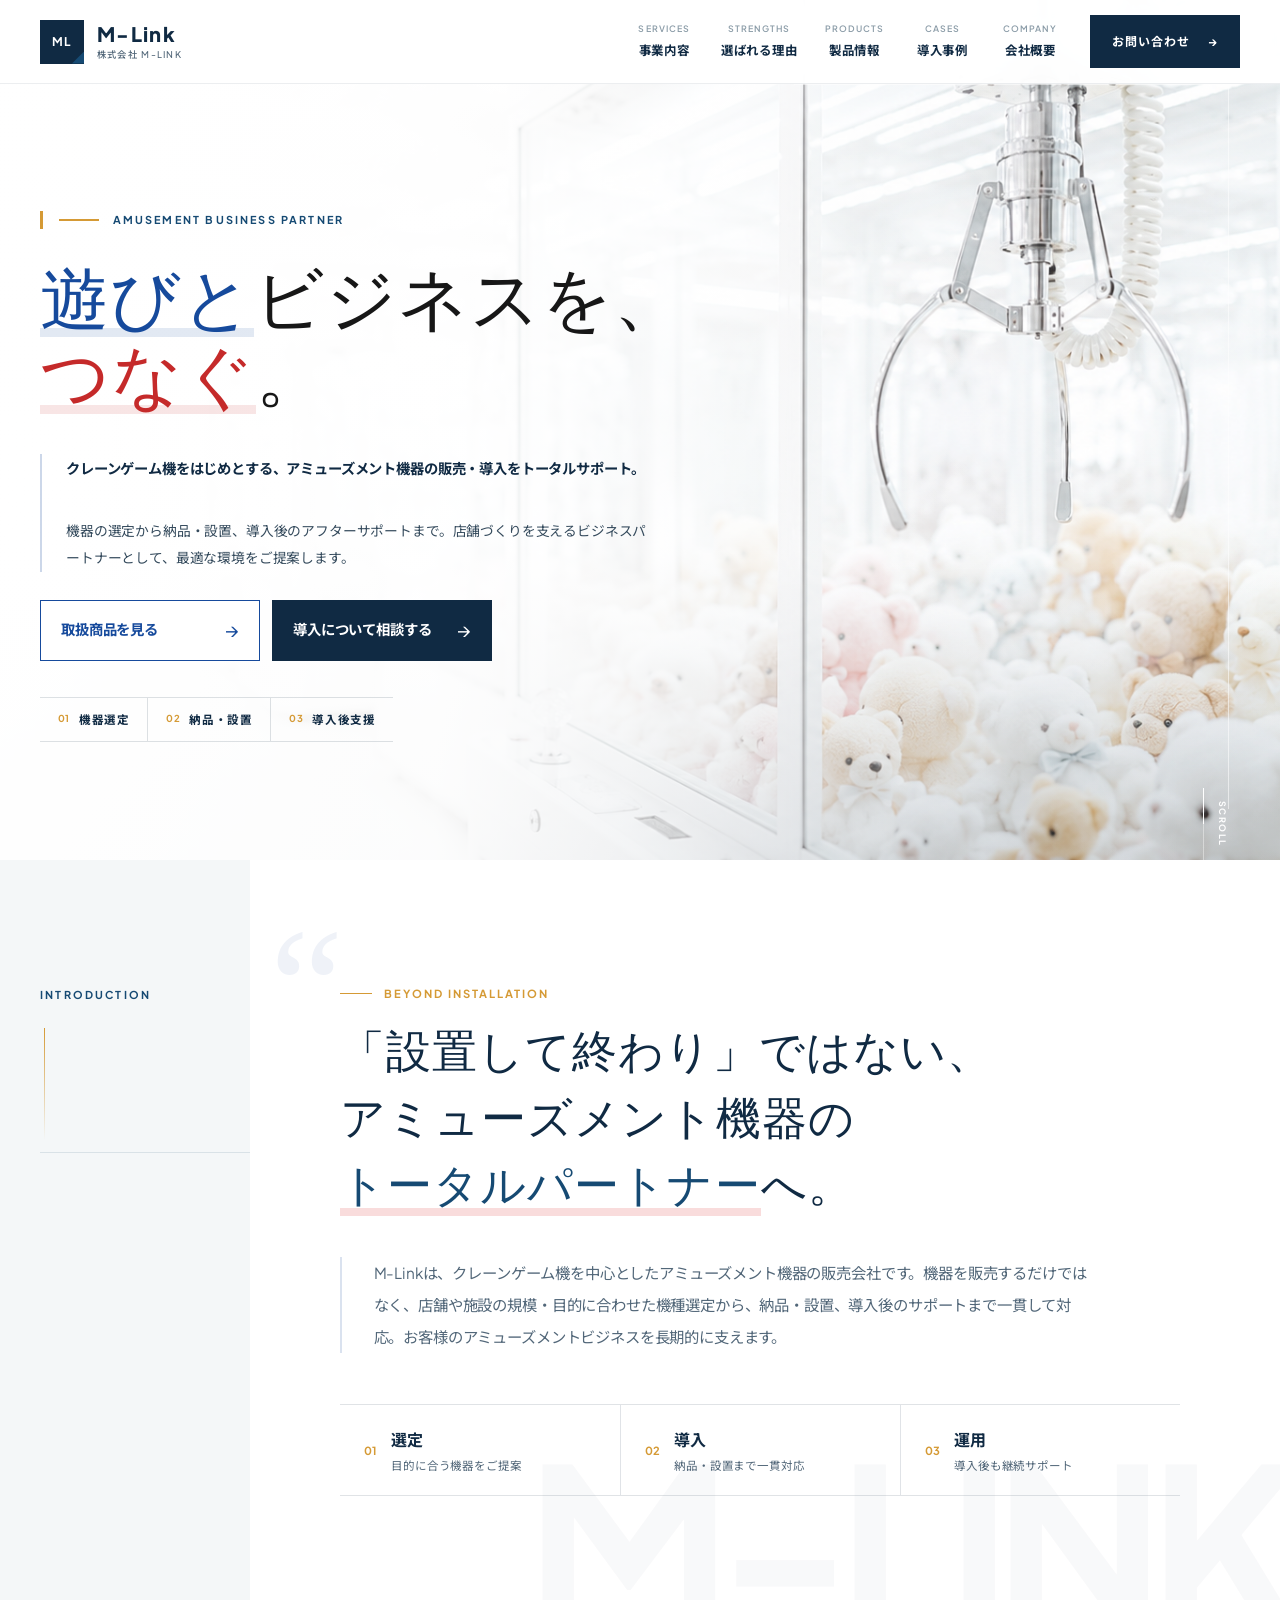
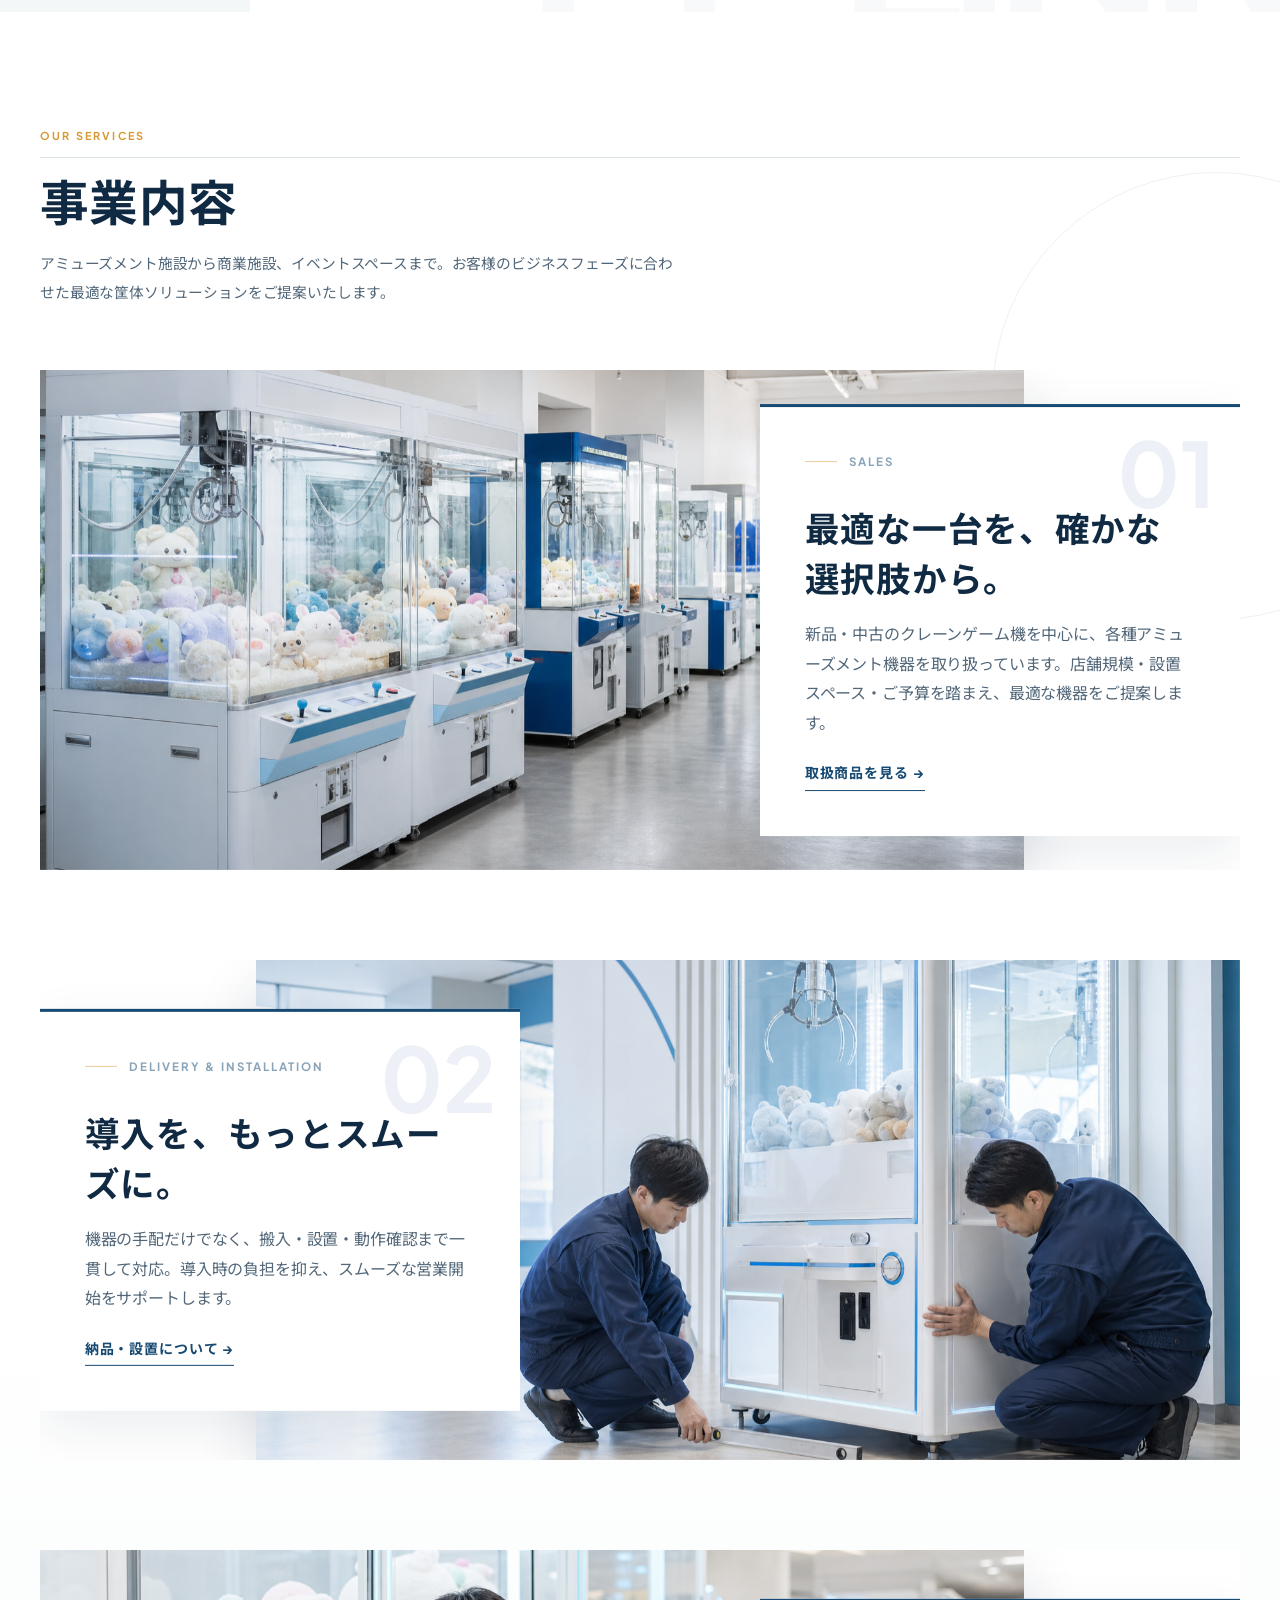
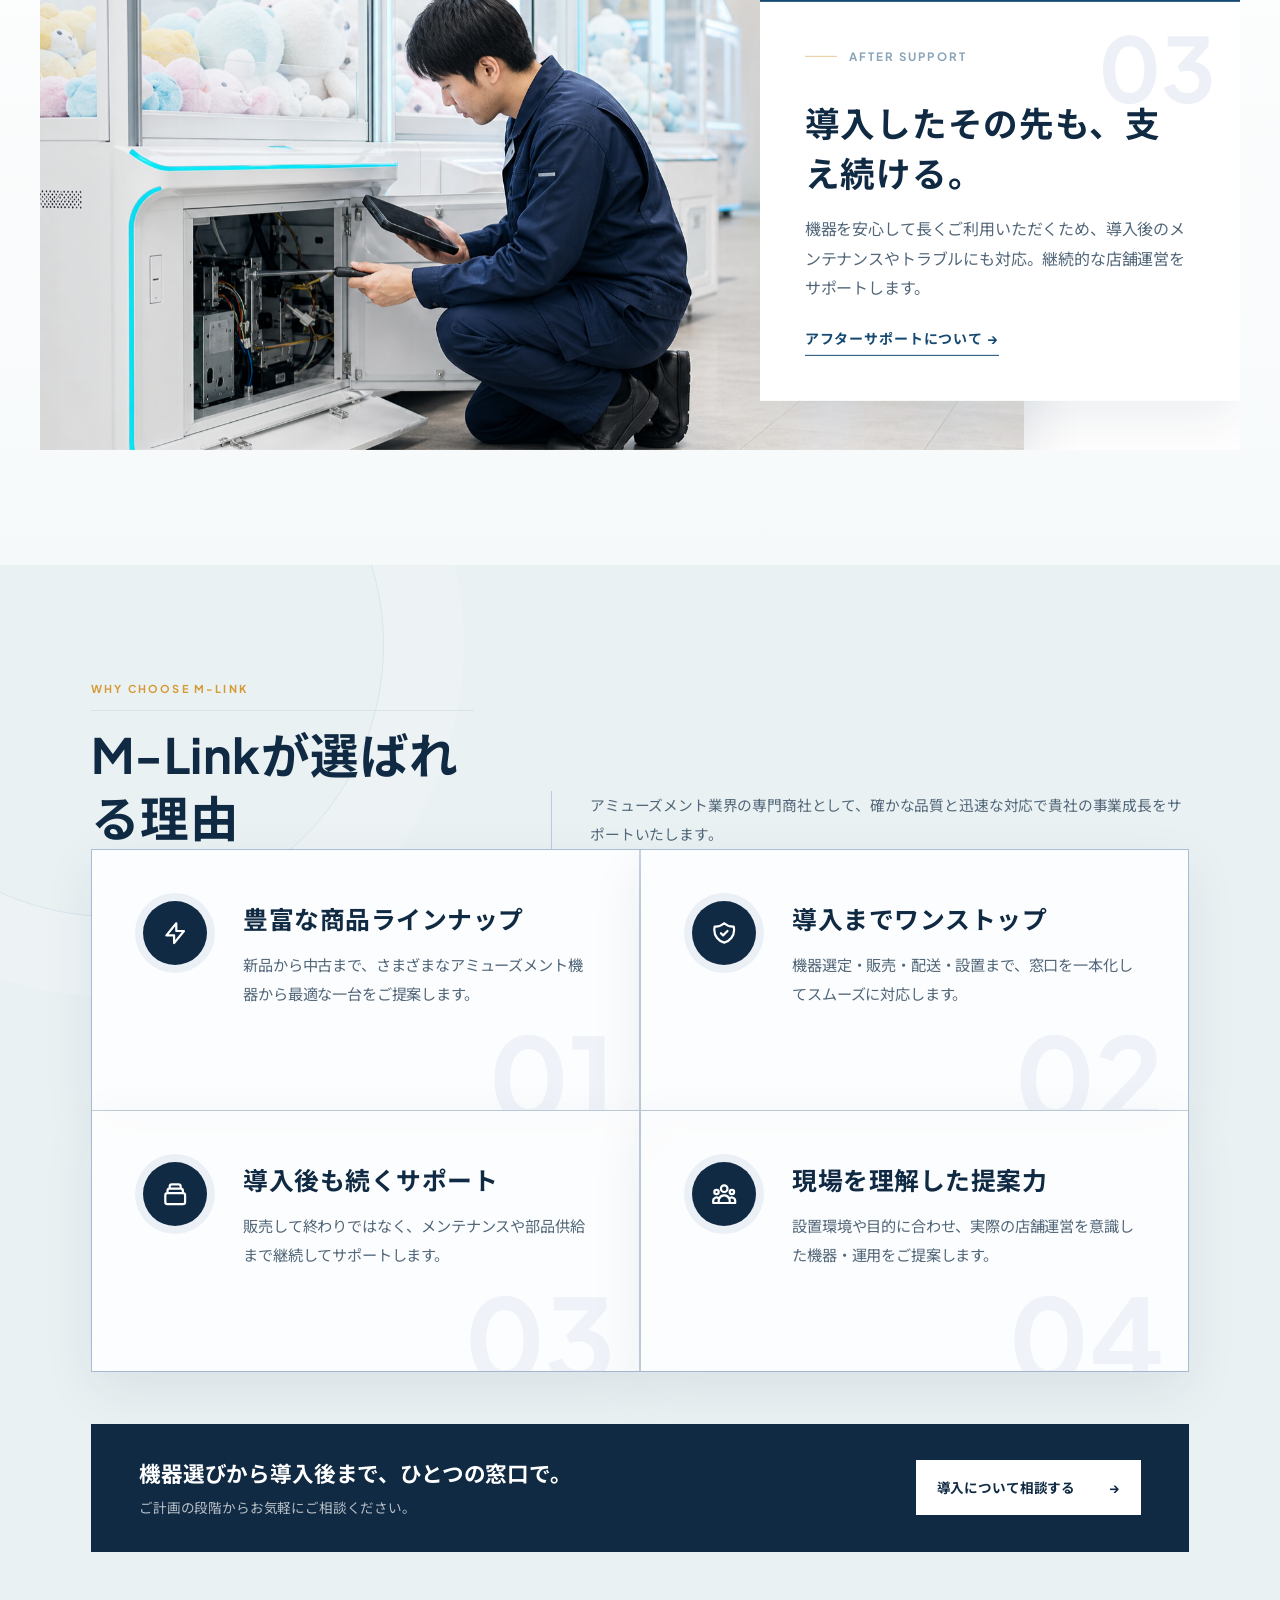
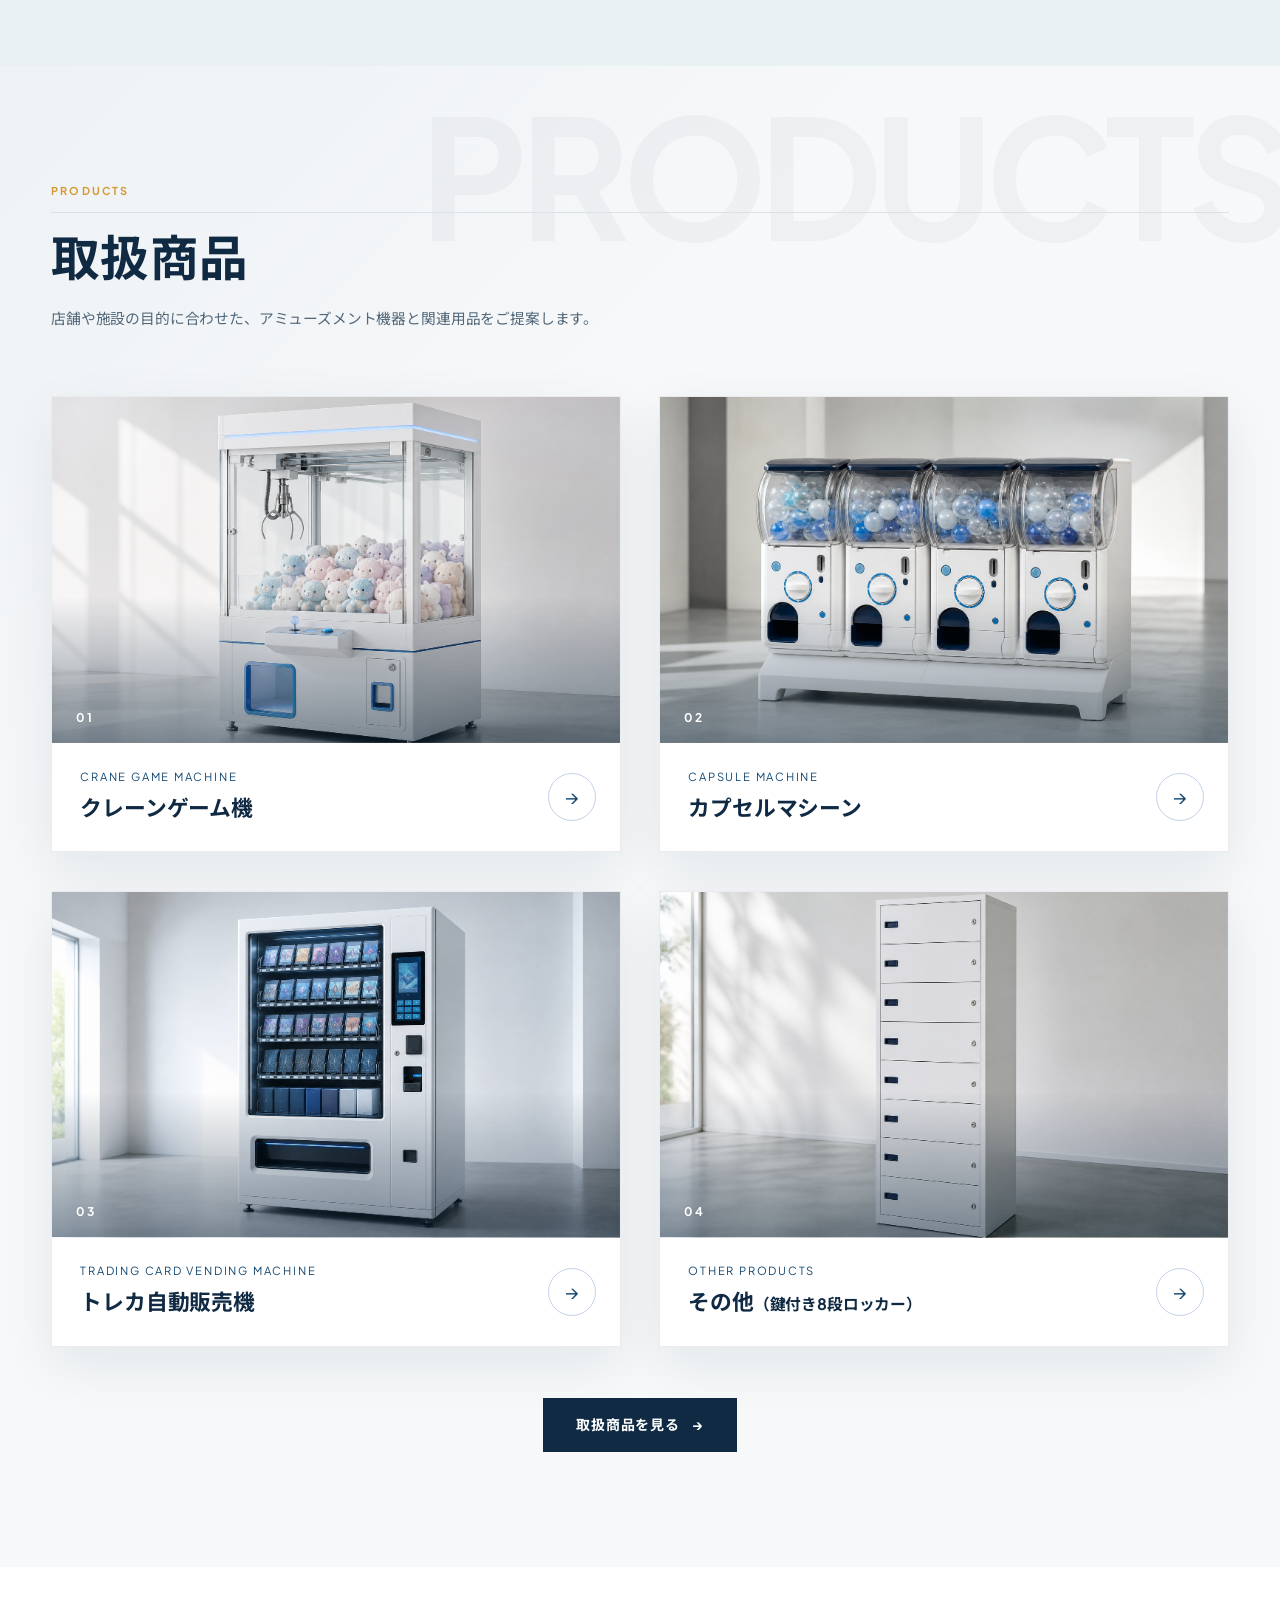
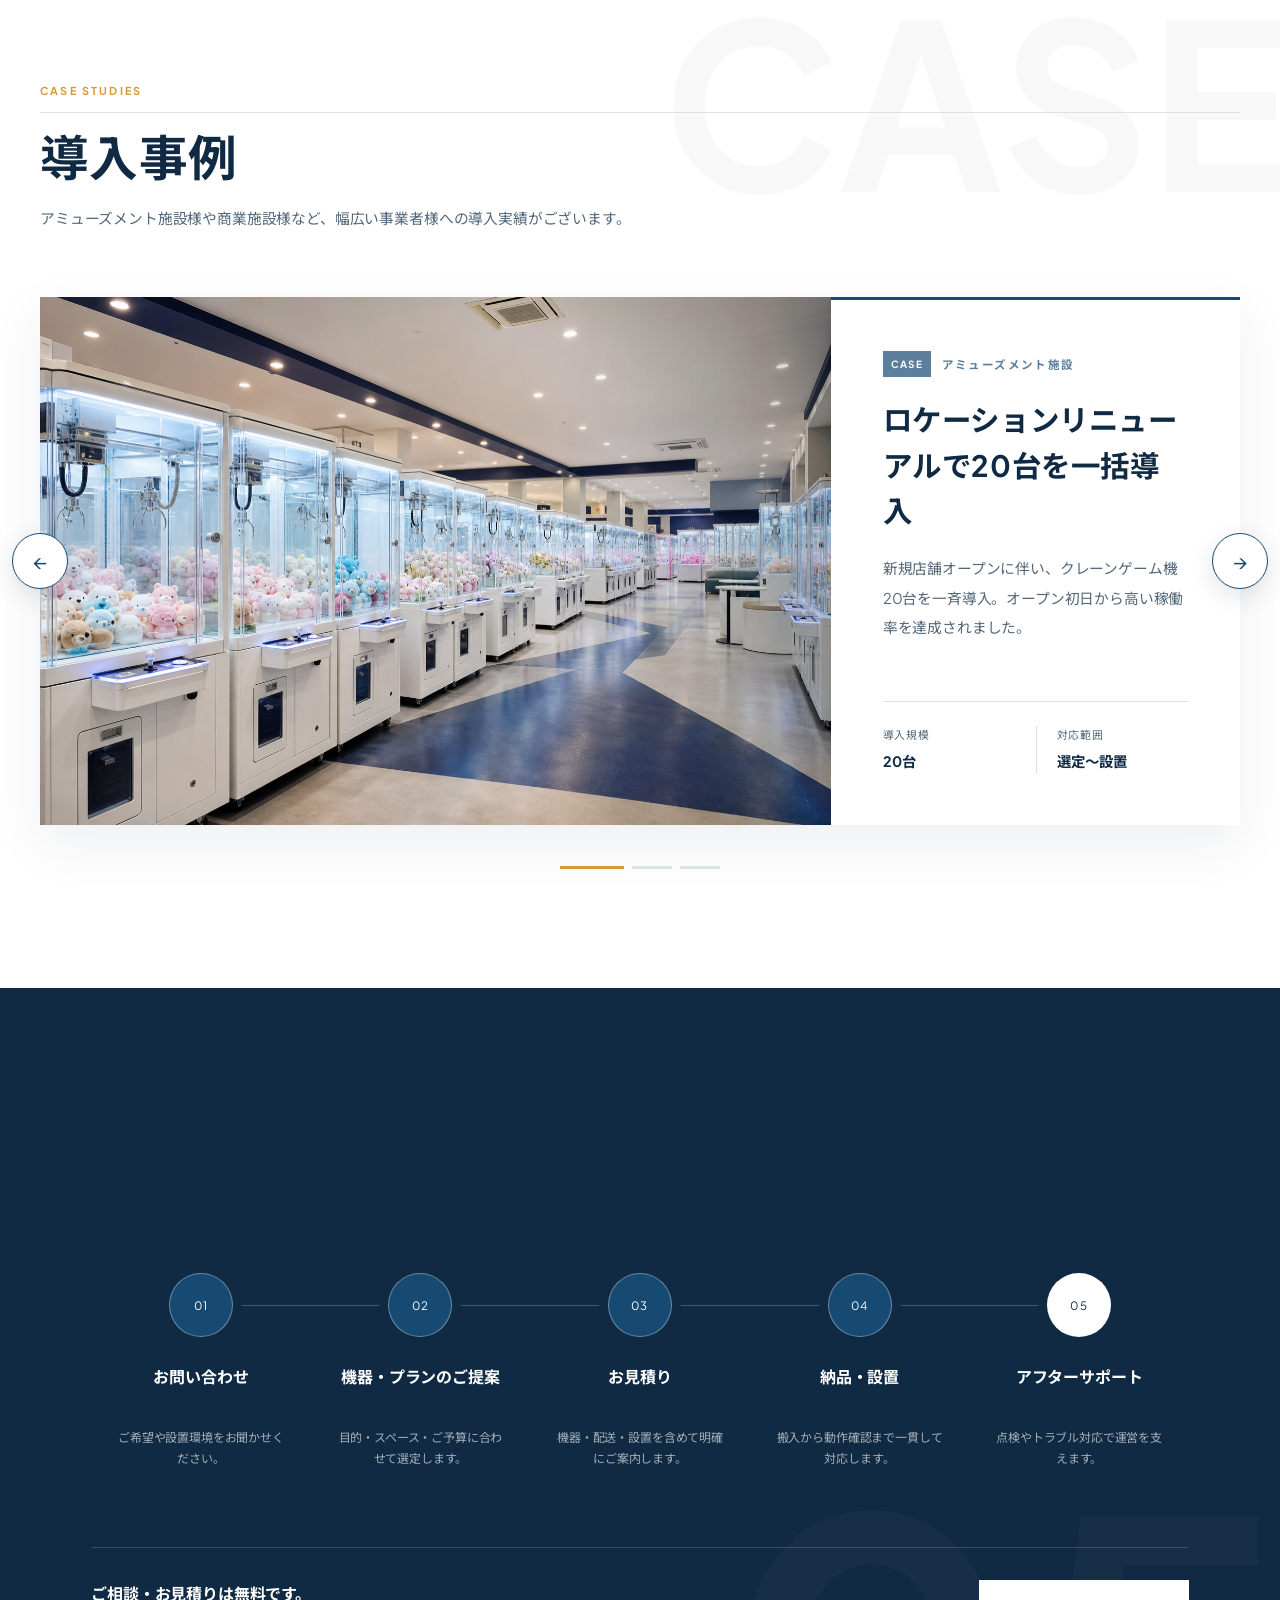
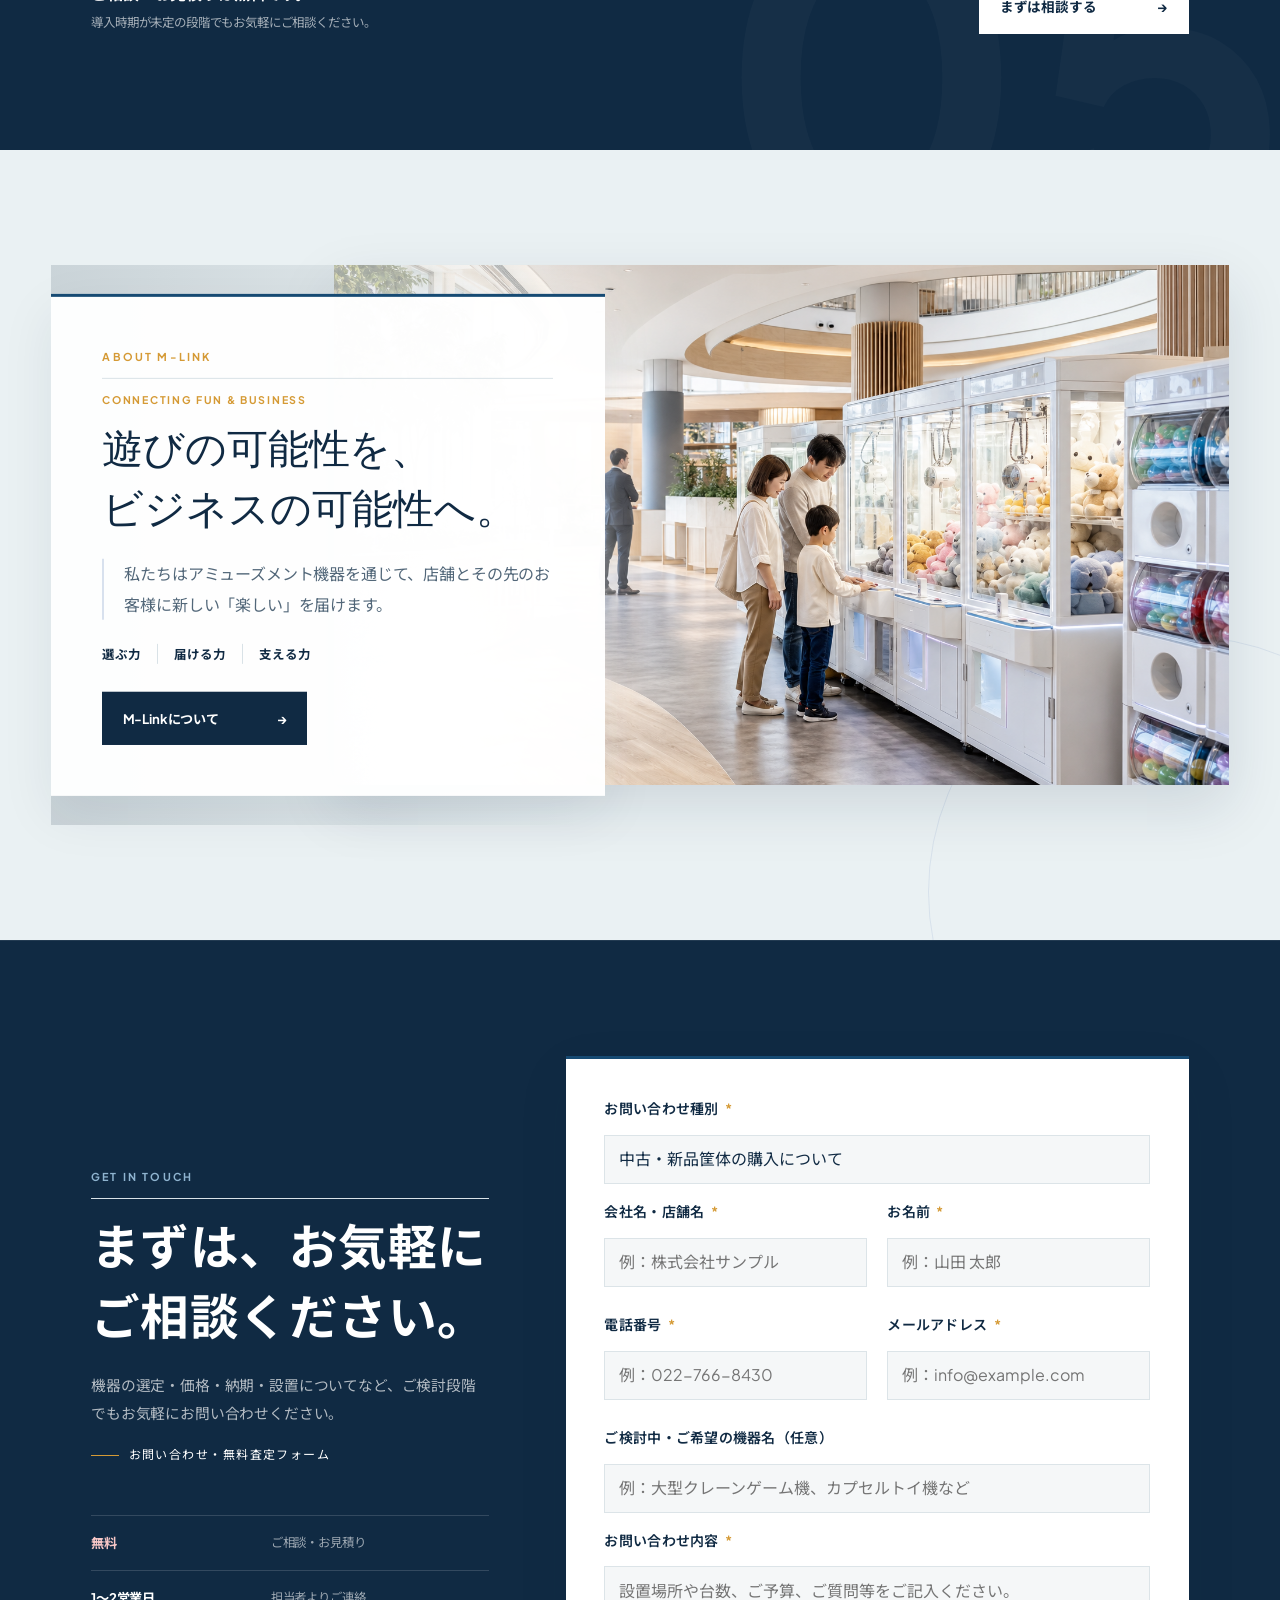
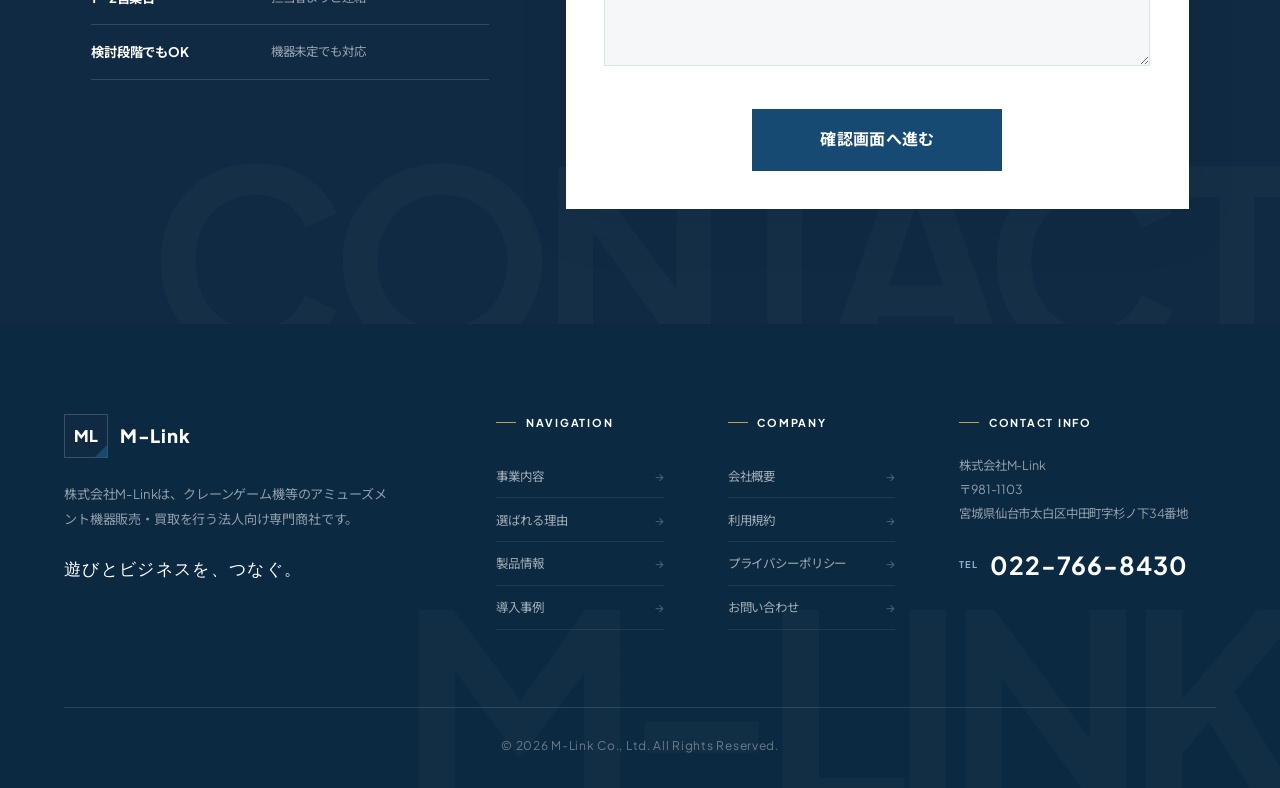
<file: index.html>
<!DOCTYPE html>
<html lang="ja">
<head>
  <meta charset="UTF-8">
  <meta name="viewport" content="width=device-width, initial-scale=1.0">
  <title>クレーンゲーム機・アミューズメント機器の販売・買取 | 株式会社M-Link</title>
  <meta name="description" content="株式会社M-Linkは宮城県仙台市を拠点に、新品・中古クレーンゲーム機等のアミューズメント機器の販売・買取を行う法人向け専門商社です。全国対応・迅速納品。">
  <meta name="keywords" content="クレーンゲーム,クレーンゲーム機,中古販売,買取販売,アミューズメント機器,仙台,法人向け">

  <!-- OGP -->
  <meta property="og:type" content="website">
  <meta property="og:title" content="株式会社M-Link | クレーンゲーム機・アミューズメント機器 販売・買取">
  <meta property="og:description" content="新品・中古クレーンゲーム機等のアミューズメント機器の販売・買取。法人・企業担当者様のご相談をお待ちしております。">
  <meta property="og:url" content="https://m-link.co.jp/">
  <meta property="og:site_name" content="株式会社M-Link">
  <meta name="twitter:card" content="summary_large_image">

  <!-- Google Fonts -->
  <link rel="preconnect" href="https://fonts.googleapis.com">
  <link rel="preconnect" href="https://fonts.gstatic.com" crossorigin>
  <link href="https://fonts.googleapis.com/css2?family=Noto+Sans+JP:wght@400;500;600;700&family=Plus+Jakarta+Sans:wght@500;600;700;800&display=swap" rel="stylesheet">

  <!-- Favicon -->
  <link rel="icon" type="image/svg+xml" href="data:image/svg+xml,<svg xmlns='http://www.w3.org/2000/svg' viewBox='0 0 32 32'><rect width='32' height='32' rx='4' fill='%231E40AF'/><text x='50%25' y='54%25' dominant-baseline='middle' text-anchor='middle' font-family='Plus Jakarta Sans,Arial' font-weight='800' font-size='14' fill='white'>ML</text></svg>">

  <!-- CSS -->
  <link rel="stylesheet" href="assets/css/reset.css">
  <link rel="stylesheet" href="assets/css/variables.css">
  <link rel="stylesheet" href="assets/css/common.css?v=20260826-3">
  <link rel="stylesheet" href="assets/css/top.css?v=20260826-3">

  <!-- JSON-LD Structured Data -->
  <script type="application/ld+json">
  {
    "@context": "https://schema.org",
    "@type": "Organization",
    "name": "株式会社M-Link",
    "alternateName": "M-Link Co., Ltd.",
    "url": "https://m-link.co.jp/",
    "address": {
      "@type": "PostalAddress",
      "addressLocality": "仙台市太白区",
      "addressRegion": "宮城県",
      "streetAddress": "中田町字杉ノ下34番地",
      "addressCountry": "JP"
    },
    "telephone": "022-766-8430",
    "foundingDate": "2016-09",
    "description": "新品・中古クレーンゲーム機等のアミューズメント機器の販売・買取"
  }
  </script>
</head>
<body>

<a class="skip-link" href="#main">本文へ移動</a>

<!-- ============================================================
     Header
     ============================================================ -->
<header class="header" id="header" role="banner">
  <div class="header__inner">
    <a href="./" class="header__logo" aria-label="株式会社M-Link トップページへ">
      <div class="header__logo-mark" aria-hidden="true"><span>ML</span></div>
      <div class="header__logo-text">
        <span class="header__logo-name">M-Link</span>
        <span class="header__logo-sub">株式会社 M-Link</span>
      </div>
    </a>
    <nav class="header__nav" aria-label="メインナビゲーション">
      <a href="#business" class="header__nav-link" data-en="Services">事業内容</a>
      <a href="#why-us" class="header__nav-link" data-en="Strengths">選ばれる理由</a>
      <a href="products/" class="header__nav-link" data-en="Products">製品情報</a>
      <a href="#case-study" class="header__nav-link" data-en="Cases">導入事例</a>
      <a href="company/" class="header__nav-link" data-en="Company">会社概要</a>
      <a href="#contact-form-section" class="btn btn--primary header__nav-cta">お問い合わせ</a>
    </nav>
    <button class="header__hamburger" id="hamburger" aria-label="メニューを開く" aria-expanded="false" aria-controls="mobile-nav">
      <span></span><span></span><span></span>
    </button>
  </div>
</header>

<nav class="header__mobile-nav" id="mobile-nav" aria-label="モバイルナビゲーション">
  <a href="#business" class="header__mobile-nav-link">事業内容</a>
  <a href="#why-us" class="header__mobile-nav-link">選ばれる理由</a>
  <a href="products/" class="header__mobile-nav-link">製品情報</a>
  <a href="#case-study" class="header__mobile-nav-link">導入事例</a>
  <a href="company/" class="header__mobile-nav-link">会社概要</a>
  <div class="header__mobile-nav-cta"><a href="#contact-form-section" class="btn btn--accent btn--lg" style="width:100%;">お問い合わせはこちら</a></div>
</nav>

<main id="main">
  <section class="hero" aria-label="ファーストビュー">
    <div class="hero__container">
      <div class="hero__content fade-up active">
        <span class="hero__eyebrow">Amusement Business Partner</span>
        <h1 class="hero__title">
          <span class="hero__title-line"><span class="hero__title-blue">遊びと</span>ビジネスを、</span>
          <span class="hero__title-line"><span class="hero__title-red">つなぐ</span>。</span>
        </h1>
        <p class="hero__desc"><strong>クレーンゲーム機をはじめとする、アミューズメント機器の販売・導入をトータルサポート。</strong><br>機器の選定から納品・設置、導入後のアフターサポートまで。店舗づくりを支えるビジネスパートナーとして、最適な環境をご提案します。</p>
        <div class="hero__links">
          <a href="products/" class="hero__about-link">取扱商品を見る <span aria-hidden="true">→</span></a>
          <a href="#contact-form-section" class="hero__about-link hero__about-link--filled">導入について相談する <span aria-hidden="true">→</span></a>
        </div>
        <ul class="hero__features" aria-label="M-Linkの対応領域"><li><span>01</span>機器選定</li><li><span>02</span>納品・設置</li><li><span>03</span>導入後支援</li></ul>
      </div>
    </div>
    <a href="#introduction" class="hero__scroll" aria-label="Introductionへスクロール"><span>Scroll</span><i aria-hidden="true"></i></a>
  </section>

  <section class="introduction section" id="introduction" aria-labelledby="introduction-title">
    <div class="introduction__inner">
      <div class="introduction__label section-en">Introduction</div>
      <div class="introduction__content">
        <span class="introduction__eyebrow">Beyond Installation</span>
        <h2 class="introduction__title" id="introduction-title">「設置して終わり」ではない、<br>アミューズメント機器の<br><em>トータルパートナー</em>へ。</h2>
        <p class="introduction__text">M-Linkは、クレーンゲーム機を中心としたアミューズメント機器の販売会社です。機器を販売するだけではなく、店舗や施設の規模・目的に合わせた機種選定から、納品・設置、導入後のサポートまで一貫して対応。お客様のアミューズメントビジネスを長期的に支えます。</p>
        <ul class="introduction__points" aria-label="M-Linkの対応領域">
          <li><span>01</span><strong>選定</strong><small>目的に合う機器をご提案</small></li>
          <li><span>02</span><strong>導入</strong><small>納品・設置まで一貫対応</small></li>
          <li><span>03</span><strong>運用</strong><small>導入後も継続サポート</small></li>
        </ul>
      </div>
    </div>
  </section>

  <!-- ── [03] Business ── -->
  <section class="business section" id="business" aria-labelledby="business-title">
    <div class="container">

      <div class="section-header section-header--center fade-up">
        <span class="section-en">Our Services</span>
        <h2 class="section-title" id="business-title">事業内容</h2>
        <p class="section-lead">アミューズメント施設から商業施設、イベントスペースまで。お客様のビジネスフェーズに合わせた最適な筐体ソリューションをご提案いたします。</p>
      </div>

      <div class="business-grid">

        <!-- 中古筐体販売 -->
        <div class="business-card fade-up delay-1" role="article">
          <div class="business-card__img-wrap">
            <img
              src="assets/images/top/business_sales_generated.png"
              alt="中古クレーンゲーム機の在庫"
              width="1536"
              height="1024"
              loading="lazy"
            >
          </div>
          <div class="business-card__body">
            <span class="business-card__number" aria-hidden="true">SALES</span>
            <h3 class="business-card__title">最適な一台を、確かな選択肢から。</h3>
            <p class="business-card__desc">新品・中古のクレーンゲーム機を中心に、各種アミューズメント機器を取り扱っています。店舗規模・設置スペース・ご予算を踏まえ、最適な機器をご提案します。</p>
            <a href="products/" class="link-arrow" id="biz-used-link">取扱商品を見る</a>
          </div>
        </div>

        <!-- 新品筐体販売 -->
        <div class="business-card fade-up delay-2" role="article">
          <div class="business-card__img-wrap">
            <img
              src="assets/images/top/business_installation_generated.png"
              alt="新品クレーンゲーム機"
              width="1536"
              height="1024"
              loading="lazy"
            >
          </div>
          <div class="business-card__body">
            <span class="business-card__number" aria-hidden="true">DELIVERY & INSTALLATION</span>
            <h3 class="business-card__title">導入を、もっとスムーズに。</h3>
            <p class="business-card__desc">機器の手配だけでなく、搬入・設置・動作確認まで一貫して対応。導入時の負担を抑え、スムーズな営業開始をサポートします。</p>
            <a href="#contact-form-section" class="link-arrow" id="biz-new-link">納品・設置について</a>
          </div>
        </div>

        <!-- 買取・保守サービス -->
        <div class="business-card fade-up delay-3" role="article">
          <div class="business-card__img-wrap">
            <img
              src="assets/images/top/business_support_generated.png"
              alt="クレーンゲーム機の買取・点検メンテナンス"
              width="1536"
              height="1024"
              loading="lazy"
            >
          </div>
          <div class="business-card__body">
            <span class="business-card__number" aria-hidden="true">AFTER SUPPORT</span>
            <h3 class="business-card__title">導入したその先も、支え続ける。</h3>
            <p class="business-card__desc">機器を安心して長くご利用いただくため、導入後のメンテナンスやトラブルにも対応。継続的な店舗運営をサポートします。</p>
            <a href="#contact-form-section" class="link-arrow" id="biz-service-link">アフターサポートについて</a>
          </div>
        </div>

      </div>
    </div>
  </section>

  <!-- ── [04] Why Choose Us (強み) ── -->
  <section class="why-us section" id="why-us" aria-labelledby="why-title">
    <div class="container">
      <div class="section-header section-header--center fade-up">
        <span class="section-en">Why Choose M-Link</span>
        <h2 class="section-title" id="why-title">M-Linkが選ばれる理由</h2>
        <p class="section-lead">アミューズメント業界の専門商社として、確かな品質と迅速な対応で貴社の事業成長をサポートいたします。</p>
      </div>

      <div class="why-grid">
        
        <div class="why-card fade-up delay-1">
          <div class="why-icon">
            <svg fill="none" viewBox="0 0 24 24" stroke="currentColor"><path stroke-linecap="round" stroke-linejoin="round" stroke-width="2" d="M13 10V3L4 14h7v7l9-11h-7z"/></svg>
          </div>
          <h3 class="why-card__title">豊富な商品ラインナップ</h3>
          <p class="why-card__desc">新品から中古まで、さまざまなアミューズメント機器から最適な一台をご提案します。</p>
        </div>

        <div class="why-card fade-up delay-2">
          <div class="why-icon">
            <svg fill="none" viewBox="0 0 24 24" stroke="currentColor"><path stroke-linecap="round" stroke-linejoin="round" stroke-width="2" d="M9 12l2 2 4-4m5.618-4.016A11.955 11.955 0 0112 2.944a11.955 11.955 0 01-8.618 3.04A12.02 12.02 0 003 9c0 5.591 3.824 10.29 9 11.622 5.176-1.332 9-6.03 9-11.622 0-1.042-.133-2.052-.382-3.016z"/></svg>
          </div>
          <h3 class="why-card__title">導入までワンストップ</h3>
          <p class="why-card__desc">機器選定・販売・配送・設置まで、窓口を一本化してスムーズに対応します。</p>
        </div>

        <div class="why-card fade-up delay-3">
          <div class="why-icon">
            <svg fill="none" viewBox="0 0 24 24" stroke="currentColor"><path stroke-linecap="round" stroke-linejoin="round" stroke-width="2" d="M19 11H5m14 0a2 2 0 012 2v6a2 2 0 01-2 2H5a2 2 0 01-2-2v-6a2 2 0 012-2m14 0V9a2 2 0 00-2-2M5 11V9a2 2 0 012-2m0 0V5a2 2 0 012-2h6a2 2 0 012 2v2M7 7h10"/></svg>
          </div>
          <h3 class="why-card__title">導入後も続くサポート</h3>
          <p class="why-card__desc">販売して終わりではなく、メンテナンスや部品供給まで継続してサポートします。</p>
        </div>

        <div class="why-card fade-up delay-4">
          <div class="why-icon">
            <svg fill="none" viewBox="0 0 24 24" stroke="currentColor"><path stroke-linecap="round" stroke-linejoin="round" stroke-width="2" d="M17 20h5v-2a3 3 0 00-5.356-1.857M17 20H7m10 0v-2c0-.656-.126-1.283-.356-1.857M7 20H2v-2a3 3 0 015.356-1.857M7 20v-2c0-.656.126-1.283.356-1.857m0 0a5.002 5.002 0 019.288 0M15 7a3 3 0 11-6 0 3 3 0 016 0zm6 3a2 2 0 11-4 0 2 2 0 014 0zM7 10a2 2 0 11-4 0 2 2 0 014 0z"/></svg>
          </div>
          <h3 class="why-card__title">現場を理解した提案力</h3>
          <p class="why-card__desc">設置環境や目的に合わせ、実際の店舗運営を意識した機器・運用をご提案します。</p>
        </div>

      </div>

      <div class="why-us__footer fade-up">
        <p><strong>機器選びから導入後まで、ひとつの窓口で。</strong><span>ご計画の段階からお気軽にご相談ください。</span></p>
        <a href="#contact-form-section" class="why-us__cta">導入について相談する <span aria-hidden="true">→</span></a>
      </div>
    </div>
  </section>

  <section class="products-intro section" id="products" aria-labelledby="products-title">
    <div class="section-header section-header--center fade-up">
      <span class="section-en">Products</span>
      <h2 class="section-title" id="products-title">取扱商品</h2>
      <p class="section-lead">店舗や施設の目的に合わせた、アミューズメント機器と関連用品をご提案します。</p>
    </div>
    <div class="products-intro__grid">
      <a class="product-tile" href="products/"><img src="assets/images/top/product_crane_generated.png" alt="クレーンゲーム機" width="1536" height="1024" loading="lazy"><span class="product-tile__en">Crane Game Machine</span><strong>クレーンゲーム機</strong><span class="product-tile__arrow" aria-hidden="true">→</span></a>
      <a class="product-tile" href="#contact-form-section"><img src="assets/images/top/product_capsule_generated.png" alt="カプセルマシーン" width="1536" height="1024" loading="lazy"><span class="product-tile__en">Capsule Machine</span><strong>カプセルマシーン</strong><span class="product-tile__arrow" aria-hidden="true">→</span></a>
      <a class="product-tile" href="#contact-form-section"><img src="assets/images/top/product_trading_card_vending_generated.png" alt="トレカ自動販売機" width="1536" height="1024" loading="lazy"><span class="product-tile__en">Trading Card Vending Machine</span><strong>トレカ自動販売機</strong><span class="product-tile__arrow" aria-hidden="true">→</span></a>
      <a class="product-tile" href="#contact-form-section"><img src="assets/images/top/product_locker_generated.png" alt="鍵付き8段ロッカー" width="1536" height="1024" loading="lazy"><span class="product-tile__en">Other Products</span><strong>その他<small>（鍵付き8段ロッカー）</small></strong><span class="product-tile__arrow" aria-hidden="true">→</span></a>
    </div>
    <div class="products-intro__cta"><a class="link-arrow" href="products/">取扱商品を見る</a></div>
  </section>

  <!-- ── [05] Case Studies (導入事例) ── -->
  <section class="section" id="case-study" aria-labelledby="case-title">
    <div class="container">
      <div class="section-header section-header--center fade-up">
        <span class="section-en">Case Studies</span>
        <h2 class="section-title" id="case-title">導入事例</h2>
        <p class="section-lead">アミューズメント施設様や商業施設様など、幅広い事業者様への導入実績がございます。</p>
      </div>

      <div class="case-slider" data-case-slider>
        <button class="case-slider__button case-slider__button--prev" type="button" aria-label="前の導入事例へ">←</button>
        <div class="case-slider__viewport">
          <div class="case-slider__track">
        <div class="case-card">
          <div class="case-card__img-wrap">
            <img src="assets/images/top/case_large_arcade_generated.png" alt="クレーンゲーム機20台を導入した大型アミューズメント施設" width="1536" height="1024" loading="lazy">
          </div>
          <div class="case-card__body">
            <span class="case-card__tag">アミューズメント施設</span>
            <h3 class="case-card__title">ロケーションリニューアルで20台を一括導入</h3>
            <p class="case-card__desc">新規店舗オープンに伴い、クレーンゲーム機20台を一斉導入。オープン初日から高い稼働率を達成されました。</p>
            <div class="case-card__result"><span>導入規模<strong>20台</strong></span><span>対応範囲<strong>選定〜設置</strong></span></div>
          </div>
        </div>

        <div class="case-card">
          <div class="case-card__img-wrap">
            <img src="assets/images/top/case_shopping_mall_generated.png" alt="ショッピングモール内のファミリー向けアミューズメントコーナー" width="1536" height="1024" loading="lazy">
          </div>
          <div class="case-card__body">
            <span class="case-card__tag">商業施設</span>
            <h3 class="case-card__title">ショッピングモール内キッズスペースの集客増設</h3>
            <p class="case-card__desc">ファミリー層の滞在時間延伸と店舗売上向上に貢献。省スペースモデルの導入で効率的な運営を実現。</p>
            <div class="case-card__result"><span>導入目的<strong>集客向上</strong></span><span>導入機器<strong>省スペース型</strong></span></div>
          </div>
        </div>

        <div class="case-card">
          <div class="case-card__img-wrap">
            <img src="assets/images/top/case_leisure_refurbished_generated.png" alt="整備済み中古筐体を導入した複合レジャー施設" width="1536" height="1024" loading="lazy">
          </div>
          <div class="case-card__body">
            <span class="case-card__tag">複合レジャー</span>
            <h3 class="case-card__title">高品質中古筐体による初期投資抑制事例</h3>
            <p class="case-card__desc">初期コストを抑えるため高品質中古筐体をご提案。定期点検・アフターサポートにより安定稼働中。</p>
            <div class="case-card__result"><span>導入目的<strong>コスト最適化</strong></span><span>サポート<strong>定期点検</strong></span></div>
          </div>
        </div>
          </div>
        </div>
        <button class="case-slider__button case-slider__button--next" type="button" aria-label="次の導入事例へ">→</button>
        <div class="case-slider__dots" aria-label="導入事例の選択"></div>
      </div>
    </div>
  </section>

  <section class="flow section" id="flow" aria-labelledby="flow-title">
    <div class="container">
      <div class="section-header section-header--center fade-up">
        <span class="section-en">Flow</span>
        <h2 class="section-title" id="flow-title">導入までの流れ</h2>
      </div>
      <ol class="flow__list">
        <li><span>01</span><strong>お問い合わせ</strong><small>ご希望や設置環境をお聞かせください。</small></li>
        <li><span>02</span><strong>機器・プランのご提案</strong><small>目的・スペース・ご予算に合わせて選定します。</small></li>
        <li><span>03</span><strong>お見積り</strong><small>機器・配送・設置を含めて明確にご案内します。</small></li>
        <li><span>04</span><strong>納品・設置</strong><small>搬入から動作確認まで一貫して対応します。</small></li>
        <li><span>05</span><strong>アフターサポート</strong><small>点検やトラブル対応で運営を支えます。</small></li>
      </ol>
      <div class="flow__footer"><p>ご相談・お見積りは無料です。<br><small>導入時期が未定の段階でもお気軽にご相談ください。</small></p><a href="#contact-form-section">まずは相談する <span aria-hidden="true">→</span></a></div>
    </div>
  </section>

  <section class="company-intro section" id="company-intro" aria-labelledby="company-intro-title">
    <div class="company-intro__inner">
      <div class="company-intro__visual"><img src="assets/images/top/about_mlink_generated.png" alt="アミューズメント機器を楽しむ家族と商業施設の空間" width="1536" height="1024" loading="lazy"></div>
      <div class="company-intro__content">
        <span class="section-en">About M-Link</span>
        <span class="company-intro__eyebrow">Connecting Fun &amp; Business</span>
        <h2 class="company-intro__title" id="company-intro-title">遊びの可能性を、<br>ビジネスの可能性へ。</h2>
        <p>私たちはアミューズメント機器を通じて、店舗とその先のお客様に新しい「楽しい」を届けます。</p>
        <ul class="company-intro__values" aria-label="M-Linkが大切にすること"><li>選ぶ力</li><li>届ける力</li><li>支える力</li></ul>
        <a href="company/" class="company-intro__link">M-Linkについて <span aria-hidden="true">→</span></a>
      </div>
    </div>
  </section>

  <!-- ── [06] Contact Form (お問い合わせ) ── -->
  <section class="contact-section section" id="contact-form-section" aria-labelledby="contact-title">
    <div class="container">
      <div class="contact-layout">
      <div class="section-header section-header--center fade-up">
        <span class="section-en">Get in Touch</span>
        <h2 class="section-title" id="contact-title">まずは、お気軽にご相談ください。</h2>
        <p class="section-lead">機器の選定・価格・納期・設置についてなど、ご検討段階でもお気軽にお問い合わせください。<br><small>お問い合わせ・無料査定フォーム</small></p>
        <ul class="contact-assurance" aria-label="お問い合わせについて"><li><strong>無料</strong><span>ご相談・お見積り</span></li><li><strong>1〜2営業日</strong><span>担当者よりご連絡</span></li><li><strong>検討段階でもOK</strong><span>機器未定でも対応</span></li></ul>
      </div>

      <div class="contact-box fade-up">
        <form id="contact-form" novalidate>
          
          <!-- Step 1: 入力 -->
          <div id="form-step-input" style="display:block;">
            <div class="form-grid">
              
              <div class="form-group form-group--full">
                <label for="f-type" class="form-label">お問い合わせ種別 <span class="req">*</span></label>
                <select id="f-type" class="form-select">
                  <option value="buy">中古・新品筐体の購入について</option>
                  <option value="sell">筐体の高価買取・査定依頼</option>
                  <option value="repair">修理・点検・パーツ調達</option>
                  <option value="other">その他全般のご相談</option>
                </select>
              </div>

              <div class="form-group">
                <label for="f-company" class="form-label">会社名・店舗名 <span class="req">*</span></label>
                <input type="text" id="f-company" class="form-input" placeholder="例：株式会社サンプル">
                <span class="error-msg" id="f-company-error" style="color:var(--color-accent); font-size:12px; margin-top:4px;"></span>
              </div>

              <div class="form-group">
                <label for="f-name" class="form-label">お名前 <span class="req">*</span></label>
                <input type="text" id="f-name" class="form-input" placeholder="例：山田 太郎">
                <span class="error-msg" id="f-name-error" style="color:var(--color-accent); font-size:12px; margin-top:4px;"></span>
              </div>

              <div class="form-group">
                <label for="f-tel" class="form-label">電話番号 <span class="req">*</span></label>
                <input type="tel" id="f-tel" class="form-input" placeholder="例：022-766-8430">
                <span class="error-msg" id="f-tel-error" style="color:var(--color-accent); font-size:12px; margin-top:4px;"></span>
              </div>

              <div class="form-group">
                <label for="f-email" class="form-label">メールアドレス <span class="req">*</span></label>
                <input type="email" id="f-email" class="form-input" placeholder="例：info@example.com">
                <span class="error-msg" id="f-email-error" style="color:var(--color-accent); font-size:12px; margin-top:4px;"></span>
              </div>

              <div class="form-group form-group--full">
                <label for="f-product" class="form-label">ご検討中・ご希望の機器名（任意）</label>
                <input type="text" id="f-product" class="form-input" placeholder="例：大型クレーンゲーム機、カプセルトイ機など">
              </div>

              <div class="form-group form-group--full">
                <label for="f-content" class="form-label">お問い合わせ内容 <span class="req">*</span></label>
                <textarea id="f-content" class="form-textarea" placeholder="設置場所や台数、ご予算、ご質問等をご記入ください。"></textarea>
                <span class="error-msg" id="f-content-error" style="color:var(--color-accent); font-size:12px; margin-top:4px;"></span>
              </div>

            </div>

            <div style="text-align: center; margin-top: 2rem;">
              <button type="button" id="btn-to-confirm" class="btn btn--primary btn--lg" style="min-width: 220px;">
                確認画面へ進む
              </button>
            </div>
          </div>

          <!-- Step 2: 確認 -->
          <div id="form-step-confirm" style="display:none;">
            <h3 style="font-size:16px; font-weight:700; color:#FFF; margin-bottom:1.25rem; text-align:center;">入力内容の確認</h3>
            <table style="width:100%; border-collapse:collapse; margin-bottom:1.5rem;">
              <tbody id="confirm-body"></tbody>
            </table>
            <div style="display:flex; justify-content:center; gap:1rem; flex-wrap:wrap;">
              <button type="button" id="btn-back" class="btn btn--outline-white">修正する</button>
              <button type="button" id="btn-submit" class="btn btn--primary btn--lg">送信する</button>
            </div>
          </div>

          <!-- Step 3: 完了 -->
          <div id="form-step-complete" style="display:none; text-align:center; padding: 2rem 0;">
            <h3 style="font-size:20px; font-weight:700; color:#FFF; margin-bottom:0.75rem;">お問い合わせを受け付けました</h3>
            <p style="color:#94A3B8; font-size:14px; line-height:1.7; max-width:480px; margin:0 auto 1.5rem;">
              ご入力いただいた内容を確認し、担当者より1〜2営業日以内にご連絡させていただきます。
            </p>
            <a href="./" class="btn btn--outline-white">トップページへ戻る</a>
          </div>

        </form>
      </div>
      </div>
    </div>
  </section>

</main>

<button class="page-top" type="button" aria-label="ページ上部へ戻る">
  <svg aria-hidden="true" viewBox="0 0 24 24" fill="none" stroke="currentColor" stroke-width="1.8">
    <path stroke-linecap="round" stroke-linejoin="round" d="M12 19V5m0 0L6 11m6-6 6 6"/>
  </svg>
</button>

<!-- ============================================================
     Footer
     ============================================================ -->
<footer class="footer" role="contentinfo">
  <div class="container">
    <div class="footer__grid">
      
      <div>
        <a href="./" class="footer__logo">
          <div class="header__logo-mark" style="width:34px; height:34px; font-size:0.85rem;">ML</div>
          <span style="font-family:var(--font-en); font-size:1.15rem; font-weight:800;">M-Link</span>
        </a>
        <p class="footer__desc">
          株式会社M-Linkは、クレーンゲーム機等のアミューズメント機器販売・買取を行う法人向け専門商社です。
        </p>
        <p class="footer__brand-tagline">遊びとビジネスを、つなぐ。</p>
      </div>

      <div>
        <h4 class="footer__title">Navigation</h4>
        <ul class="footer__links">
          <li><a href="#business">事業内容</a></li>
          <li><a href="#why-us">選ばれる理由</a></li>
          <li><a href="products/">製品情報</a></li>
          <li><a href="#case-study">導入事例</a></li>
        </ul>
      </div>

      <div>
        <h4 class="footer__title">Company</h4>
        <ul class="footer__links">
          <li><a href="company/">会社概要</a></li>
          <li><a href="terms/">利用規約</a></li>
          <li><a href="privacy/">プライバシーポリシー</a></li>
          <li><a href="#contact-form-section">お問い合わせ</a></li>
        </ul>
      </div>

      <div>
        <h4 class="footer__title">Contact Info</h4>
        <address class="footer__contact">
          株式会社M-Link<br>
          〒981-1103<br>
          宮城県仙台市太白区中田町字杉ノ下34番地<br>
          <a href="tel:0227668430">022-766-8430</a>
        </address>
      </div>

    </div>

    <div class="footer__bottom">
      <p class="footer__copyright">&copy; 2026 M-Link Co., Ltd. All Rights Reserved.</p>
    </div>
  </div>
</footer>

<!-- JS -->
<script src="assets/js/components.js" defer></script>
<script src="assets/js/main.js" defer></script>

</body>
</html>
</file>
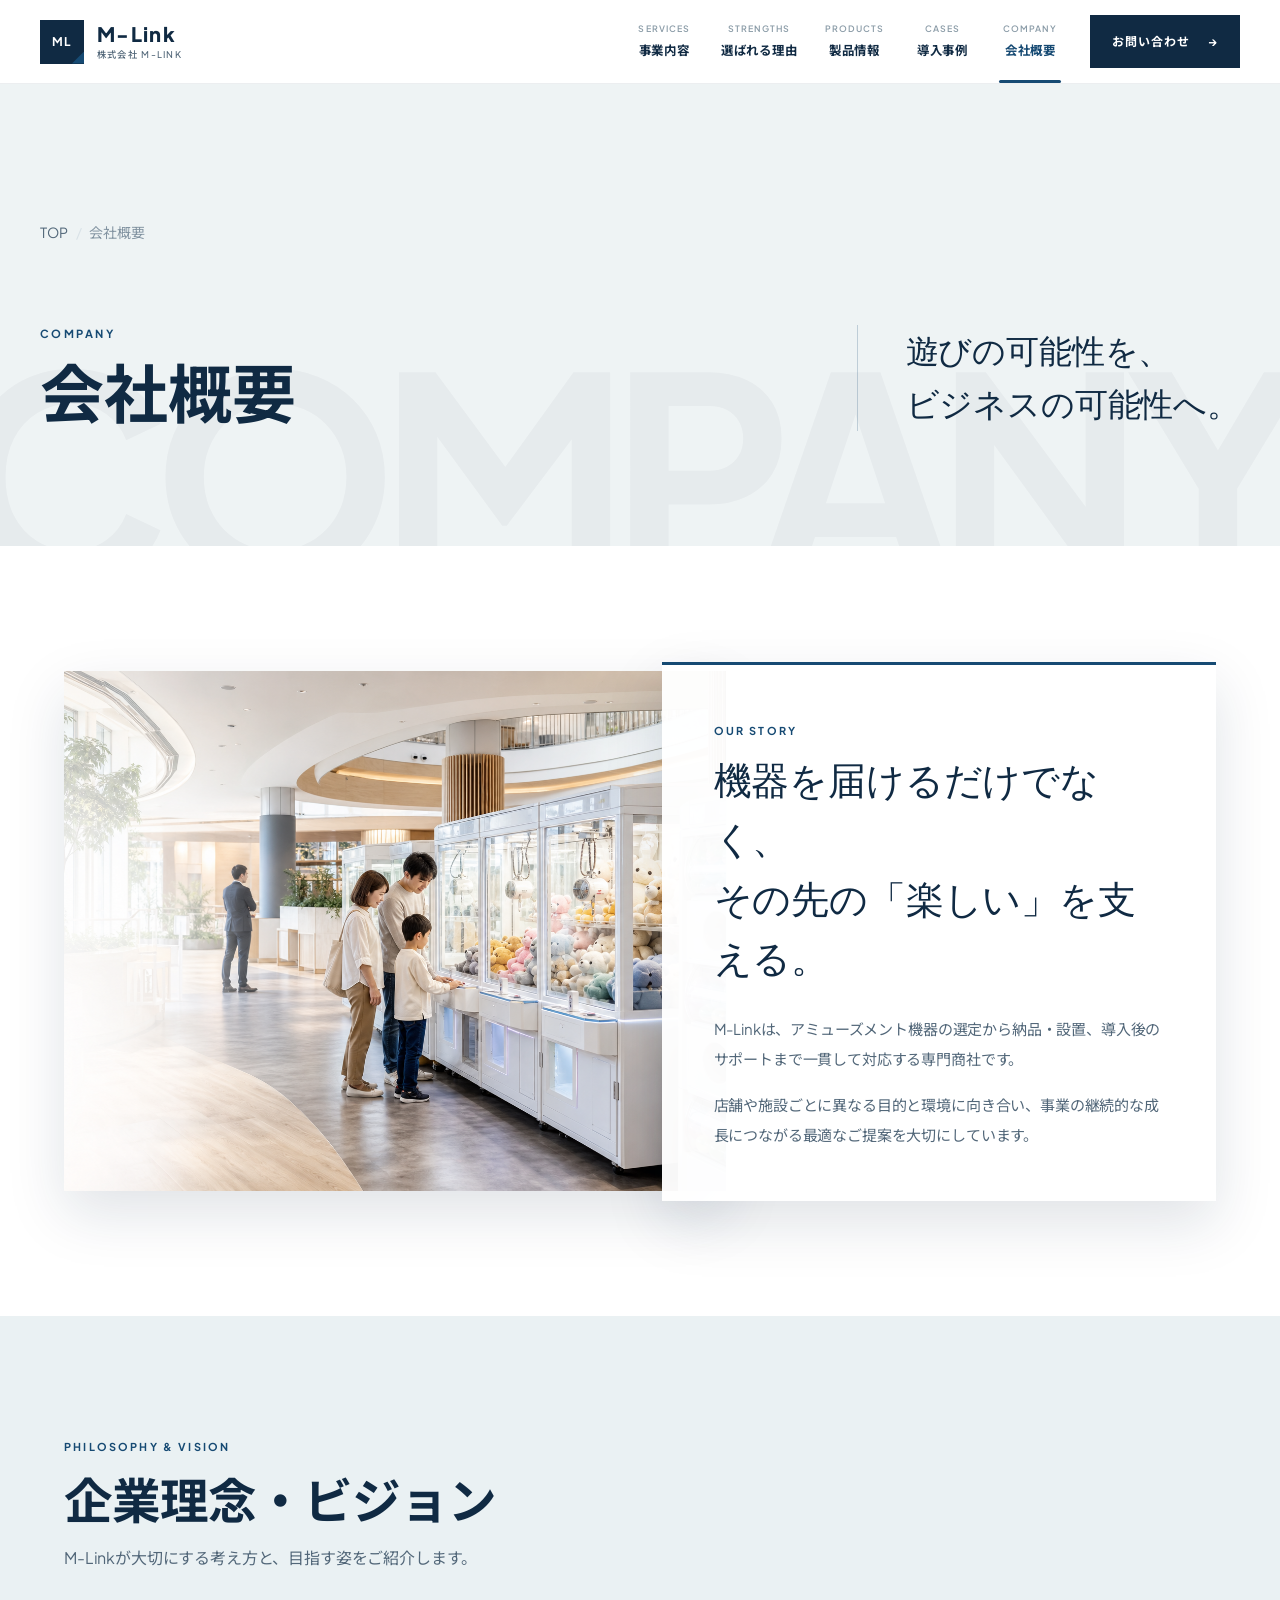
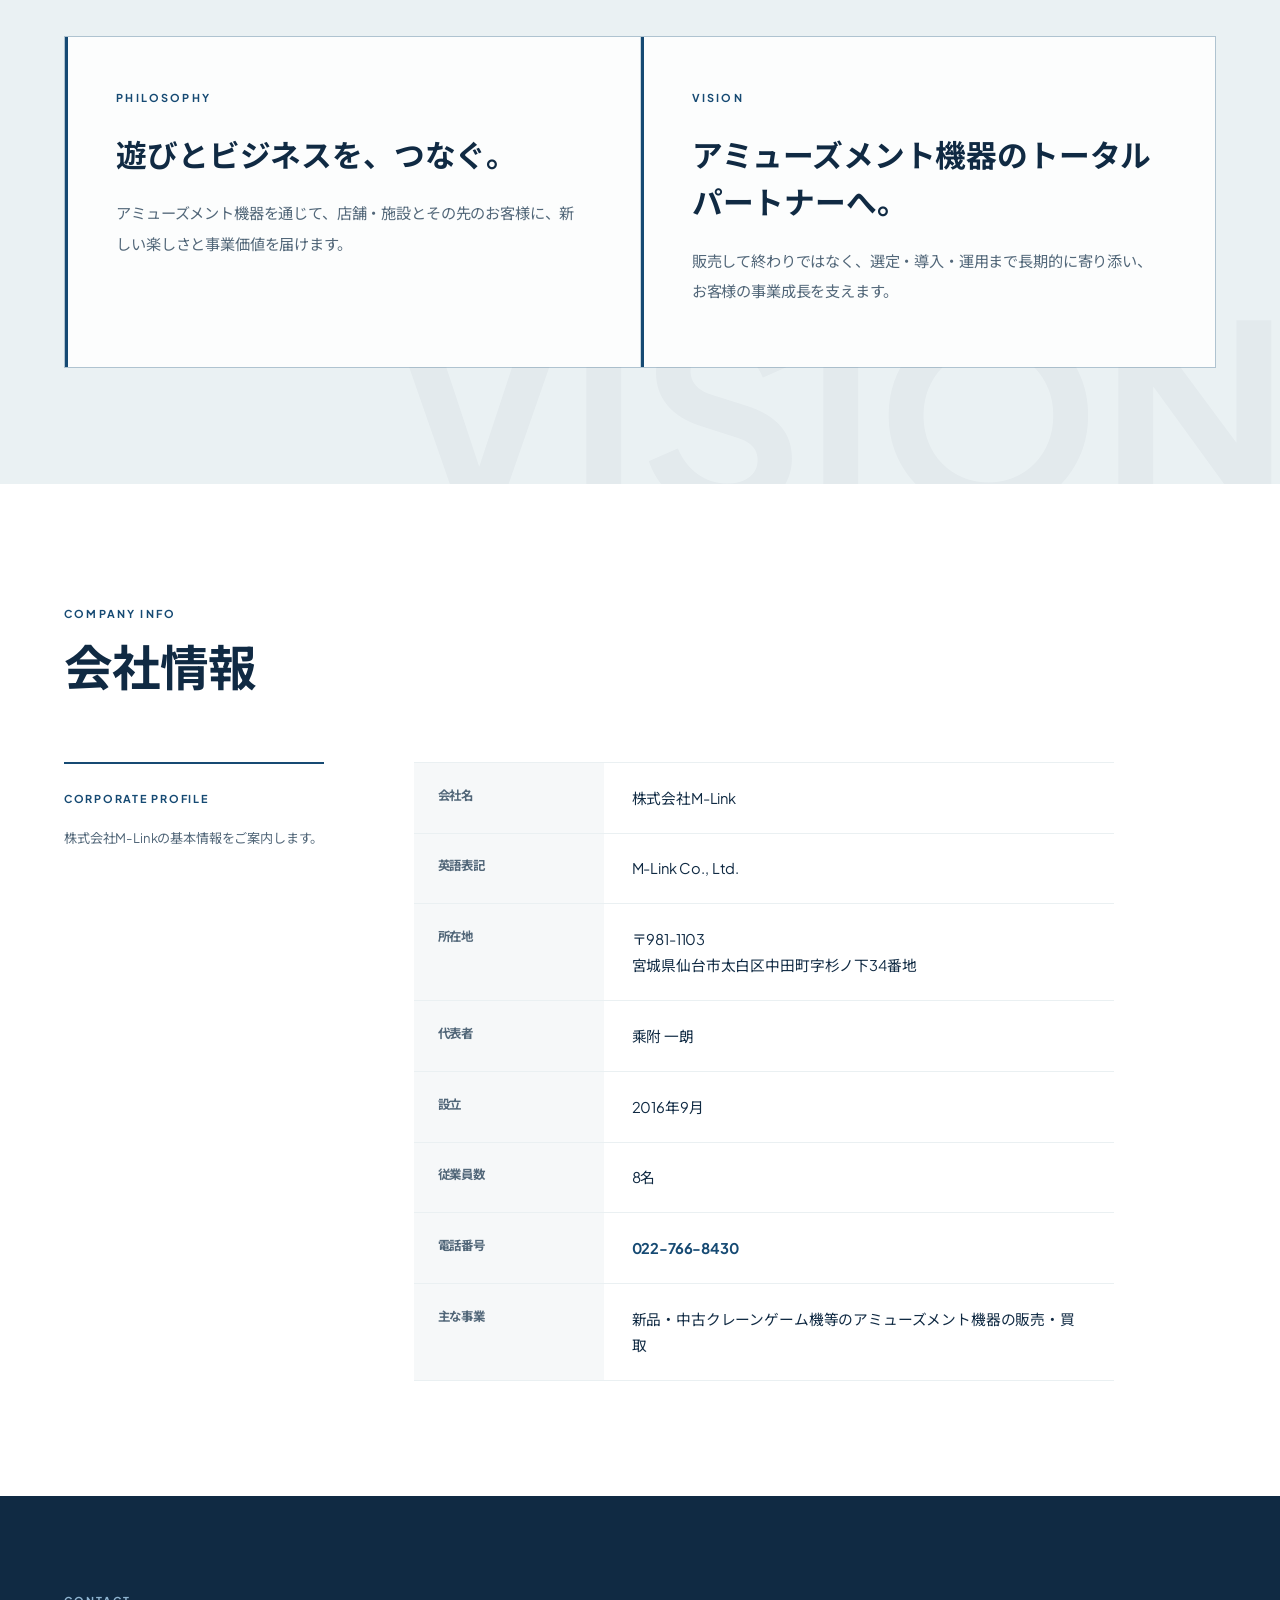
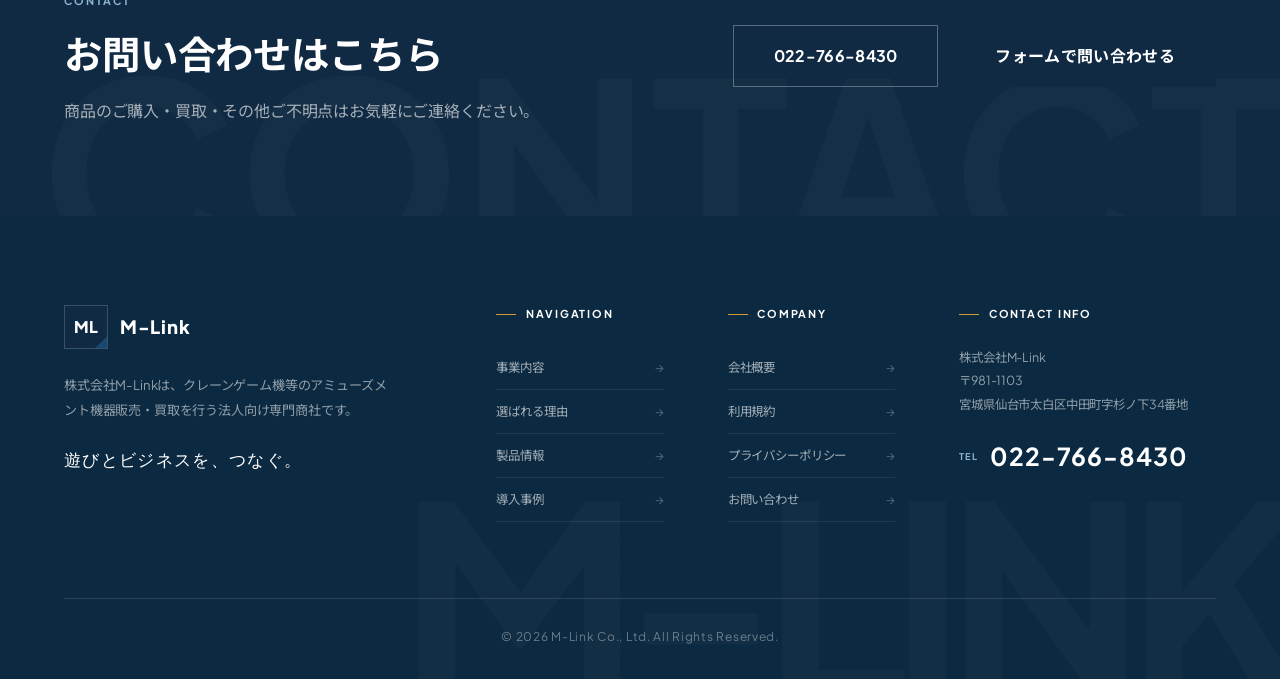
<file: company/index.html>
<!DOCTYPE html>
<html lang="ja">
<head>
  <meta charset="UTF-8">
  <meta name="viewport" content="width=device-width, initial-scale=1.0">
  <title>会社概要 | 株式会社M-Link</title>
  <meta name="description" content="株式会社M-Linkの会社概要です。宮城県仙台市を拠点に、クレーンゲーム機等のアミューズメント機器の販売・買取を行っています。">

  <!-- OGP -->
  <meta property="og:type" content="website">
  <meta property="og:title" content="会社概要 | 株式会社M-Link">
  <meta property="og:description" content="株式会社M-Linkの会社概要。宮城県仙台市を拠点に、クレーンゲーム機等のアミューズメント機器の販売・買取を行っています。">
  <meta property="og:url" content="https://m-link.co.jp/company/">
  <meta property="og:site_name" content="株式会社M-Link">
  <meta name="twitter:card" content="summary_large_image">

  <link rel="icon" type="image/svg+xml" href="data:image/svg+xml,<svg xmlns='http://www.w3.org/2000/svg' viewBox='0 0 32 32'><rect width='32' height='32' rx='4' fill='%23123C7A'/><text x='50%25' y='54%25' dominant-baseline='middle' text-anchor='middle' font-family='Inter,Arial' font-weight='700' font-size='12' fill='white'>ML</text></svg>">

  <link rel="stylesheet" href="../assets/css/reset.css">
  <link rel="stylesheet" href="../assets/css/variables.css">
  <link rel="stylesheet" href="../assets/css/common.css?v=20260826-3">
  <link rel="stylesheet" href="../assets/css/company.css?v=20260826-3">

  <script type="application/ld+json">
  {
    "@context": "https://schema.org",
    "@type": "Organization",
    "name": "株式会社M-Link",
    "alternateName": "M-Link Co., Ltd.",
    "url": "https://m-link.co.jp/",
    "address": {
      "@type": "PostalAddress",
      "addressLocality": "仙台市太白区",
      "addressRegion": "宮城県",
      "streetAddress": "中田町字杉ノ下34番地",
      "addressCountry": "JP"
    },
    "telephone": "022-766-8430",
    "foundingDate": "2016-09"
  }
  </script>
</head>
<body>

<a class="skip-link" href="#main">本文へ移動</a>

<!-- Header -->
<header class="header" id="header" role="banner">
  <div class="header__inner">
    <a href="/" class="header__logo" aria-label="株式会社M-Link トップページへ">
      <div class="header__logo-mark" aria-hidden="true"><span>ML</span></div>
      <div class="header__logo-text">
        <span class="header__logo-name">M-Link</span>
        <span class="header__logo-sub">株式会社 M-Link</span>
      </div>
    </a>
    <nav class="header__nav" aria-label="メインナビゲーション">
      <a href="/#business" class="header__nav-link" data-en="Services">事業内容</a>
      <a href="/#why-us" class="header__nav-link" data-en="Strengths">選ばれる理由</a>
      <a href="/products/" class="header__nav-link" data-en="Products">製品情報</a>
      <a href="/#case-study" class="header__nav-link" data-en="Cases">導入事例</a>
      <a href="/company/" class="header__nav-link is-current" data-en="Company" aria-current="page">会社概要</a>
      <a href="/#contact-form-section" class="btn btn--primary header__nav-cta">お問い合わせ</a>
    </nav>
    <button class="header__hamburger" id="hamburger" aria-label="メニューを開く" aria-expanded="false" aria-controls="mobile-nav">
      <span></span><span></span><span></span>
    </button>
  </div>
</header>

<nav class="header__mobile-nav" id="mobile-nav" aria-label="モバイルナビゲーション">
  <a href="/#business"   class="header__mobile-nav-link">事業内容</a>
  <a href="/products/"   class="header__mobile-nav-link">製品情報</a>
  <a href="/#case-study" class="header__mobile-nav-link">導入事例</a>
  <a href="/company/"    class="header__mobile-nav-link">会社概要</a>
  <div class="header__mobile-nav-cta">
    <a href="/#contact-form-section" class="btn btn--accent btn--lg">お問い合わせはこちら</a>
  </div>
</nav>

<main id="main">

  <!-- Page Hero -->
  <section class="company-hero" aria-labelledby="company-page-title">
    <div class="company-hero__inner">
      <nav aria-label="パンくずリスト">
        <ol class="breadcrumb" itemscope itemtype="https://schema.org/BreadcrumbList">
          <li itemprop="itemListElement" itemscope itemtype="https://schema.org/ListItem">
            <a href="/" itemprop="item"><span itemprop="name">TOP</span></a>
            <meta itemprop="position" content="1">
          </li>
          <li class="breadcrumb-sep" aria-hidden="true">/</li>
          <li itemprop="itemListElement" itemscope itemtype="https://schema.org/ListItem">
            <span itemprop="name">会社概要</span>
            <meta itemprop="position" content="2">
          </li>
        </ol>
      </nav>
      <span class="company-hero__en">Company</span>
      <h1 class="company-hero__title" id="company-page-title">会社概要</h1>
      <p class="company-hero__lead">遊びの可能性を、<br>ビジネスの可能性へ。</p>
    </div>
  </section>

  <section class="company-story section" aria-labelledby="story-title">
    <div class="container company-story__inner">
      <div class="company-story__visual fade-in"><img src="../assets/images/top/about_mlink_generated.png" alt="アミューズメント機器を楽しむ家族と商業施設の空間" width="1536" height="1024"></div>
      <div class="company-story__content fade-in fade-in--delay-1">
        <span class="section-en">Our Story</span>
        <h2 class="company-story__title" id="story-title">機器を届けるだけでなく、<br>その先の「楽しい」を支える。</h2>
        <p>M-Linkは、アミューズメント機器の選定から納品・設置、導入後のサポートまで一貫して対応する専門商社です。</p>
        <p>店舗や施設ごとに異なる目的と環境に向き合い、事業の継続的な成長につながる最適なご提案を大切にしています。</p>
      </div>
    </div>
  </section>

  <!-- Vision / Philosophy -->
  <section class="company-vision section" aria-labelledby="vision-title">
    <div class="container">

      <div class="section-header fade-in">
        <span class="section-en">Philosophy &amp; Vision</span>
        <h2 class="section-title" id="vision-title">企業理念・ビジョン</h2>
        <p class="section-lead">M-Linkが大切にする考え方と、目指す姿をご紹介します。</p>
      </div>

      <div class="vision-grid">

        <div class="vision-card fade-in fade-in--delay-1">
          <p class="vision-card__label">Philosophy</p>
          <h3 class="vision-card__title">遊びとビジネスを、つなぐ。</h3>
          <p class="vision-card__text">アミューズメント機器を通じて、店舗・施設とその先のお客様に、新しい楽しさと事業価値を届けます。</p>
        </div>

        <div class="vision-card fade-in fade-in--delay-2">
          <p class="vision-card__label">Vision</p>
          <h3 class="vision-card__title">アミューズメント機器のトータルパートナーへ。</h3>
          <p class="vision-card__text">販売して終わりではなく、選定・導入・運用まで長期的に寄り添い、お客様の事業成長を支えます。</p>
        </div>

      </div>
    </div>
  </section>

  <!-- Company Info -->
  <section class="company-info section" aria-labelledby="company-info-title">
    <div class="container">

      <div class="section-header fade-in">
        <span class="section-en">Company Info</span>
        <h2 class="section-title" id="company-info-title">会社情報</h2>
      </div>

      <div class="company-info__layout fade-in fade-in--delay-1">
        <div class="company-info__aside"><span>Corporate Profile</span><p>株式会社M-Linkの基本情報をご案内します。</p></div>
        <div class="company-info__table-wrap">
        <table class="company-table" aria-label="会社基本情報">
          <tbody>
            <tr>
              <th scope="row">会社名</th>
              <td>株式会社M-Link</td>
            </tr>
            <tr>
              <th scope="row">英語表記</th>
              <td>M-Link Co., Ltd.</td>
            </tr>
            <tr>
              <th scope="row">所在地</th>
              <td>
                <address>
                  〒981-1103<br>
                  宮城県仙台市太白区中田町字杉ノ下34番地
                </address>
              </td>
            </tr>
            <tr>
              <th scope="row">代表者</th>
              <td>乘附 一朗</td>
            </tr>
            <tr>
              <th scope="row">設立</th>
              <td>2016年9月</td>
            </tr>
            <tr>
              <th scope="row">従業員数</th>
              <td>8名</td>
            </tr>
            <tr>
              <th scope="row">電話番号</th>
              <td><a href="tel:0227668430">022-766-8430</a></td>
            </tr>
            <tr>
              <th scope="row">主な事業</th>
              <td>新品・中古クレーンゲーム機等のアミューズメント機器の販売・買取</td>
            </tr>
          </tbody>
        </table>
        </div>
      </div>

    </div>
  </section>

  <!-- Contact CTA -->
  <section class="company-cta" aria-labelledby="company-cta-title">
    <div class="container company-cta__inner">
      <div><span>Contact</span><h2 id="company-cta-title">お問い合わせはこちら</h2><p>商品のご購入・買取・その他ご不明点はお気軽にご連絡ください。</p></div>
      <div class="company-cta__actions">
        <a href="tel:0227668430" class="btn btn--outline-white btn--lg">022-766-8430</a>
        <a href="/#contact-form-section" class="btn btn--accent btn--lg">フォームで問い合わせる</a>
      </div>
    </div>
  </section>

</main>

<!-- Footer -->
<footer class="footer" role="contentinfo">
  <div class="container">
    <div class="footer__top">
      <div class="footer__company">
        <div class="footer__logo">
          <div class="footer__logo-mark" aria-hidden="true"><span>ML</span></div>
          <span class="footer__logo-name">M-Link</span>
        </div>
        <address class="footer__address">
          <p>株式会社M-Link</p>
          <p>〒981-1103</p>
          <p>宮城県仙台市太白区中田町字杉ノ下34番地</p>
          <p>代表取締役：乘附 一朗</p>
        </address>
        <a href="tel:0227668430" class="footer__tel">
          <svg aria-hidden="true" xmlns="http://www.w3.org/2000/svg" fill="none" viewBox="0 0 24 24" stroke-width="1.5" stroke="currentColor" style="width:18px;height:18px"><path stroke-linecap="round" stroke-linejoin="round" d="M2.25 6.75c0 8.284 6.716 15 15 15h2.25a2.25 2.25 0 002.25-2.25v-1.372c0-.516-.351-.966-.852-1.091l-4.423-1.106c-.44-.11-.902.055-1.173.417l-.97 1.293c-.282.376-.769.542-1.21.38a12.035 12.035 0 01-7.143-7.143c-.162-.441.004-.928.38-1.21l1.293-.97c.363-.271.527-.734.417-1.173L6.963 3.102a1.125 1.125 0 00-1.091-.852H4.5A2.25 2.25 0 002.25 6.75z"/></svg>
          022-766-8430
        </a>
      </div>
      <nav class="footer__nav" aria-label="フッターナビゲーション">
        <div>
          <p class="footer__nav-group-title">事業</p>
          <a href="/#business" class="footer__nav-link">中古筐体販売</a>
          <a href="/#business" class="footer__nav-link">新品筐体販売</a>
          <a href="/#business" class="footer__nav-link">買取サービス</a>
        </div>
        <div>
          <p class="footer__nav-group-title">コンテンツ</p>
          <a href="/products/" class="footer__nav-link">商品一覧</a>
          <a href="/#case-study" class="footer__nav-link">導入事例</a>
          <a href="/company/" class="footer__nav-link">会社概要</a>
        </div>
        <div>
          <p class="footer__nav-group-title">サポート</p>
          <a href="/#contact" class="footer__nav-link">お問い合わせ</a>
          <a href="/terms/" class="footer__nav-link">利用規約</a>
          <a href="/privacy/" class="footer__nav-link">プライバシーポリシー</a>
        </div>
      </nav>
    </div>
    <div class="footer__bottom">
      <p class="footer__copyright">&copy; 2026 M-Link Co., Ltd. All Rights Reserved.</p>
    </div>
  </div>
</footer>

<button class="page-top" id="page-top" aria-label="ページトップへ戻る">
  <svg aria-hidden="true" xmlns="http://www.w3.org/2000/svg" fill="none" viewBox="0 0 24 24" stroke-width="2.5" stroke="currentColor"><path stroke-linecap="round" stroke-linejoin="round" d="M4.5 15.75l7.5-7.5 7.5 7.5"/></svg>
</button>

<script src="../assets/js/components.js" defer></script>
<script src="../assets/js/main.js" defer></script>
</body>
</html>
</file>
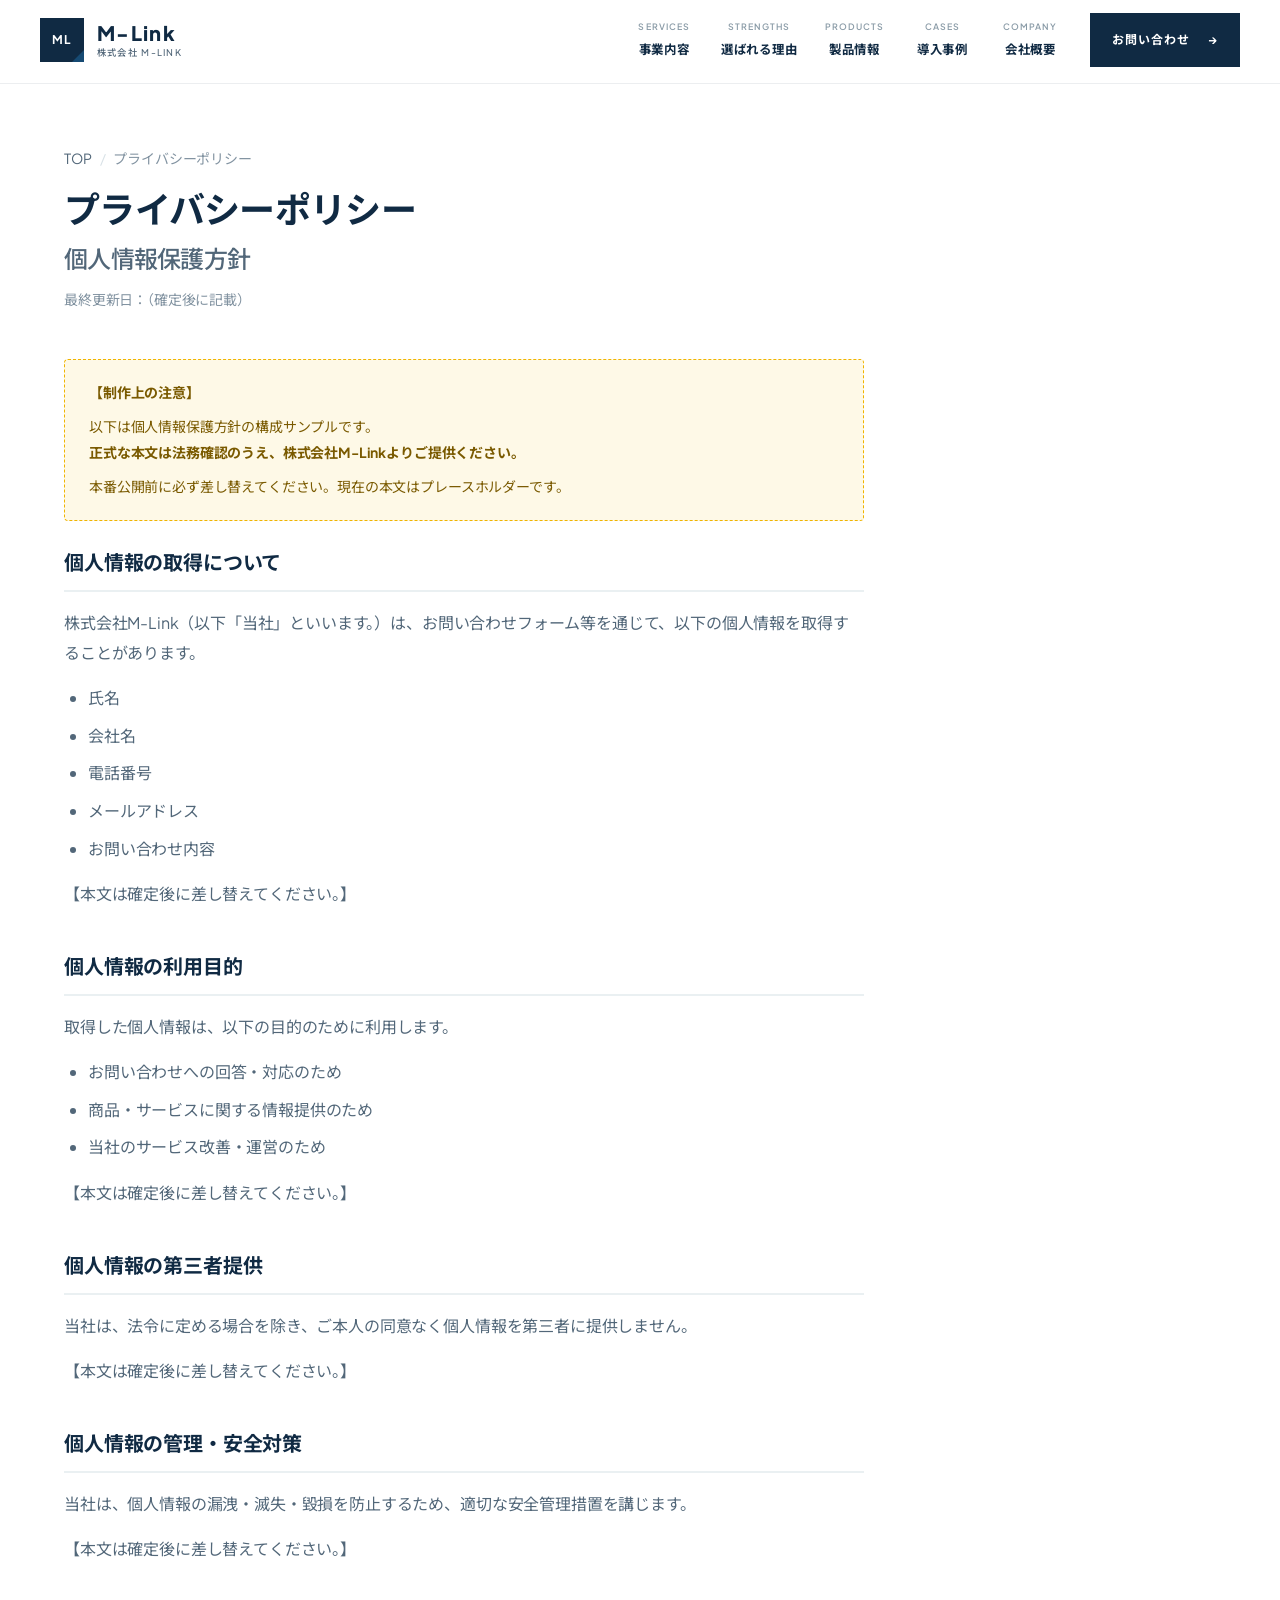
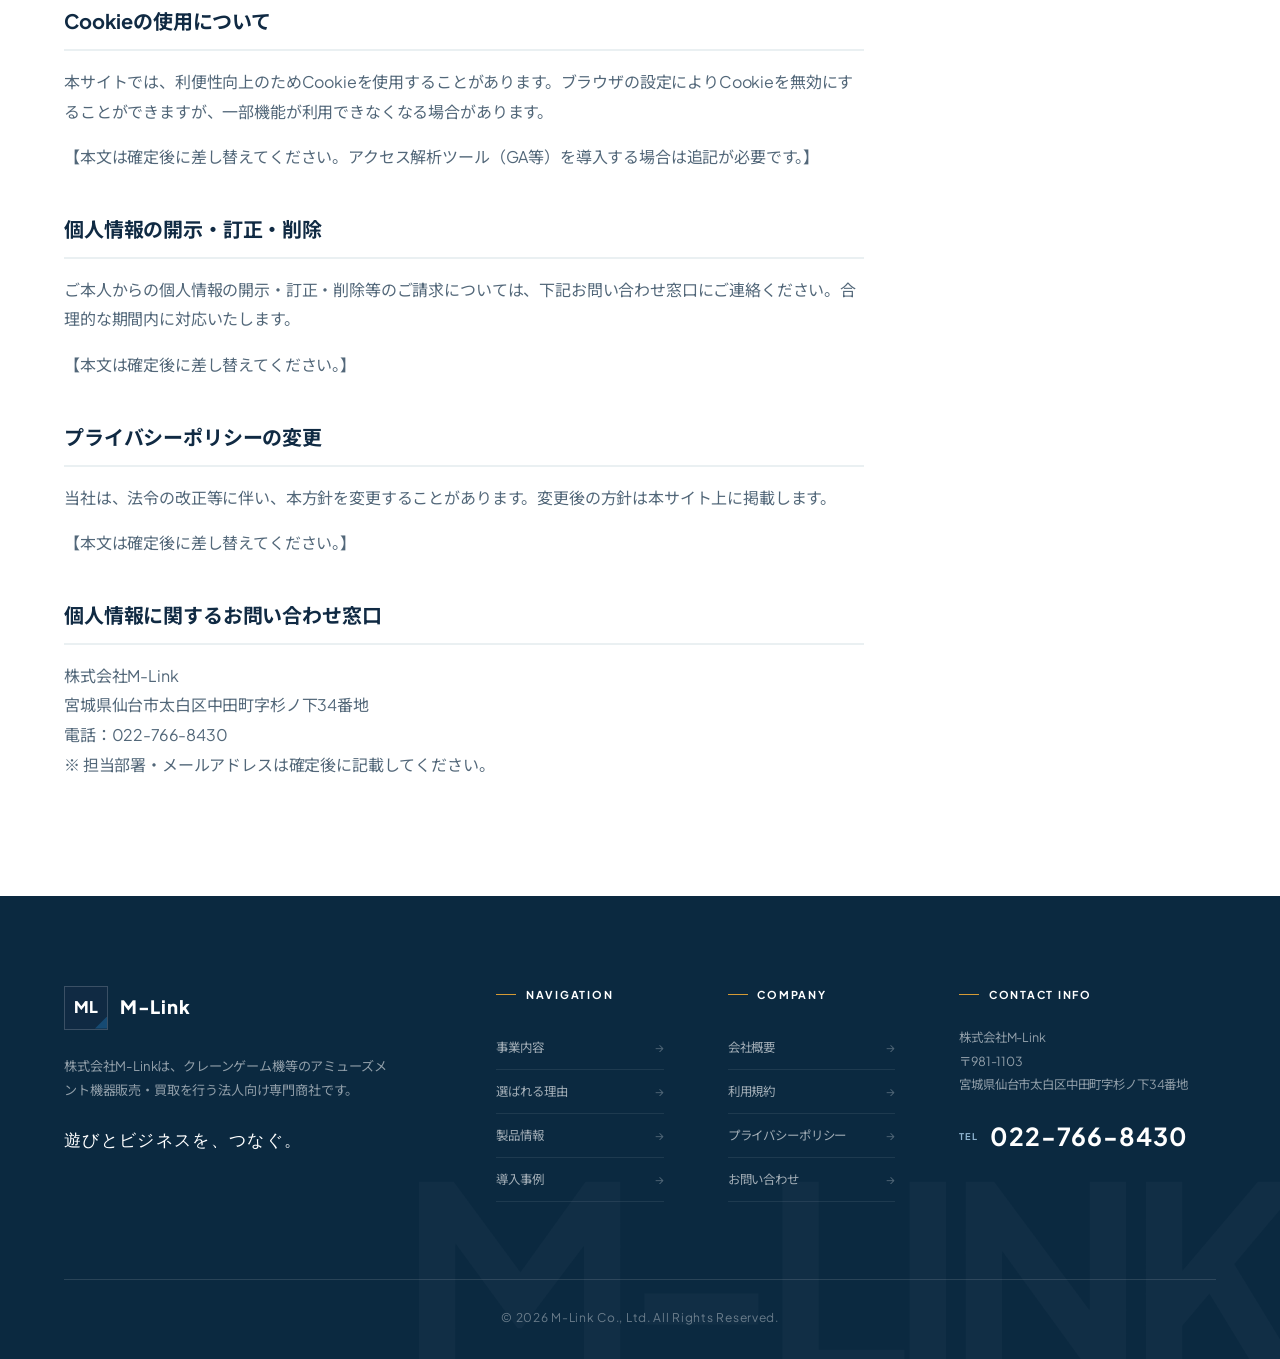
<file: privacy/index.html>
<!DOCTYPE html>
<html lang="ja">
<head>
  <meta charset="UTF-8">
  <meta name="viewport" content="width=device-width, initial-scale=1.0">
  <title>プライバシーポリシー | 株式会社M-Link</title>
  <meta name="description" content="株式会社M-Linkの個人情報保護方針（プライバシーポリシー）です。">
  <meta name="robots" content="noindex">

  <link rel="icon" type="image/svg+xml" href="data:image/svg+xml,<svg xmlns='http://www.w3.org/2000/svg' viewBox='0 0 32 32'><rect width='32' height='32' rx='4' fill='%23123C7A'/><text x='50%25' y='54%25' dominant-baseline='middle' text-anchor='middle' font-family='Inter,Arial' font-weight='700' font-size='12' fill='white'>ML</text></svg>">

  <link rel="stylesheet" href="../assets/css/reset.css">
  <link rel="stylesheet" href="../assets/css/variables.css">
  <link rel="stylesheet" href="../assets/css/common.css?v=20260826-3">

  <style>
    .legal-page {
      padding-top: calc(80px + clamp(2rem,4vw,3.5rem));
      padding-bottom: clamp(3rem,6vw,6rem);
      background-color: var(--color-bg);
    }
    .legal-content { max-width: 800px; }
    .legal-title {
      font-size: var(--text-4xl);
      font-weight: var(--fw-bold);
      color: var(--color-text);
      letter-spacing: -0.02em;
      line-height: var(--leading-tight);
      margin-bottom: var(--space-3);
    }
    .legal-date { font-size: var(--text-sm); color: var(--color-text-muted); margin-bottom: var(--space-12); }
    .legal-section { margin-bottom: var(--space-10); }
    .legal-section h2 {
      font-size: var(--text-xl);
      font-weight: var(--fw-bold);
      color: var(--color-text);
      margin-bottom: var(--space-4);
      padding-bottom: var(--space-3);
      border-bottom: 2px solid var(--color-border-light);
    }
    .legal-section p {
      font-size: var(--text-base);
      color: var(--color-text-sub);
      line-height: var(--leading-loose);
      margin-bottom: var(--space-4);
    }
    .legal-section ul {
      list-style: disc;
      padding-left: var(--space-6);
      margin-bottom: var(--space-4);
    }
    .legal-section ul li {
      font-size: var(--text-base);
      color: var(--color-text-sub);
      line-height: var(--leading-loose);
      margin-bottom: var(--space-2);
    }
    .legal-todo {
      background-color: #FEF9E7;
      border: 1px dashed #F0B400;
      border-radius: var(--radius-sm);
      padding: var(--space-5) var(--space-6);
      margin-bottom: var(--space-6);
      font-size: var(--text-sm);
      color: #7A5A00;
      line-height: var(--leading-loose);
    }
    .legal-todo strong { display: block; font-weight: var(--fw-bold); margin-bottom: var(--space-2); }
  </style>
</head>
<body>

<!-- Header -->
<header class="header" id="header" role="banner">
  <div class="header__inner">
    <a href="/" class="header__logo" aria-label="株式会社M-Link トップページへ">
      <div class="header__logo-mark" aria-hidden="true"><span>ML</span></div>
      <div class="header__logo-text">
        <span class="header__logo-name">M-Link</span>
        <span class="header__logo-sub">株式会社 M-Link</span>
      </div>
    </a>
    <nav class="header__nav" aria-label="メインナビゲーション">
      <a href="/#business"   class="header__nav-link">事業内容</a>
      <a href="/products/"   class="header__nav-link">商品一覧</a>
      <a href="/#case-study" class="header__nav-link">導入事例</a>
      <a href="/company/"    class="header__nav-link">会社概要</a>
      <a href="/#contact"    class="btn btn--primary header__nav-cta">お問い合わせ</a>
    </nav>
    <button class="header__hamburger" id="hamburger" aria-label="メニューを開く" aria-expanded="false" aria-controls="mobile-nav">
      <span></span><span></span><span></span>
    </button>
  </div>
</header>

<nav class="header__mobile-nav" id="mobile-nav" aria-label="モバイルナビゲーション">
  <a href="/#business"   class="header__mobile-nav-link">事業内容</a>
  <a href="/products/"   class="header__mobile-nav-link">商品一覧</a>
  <a href="/#case-study" class="header__mobile-nav-link">導入事例</a>
  <a href="/company/"    class="header__mobile-nav-link">会社概要</a>
  <div class="header__mobile-nav-cta">
    <a href="/#contact" class="btn btn--accent btn--lg">お問い合わせはこちら</a>
  </div>
</nav>

<main id="main">
  <div class="legal-page">
    <div class="container">
      <nav aria-label="パンくずリスト">
        <ol class="breadcrumb" itemscope itemtype="https://schema.org/BreadcrumbList">
          <li itemprop="itemListElement" itemscope itemtype="https://schema.org/ListItem">
            <a href="/" itemprop="item"><span itemprop="name">TOP</span></a>
            <meta itemprop="position" content="1">
          </li>
          <li class="breadcrumb-sep" aria-hidden="true">/</li>
          <li>プライバシーポリシー</li>
        </ol>
      </nav>

      <div class="legal-content">
        <h1 class="legal-title">プライバシーポリシー<br><span style="font-size:var(--text-2xl);font-weight:var(--fw-medium);color:var(--color-text-sub);">個人情報保護方針</span></h1>
        <p class="legal-date">最終更新日：（確定後に記載）</p>

        <div class="legal-todo">
          <strong>【制作上の注意】</strong>
          以下は個人情報保護方針の構成サンプルです。<strong>正式な本文は法務確認のうえ、株式会社M-Linkよりご提供ください。</strong>本番公開前に必ず差し替えてください。現在の本文はプレースホルダーです。
        </div>

        <div class="legal-section">
          <h2>個人情報の取得について</h2>
          <p>
            株式会社M-Link（以下「当社」といいます。）は、お問い合わせフォーム等を通じて、以下の個人情報を取得することがあります。
          </p>
          <ul>
            <li>氏名</li>
            <li>会社名</li>
            <li>電話番号</li>
            <li>メールアドレス</li>
            <li>お問い合わせ内容</li>
          </ul>
          <p>【本文は確定後に差し替えてください。】</p>
        </div>

        <div class="legal-section">
          <h2>個人情報の利用目的</h2>
          <p>取得した個人情報は、以下の目的のために利用します。</p>
          <ul>
            <li>お問い合わせへの回答・対応のため</li>
            <li>商品・サービスに関する情報提供のため</li>
            <li>当社のサービス改善・運営のため</li>
          </ul>
          <p>【本文は確定後に差し替えてください。】</p>
        </div>

        <div class="legal-section">
          <h2>個人情報の第三者提供</h2>
          <p>
            当社は、法令に定める場合を除き、ご本人の同意なく個人情報を第三者に提供しません。
          </p>
          <p>【本文は確定後に差し替えてください。】</p>
        </div>

        <div class="legal-section">
          <h2>個人情報の管理・安全対策</h2>
          <p>
            当社は、個人情報の漏洩・滅失・毀損を防止するため、適切な安全管理措置を講じます。
          </p>
          <p>【本文は確定後に差し替えてください。】</p>
        </div>

        <div class="legal-section">
          <h2>Cookieの使用について</h2>
          <p>
            本サイトでは、利便性向上のためCookieを使用することがあります。ブラウザの設定によりCookieを無効にすることができますが、一部機能が利用できなくなる場合があります。
          </p>
          <p>【本文は確定後に差し替えてください。アクセス解析ツール（GA等）を導入する場合は追記が必要です。】</p>
        </div>

        <div class="legal-section">
          <h2>個人情報の開示・訂正・削除</h2>
          <p>
            ご本人からの個人情報の開示・訂正・削除等のご請求については、下記お問い合わせ窓口にご連絡ください。合理的な期間内に対応いたします。
          </p>
          <p>【本文は確定後に差し替えてください。】</p>
        </div>

        <div class="legal-section">
          <h2>プライバシーポリシーの変更</h2>
          <p>
            当社は、法令の改正等に伴い、本方針を変更することがあります。変更後の方針は本サイト上に掲載します。
          </p>
          <p>【本文は確定後に差し替えてください。】</p>
        </div>

        <div class="legal-section">
          <h2>個人情報に関するお問い合わせ窓口</h2>
          <p>
            株式会社M-Link<br>
            宮城県仙台市太白区中田町字杉ノ下34番地<br>
            電話：022-766-8430<br>
            ※ 担当部署・メールアドレスは確定後に記載してください。
          </p>
        </div>

      </div><!-- /.legal-content -->
    </div><!-- /.container -->
  </div>
</main>

<!-- Footer -->
<footer class="footer" role="contentinfo">
  <div class="container">
    <div class="footer__top">
      <div class="footer__company">
        <div class="footer__logo">
          <div class="footer__logo-mark" aria-hidden="true"><span>ML</span></div>
          <span class="footer__logo-name">M-Link</span>
        </div>
        <address class="footer__address">
          <p>株式会社M-Link</p>
          <p>〒981-1103</p>
          <p>宮城県仙台市太白区中田町字杉ノ下34番地</p>
          <p>代表取締役：乘附 一朗</p>
        </address>
        <a href="tel:0227668430" class="footer__tel">022-766-8430</a>
      </div>
      <nav class="footer__nav" aria-label="フッターナビゲーション">
        <div>
          <p class="footer__nav-group-title">事業</p>
          <a href="/#business" class="footer__nav-link">中古筐体販売</a>
          <a href="/#business" class="footer__nav-link">新品筐体販売</a>
          <a href="/#business" class="footer__nav-link">買取サービス</a>
        </div>
        <div>
          <p class="footer__nav-group-title">コンテンツ</p>
          <a href="/products/" class="footer__nav-link">商品一覧</a>
          <a href="/company/" class="footer__nav-link">会社概要</a>
        </div>
        <div>
          <p class="footer__nav-group-title">サポート</p>
          <a href="/#contact" class="footer__nav-link">お問い合わせ</a>
          <a href="/terms/" class="footer__nav-link">利用規約</a>
          <a href="/privacy/" class="footer__nav-link">プライバシーポリシー</a>
        </div>
      </nav>
    </div>
    <div class="footer__bottom">
      <p class="footer__copyright">&copy; 2024 株式会社M-Link. All Rights Reserved.</p>
      <div class="footer__legal-links">
        <a href="/terms/" class="footer__legal-link">利用規約</a>
        <a href="/privacy/" class="footer__legal-link">プライバシーポリシー</a>
      </div>
    </div>
  </div>
</footer>

<button class="page-top" id="page-top" aria-label="ページトップへ戻る">
  <svg aria-hidden="true" xmlns="http://www.w3.org/2000/svg" fill="none" viewBox="0 0 24 24" stroke-width="2.5" stroke="currentColor"><path stroke-linecap="round" stroke-linejoin="round" d="M4.5 15.75l7.5-7.5 7.5 7.5"/></svg>
</button>

<script src="../assets/js/components.js" defer></script>
<script src="../assets/js/main.js" defer></script>
</body>
</html>
</file>
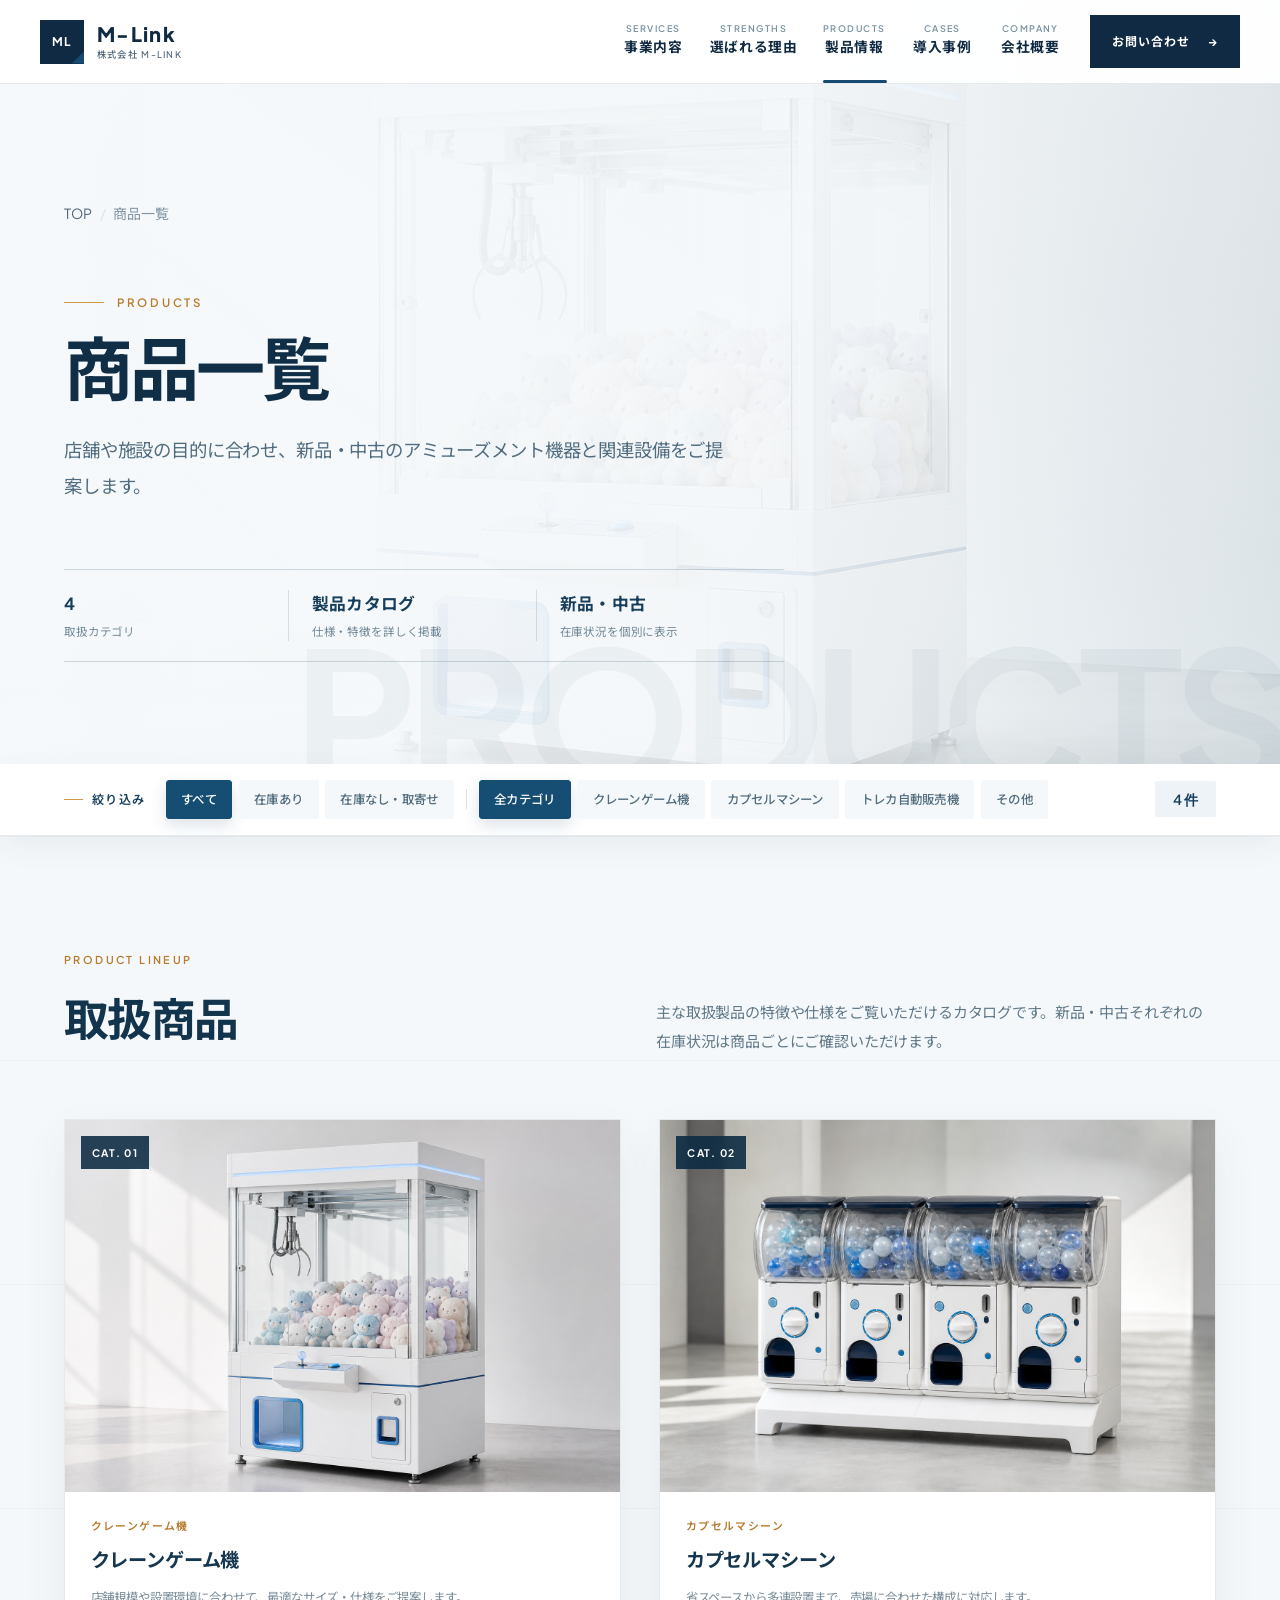
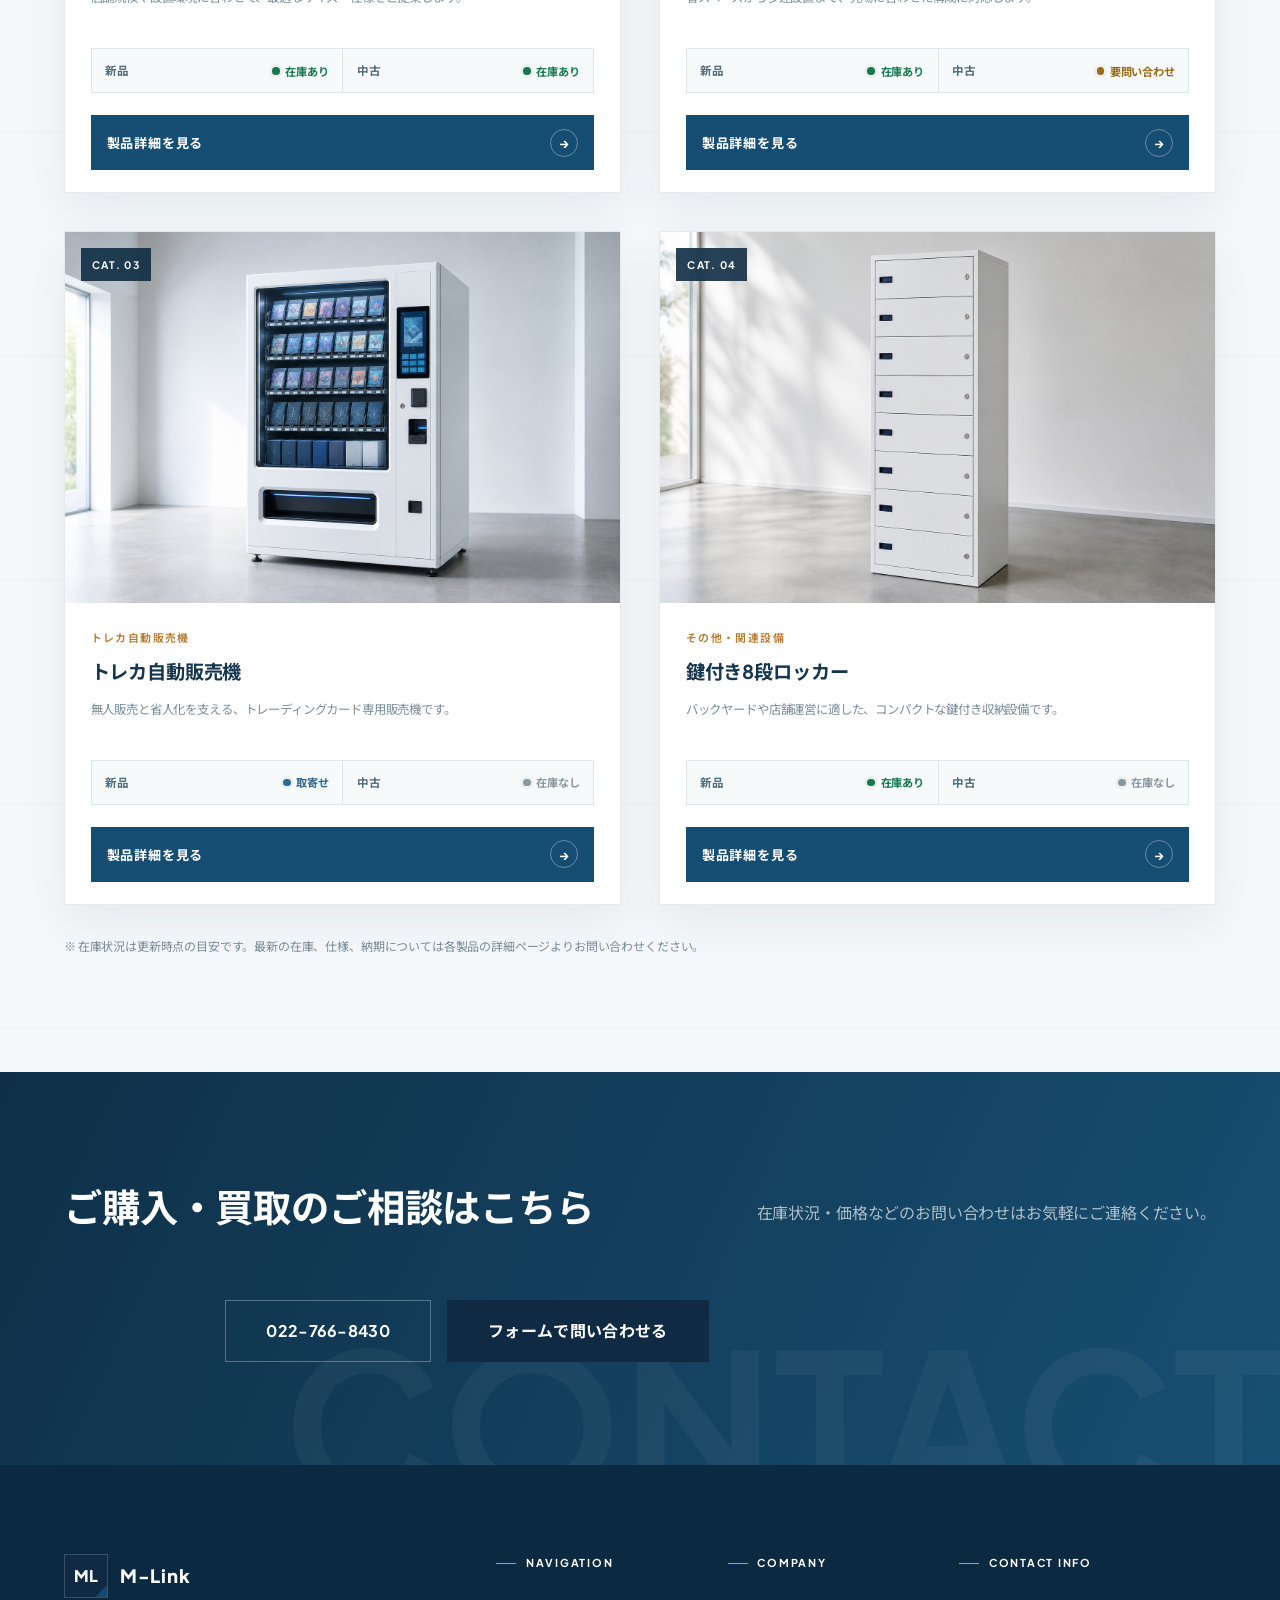
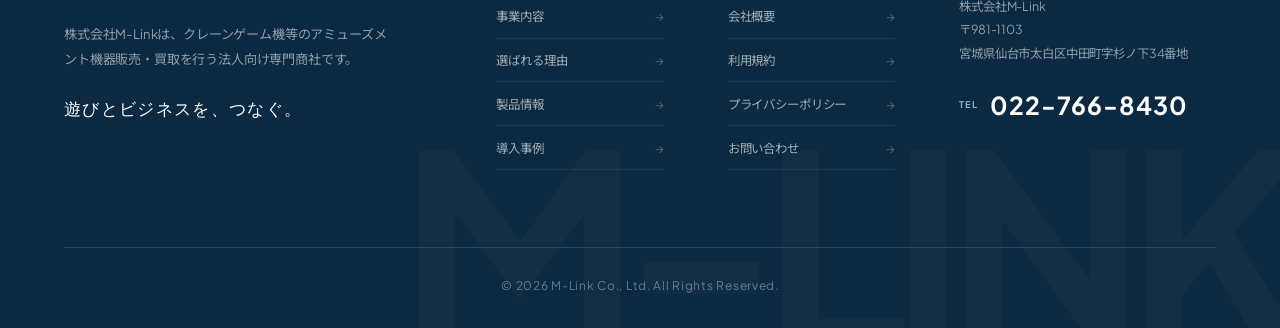
<file: products/index.html>
<!DOCTYPE html>
<html lang="ja">
<head>
  <meta charset="UTF-8">
  <meta name="viewport" content="width=device-width, initial-scale=1.0">
  <title>商品一覧 | 株式会社M-Link</title>
  <meta name="description" content="株式会社M-Linkの商品一覧。クレーンゲーム機、カプセルマシーン、トレカ自動販売機、鍵付きロッカーなどを法人向けにご提案。新品・中古、納品・設置までご相談いただけます。">

  <meta property="og:type" content="website">
  <meta property="og:title" content="商品一覧 | 株式会社M-Link">
  <meta property="og:description" content="新品・中古クレーンゲーム機等のアミューズメント機器一覧。在庫状況はお気軽にお問い合わせください。">
  <meta property="og:url" content="https://m-link.co.jp/products/">
  <meta property="og:site_name" content="株式会社M-Link">
  <meta name="twitter:card" content="summary_large_image">

  <link rel="icon" type="image/svg+xml" href="data:image/svg+xml,<svg xmlns='http://www.w3.org/2000/svg' viewBox='0 0 32 32'><rect width='32' height='32' rx='4' fill='%23123C7A'/><text x='50%25' y='54%25' dominant-baseline='middle' text-anchor='middle' font-family='Inter,Arial' font-weight='700' font-size='12' fill='white'>ML</text></svg>">

  <link rel="stylesheet" href="../assets/css/reset.css">
  <link rel="stylesheet" href="../assets/css/variables.css">
  <link rel="stylesheet" href="../assets/css/common.css?v=20260826-3">
  <link rel="stylesheet" href="../assets/css/products.css?v=20260826-3">
</head>
<body class="products-page">

<a class="skip-link" href="#main">本文へ移動</a>

<!-- Header -->
<header class="header" id="header" role="banner">
  <div class="header__inner">
    <a href="/" class="header__logo" aria-label="株式会社M-Link トップページへ">
      <div class="header__logo-mark" aria-hidden="true"><span>ML</span></div>
      <div class="header__logo-text">
        <span class="header__logo-name">M-Link</span>
        <span class="header__logo-sub">株式会社 M-Link</span>
      </div>
    </a>
    <nav class="header__nav" aria-label="メインナビゲーション">
      <a href="/#business" class="header__nav-link" data-en="Services">事業内容</a>
      <a href="/#why-us" class="header__nav-link" data-en="Strengths">選ばれる理由</a>
      <a href="/products/" class="header__nav-link is-current" data-en="Products" aria-current="page">製品情報</a>
      <a href="/#case-study" class="header__nav-link" data-en="Cases">導入事例</a>
      <a href="/company/" class="header__nav-link" data-en="Company">会社概要</a>
      <a href="/#contact-form-section" class="btn btn--primary header__nav-cta">お問い合わせ</a>
    </nav>
    <button class="header__hamburger" id="hamburger" aria-label="メニューを開く" aria-expanded="false" aria-controls="mobile-nav">
      <span></span><span></span><span></span>
    </button>
  </div>
</header>

<nav class="header__mobile-nav" id="mobile-nav" aria-label="モバイルナビゲーション">
  <a href="/#business"   class="header__mobile-nav-link">事業内容</a>
  <a href="/products/"   class="header__mobile-nav-link">製品情報</a>
  <a href="/#case-study" class="header__mobile-nav-link">導入事例</a>
  <a href="/company/"    class="header__mobile-nav-link">会社概要</a>
  <div class="header__mobile-nav-cta">
    <a href="/#contact-form-section" class="btn btn--accent btn--lg">お問い合わせはこちら</a>
  </div>
</nav>

<main id="main">

  <!-- Page Hero -->
  <div class="page-hero">
    <div class="page-hero__inner">
      <nav aria-label="パンくずリスト">
        <ol class="breadcrumb" itemscope itemtype="https://schema.org/BreadcrumbList">
          <li itemprop="itemListElement" itemscope itemtype="https://schema.org/ListItem">
            <a href="/" itemprop="item"><span itemprop="name">TOP</span></a>
            <meta itemprop="position" content="1">
          </li>
          <li class="breadcrumb-sep" aria-hidden="true">/</li>
          <li itemprop="itemListElement" itemscope itemtype="https://schema.org/ListItem">
            <span itemprop="name">商品一覧</span>
            <meta itemprop="position" content="2">
          </li>
        </ol>
      </nav>
      <span class="page-hero__en">Products</span>
      <h1 class="page-hero__title">商品一覧</h1>
      <p class="page-hero__lead">店舗や施設の目的に合わせ、新品・中古のアミューズメント機器と関連設備をご提案します。</p>
      <ul class="page-hero__meta"><li><strong>4</strong><span>取扱カテゴリ</span></li><li><strong>製品カタログ</strong><span>仕様・特徴を詳しく掲載</span></li><li><strong>新品・中古</strong><span>在庫状況を個別に表示</span></li></ul>
    </div>
  </div>

  <!-- Filter Bar -->
  <div class="product-filter" id="product-filter" role="search" aria-label="商品絞り込み">
    <div class="product-filter__inner">
      <span class="product-filter__label">絞り込み</span>

      <!-- Inventory -->
      <div class="product-filter__tabs" role="group" aria-label="在庫状況">
        <button class="product-filter__tab is-active" data-group="stock" data-filter="all" type="button">すべて</button>
        <button class="product-filter__tab" data-group="stock" data-filter="available" type="button">在庫あり</button>
        <button class="product-filter__tab" data-group="stock" data-filter="unavailable" type="button">在庫なし・取寄せ</button>
      </div>

      <div class="product-filter__divider" aria-hidden="true"></div>

      <!-- Category -->
      <div class="product-filter__tabs" role="group" aria-label="カテゴリ">
        <button class="product-filter__tab is-active" data-group="cat" data-filter="all"    type="button">全カテゴリ</button>
        <button class="product-filter__tab" data-group="cat" data-filter="crane"  type="button">クレーンゲーム機</button>
        <button class="product-filter__tab" data-group="cat" data-filter="gacha" type="button">カプセルマシーン</button>
        <button class="product-filter__tab" data-group="cat" data-filter="vending" type="button">トレカ自動販売機</button>
        <button class="product-filter__tab" data-group="cat" data-filter="other" type="button">その他</button>
      </div>

      <span class="product-filter__count" id="filter-count" aria-live="polite">4 件</span>
    </div>
  </div>

  <!-- Product Archive -->
  <section class="products-archive section" aria-label="商品一覧">
    <div class="container">

      <div class="products-archive__intro">
        <div><span>Product Lineup</span><h2>取扱商品</h2></div>
        <p>主な取扱製品の特徴や仕様をご覧いただけるカタログです。新品・中古それぞれの在庫状況は商品ごとにご確認いただけます。</p>
      </div>

      <div class="products-archive__grid" id="products-grid">

        <!-- Product 1 -->
        <article class="product-card fade-in" data-stock="available" data-category="crane">
          <div class="product-card__image-wrap">
            <img src="../assets/images/top/product_crane_generated.png" alt="クレーンゲーム機の製品イメージ" class="product-card__image" width="1536" height="1024" loading="lazy">
            <span class="product-card__catalog-no">CAT. 01</span>
          </div>
          <div class="product-card__body">
            <p class="product-card__category">クレーンゲーム機</p>
            <h2 class="product-card__name">クレーンゲーム機</h2>
            <p class="product-card__maker">店舗規模や設置環境に合わせて、最適なサイズ・仕様をご提案します。</p>
            <dl class="product-card__stock" aria-label="在庫状況">
              <div><dt>新品</dt><dd class="is-available"><span></span>在庫あり</dd></div>
              <div><dt>中古</dt><dd class="is-available"><span></span>在庫あり</dd></div>
            </dl>
            <div class="product-card__footer">
              <a href="detail.html?id=crane" class="product-card__detail-link" id="prod-list-1">製品詳細を見る <span aria-hidden="true">→</span></a>
            </div>
          </div>
        </article>

        <!-- Product 2 -->
        <article class="product-card fade-in fade-in--delay-1" data-stock="available" data-category="gacha">
          <div class="product-card__image-wrap">
            <img src="../assets/images/top/product_capsule_generated.png" alt="カプセルマシーンの製品イメージ" class="product-card__image" width="1536" height="1024" loading="lazy">
            <span class="product-card__catalog-no">CAT. 02</span>
          </div>
          <div class="product-card__body">
            <p class="product-card__category">カプセルマシーン</p>
            <h2 class="product-card__name">カプセルマシーン</h2>
            <p class="product-card__maker">省スペースから多連設置まで、売場に合わせた構成に対応します。</p>
            <dl class="product-card__stock" aria-label="在庫状況">
              <div><dt>新品</dt><dd class="is-available"><span></span>在庫あり</dd></div>
              <div><dt>中古</dt><dd class="is-contact"><span></span>要問い合わせ</dd></div>
            </dl>
            <div class="product-card__footer">
              <a href="detail.html?id=capsule" class="product-card__detail-link" id="prod-list-2">製品詳細を見る <span aria-hidden="true">→</span></a>
            </div>
          </div>
        </article>

        <!-- Product 3 -->
        <article class="product-card fade-in fade-in--delay-2" data-stock="unavailable" data-category="vending">
          <div class="product-card__image-wrap">
            <img src="../assets/images/top/product_trading_card_vending_generated.png" alt="トレカ自動販売機の製品イメージ" class="product-card__image" width="1536" height="1024" loading="lazy">
            <span class="product-card__catalog-no">CAT. 03</span>
          </div>
          <div class="product-card__body">
            <p class="product-card__category">トレカ自動販売機</p>
            <h2 class="product-card__name">トレカ自動販売機</h2>
            <p class="product-card__maker">無人販売と省人化を支える、トレーディングカード専用販売機です。</p>
            <dl class="product-card__stock" aria-label="在庫状況">
              <div><dt>新品</dt><dd class="is-order"><span></span>取寄せ</dd></div>
              <div><dt>中古</dt><dd class="is-unavailable"><span></span>在庫なし</dd></div>
            </dl>
            <div class="product-card__footer">
              <a href="detail.html?id=trading-card-vending" class="product-card__detail-link" id="prod-list-3">製品詳細を見る <span aria-hidden="true">→</span></a>
            </div>
          </div>
        </article>

        <!-- Product 4 -->
        <article class="product-card fade-in fade-in--delay-3" data-stock="available" data-category="other">
          <div class="product-card__image-wrap">
            <img src="../assets/images/top/product_locker_generated.png" alt="鍵付き8段ロッカーの製品イメージ" class="product-card__image" width="1536" height="1024" loading="lazy">
            <span class="product-card__catalog-no">CAT. 04</span>
          </div>
          <div class="product-card__body">
            <p class="product-card__category">その他・関連設備</p>
            <h2 class="product-card__name">鍵付き8段ロッカー</h2>
            <p class="product-card__maker">バックヤードや店舗運営に適した、コンパクトな鍵付き収納設備です。</p>
            <dl class="product-card__stock" aria-label="在庫状況">
              <div><dt>新品</dt><dd class="is-available"><span></span>在庫あり</dd></div>
              <div><dt>中古</dt><dd class="is-unavailable"><span></span>在庫なし</dd></div>
            </dl>
            <div class="product-card__footer">
              <a href="detail.html?id=locker" class="product-card__detail-link" id="prod-list-4">製品詳細を見る <span aria-hidden="true">→</span></a>
            </div>
          </div>
        </article>

        <!-- Empty state (hidden by default) -->
        <div class="products-empty" id="products-empty" style="display:none" role="status">
          <svg class="products-empty__icon" xmlns="http://www.w3.org/2000/svg" fill="none" viewBox="0 0 24 24" stroke-width="1" stroke="currentColor"><path stroke-linecap="round" stroke-linejoin="round" d="M21 21l-5.197-5.197m0 0A7.5 7.5 0 105.196 15.803 7.5 7.5 0 0016.803 15.803z"/></svg>
          <p class="products-empty__title">該当する商品がありません</p>
          <p class="products-empty__text">絞り込み条件を変更してご確認ください。</p>
        </div>

      </div><!-- /.products-archive__grid -->

      <p class="products-archive__note">※ 在庫状況は更新時点の目安です。最新の在庫、仕様、納期については各製品の詳細ページよりお問い合わせください。</p>

    </div><!-- /.container -->
  </section>

  <!-- Contact CTA mini -->
  <section class="contact-cta-mini" aria-labelledby="products-cta-title">
    <div class="container">
      <h2 class="contact-cta-mini__title" id="products-cta-title">ご購入・買取のご相談はこちら</h2>
      <p class="contact-cta-mini__text">在庫状況・価格などのお問い合わせはお気軽にご連絡ください。</p>
      <div class="contact-cta-mini__actions">
        <a href="tel:0227668430" class="btn btn--outline-white btn--lg" id="products-tel-btn">022-766-8430</a>
        <a href="/#contact-form-section" class="btn btn--accent btn--lg" id="products-contact-btn">フォームで問い合わせる</a>
      </div>
    </div>
  </section>

</main>

<!-- Footer -->
<footer class="footer" role="contentinfo">
  <div class="container">
    <div class="footer__top">
      <div class="footer__company">
        <div class="footer__logo">
          <div class="footer__logo-mark" aria-hidden="true"><span>ML</span></div>
          <span class="footer__logo-name">M-Link</span>
        </div>
        <address class="footer__address">
          <p>株式会社M-Link</p>
          <p>〒981-1103</p>
          <p>宮城県仙台市太白区中田町字杉ノ下34番地</p>
          <p>代表取締役：乘附 一朗</p>
        </address>
        <a href="tel:0227668430" class="footer__tel">
          <svg aria-hidden="true" xmlns="http://www.w3.org/2000/svg" fill="none" viewBox="0 0 24 24" stroke-width="1.5" stroke="currentColor" style="width:18px;height:18px"><path stroke-linecap="round" stroke-linejoin="round" d="M2.25 6.75c0 8.284 6.716 15 15 15h2.25a2.25 2.25 0 002.25-2.25v-1.372c0-.516-.351-.966-.852-1.091l-4.423-1.106c-.44-.11-.902.055-1.173.417l-.97 1.293c-.282.376-.769.542-1.21.38a12.035 12.035 0 01-7.143-7.143c-.162-.441.004-.928.38-1.21l1.293-.97c.363-.271.527-.734.417-1.173L6.963 3.102a1.125 1.125 0 00-1.091-.852H4.5A2.25 2.25 0 002.25 6.75z"/></svg>
          022-766-8430
        </a>
      </div>
      <nav class="footer__nav" aria-label="フッターナビゲーション">
        <div>
          <p class="footer__nav-group-title">事業</p>
          <a href="/#business" class="footer__nav-link">中古筐体販売</a>
          <a href="/#business" class="footer__nav-link">新品筐体販売</a>
          <a href="/#business" class="footer__nav-link">買取サービス</a>
        </div>
        <div>
          <p class="footer__nav-group-title">コンテンツ</p>
          <a href="/products/" class="footer__nav-link">商品一覧</a>
          <a href="/#case-study" class="footer__nav-link">導入事例</a>
          <a href="/company/" class="footer__nav-link">会社概要</a>
        </div>
        <div>
          <p class="footer__nav-group-title">サポート</p>
          <a href="/#contact-form-section" class="footer__nav-link">お問い合わせ</a>
          <a href="/terms/" class="footer__nav-link">利用規約</a>
          <a href="/privacy/" class="footer__nav-link">プライバシーポリシー</a>
        </div>
      </nav>
    </div>
    <div class="footer__bottom">
      <p class="footer__copyright">&copy; 2026 M-Link Co., Ltd. All Rights Reserved.</p>
    </div>
  </div>
</footer>

<button class="page-top" id="page-top" aria-label="ページトップへ戻る">
  <svg aria-hidden="true" xmlns="http://www.w3.org/2000/svg" fill="none" viewBox="0 0 24 24" stroke-width="2.5" stroke="currentColor"><path stroke-linecap="round" stroke-linejoin="round" d="M4.5 15.75l7.5-7.5 7.5 7.5"/></svg>
</button>

<script src="../assets/js/components.js" defer></script>
<script src="../assets/js/main.js" defer></script>
<script src="../assets/js/products.js" defer></script>
</body>
</html>
</file>
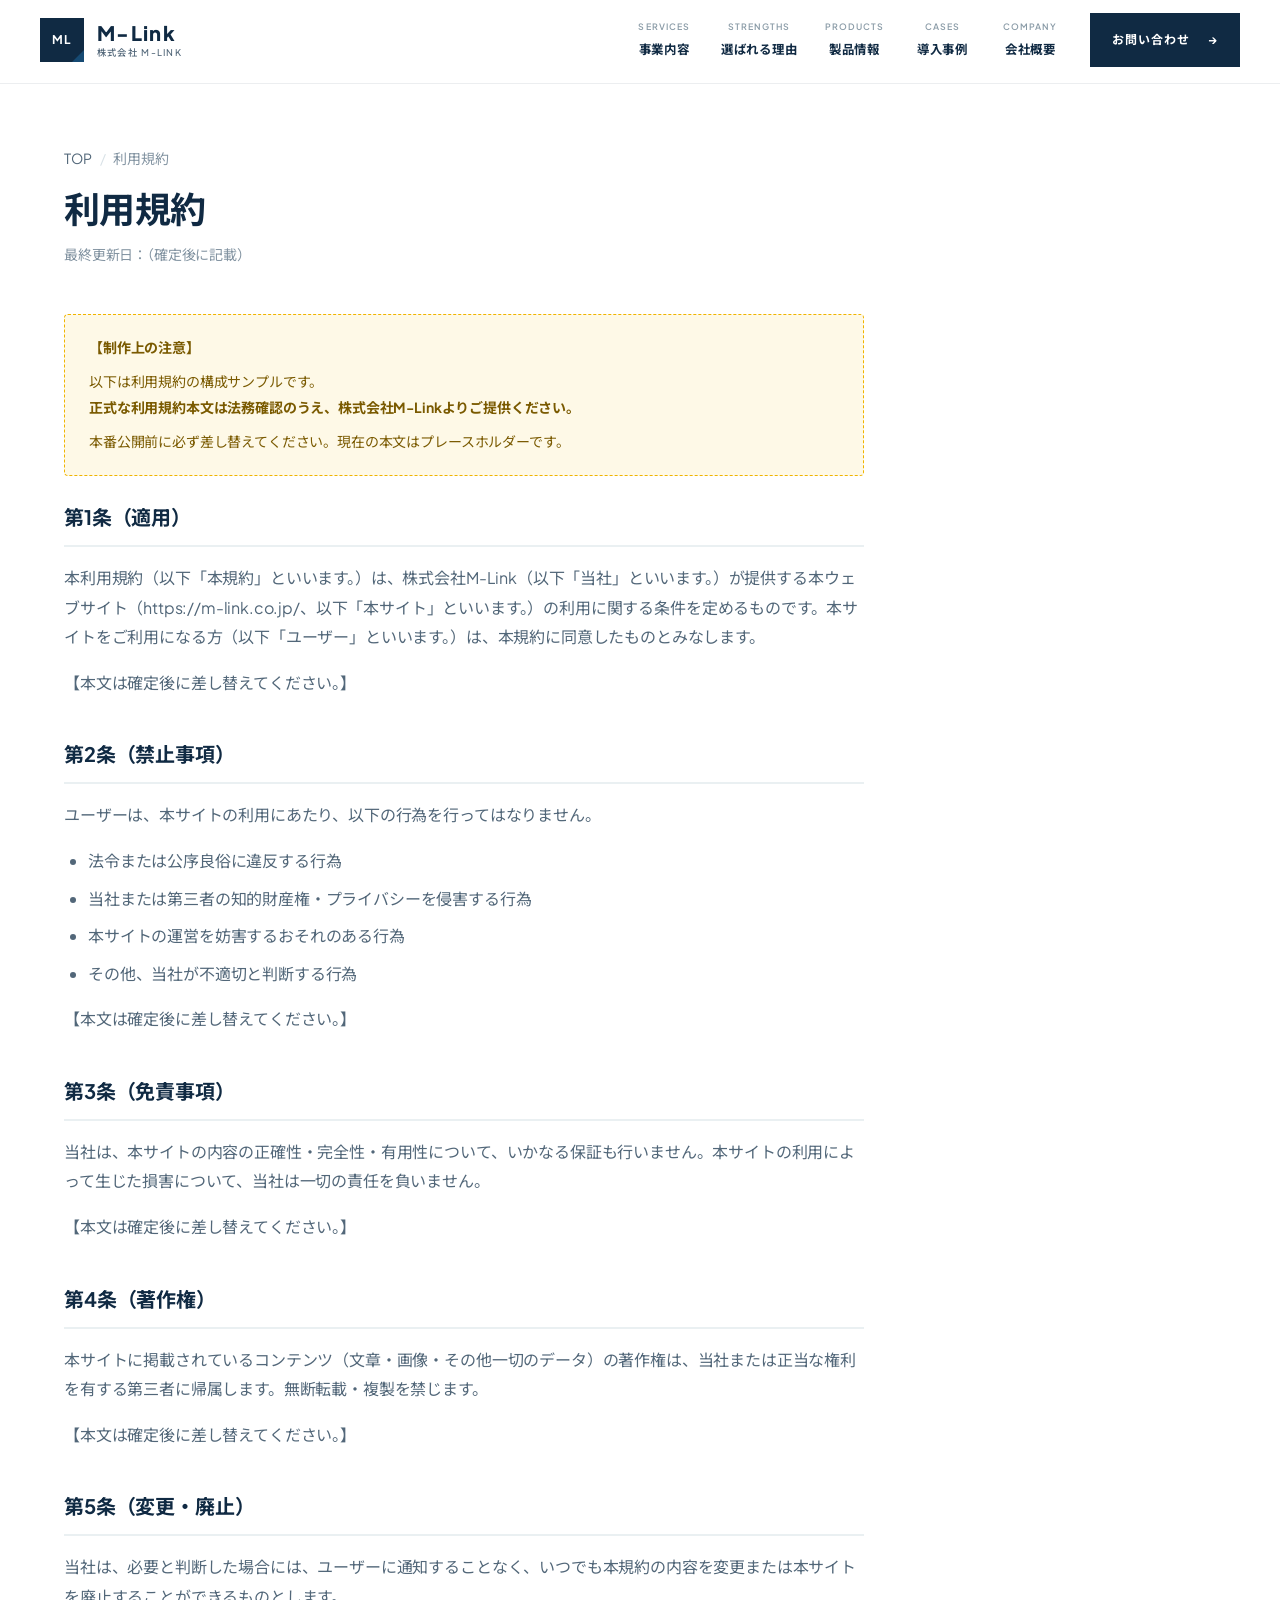
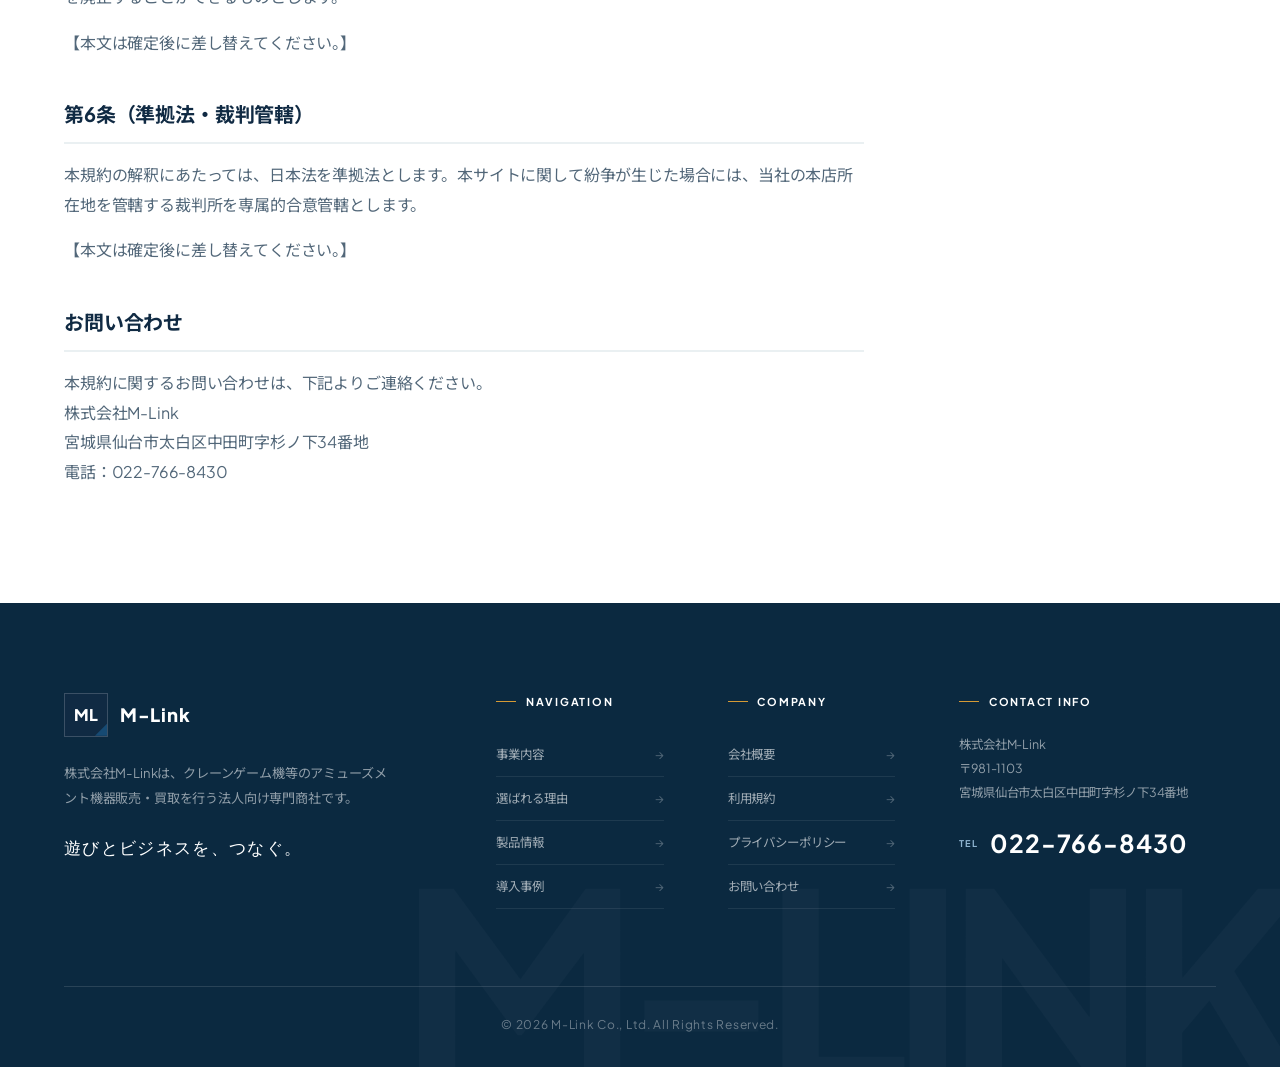
<file: terms/index.html>
<!DOCTYPE html>
<html lang="ja">
<head>
  <meta charset="UTF-8">
  <meta name="viewport" content="width=device-width, initial-scale=1.0">
  <title>利用規約 | 株式会社M-Link</title>
  <meta name="description" content="株式会社M-Linkのウェブサイト利用規約です。">
  <meta name="robots" content="noindex">

  <link rel="icon" type="image/svg+xml" href="data:image/svg+xml,<svg xmlns='http://www.w3.org/2000/svg' viewBox='0 0 32 32'><rect width='32' height='32' rx='4' fill='%23123C7A'/><text x='50%25' y='54%25' dominant-baseline='middle' text-anchor='middle' font-family='Inter,Arial' font-weight='700' font-size='12' fill='white'>ML</text></svg>">

  <link rel="stylesheet" href="../assets/css/reset.css">
  <link rel="stylesheet" href="../assets/css/variables.css">
  <link rel="stylesheet" href="../assets/css/common.css?v=20260826-3">

  <style>
    .legal-page {
      padding-top: calc(80px + clamp(2rem,4vw,3.5rem));
      padding-bottom: clamp(3rem,6vw,6rem);
      background-color: var(--color-bg);
    }
    .legal-content {
      max-width: 800px;
    }
    .legal-title {
      font-size: var(--text-4xl);
      font-weight: var(--fw-bold);
      color: var(--color-text);
      letter-spacing: -0.02em;
      line-height: var(--leading-tight);
      margin-bottom: var(--space-3);
    }
    .legal-date {
      font-size: var(--text-sm);
      color: var(--color-text-muted);
      margin-bottom: var(--space-12);
    }
    .legal-section {
      margin-bottom: var(--space-10);
    }
    .legal-section h2 {
      font-size: var(--text-xl);
      font-weight: var(--fw-bold);
      color: var(--color-text);
      margin-bottom: var(--space-4);
      padding-bottom: var(--space-3);
      border-bottom: 2px solid var(--color-border-light);
    }
    .legal-section p {
      font-size: var(--text-base);
      color: var(--color-text-sub);
      line-height: var(--leading-loose);
      margin-bottom: var(--space-4);
    }
    .legal-section ul {
      list-style: disc;
      padding-left: var(--space-6);
      margin-bottom: var(--space-4);
    }
    .legal-section ul li {
      font-size: var(--text-base);
      color: var(--color-text-sub);
      line-height: var(--leading-loose);
      margin-bottom: var(--space-2);
    }
    .legal-todo {
      background-color: #FEF9E7;
      border: 1px dashed #F0B400;
      border-radius: var(--radius-sm);
      padding: var(--space-5) var(--space-6);
      margin-bottom: var(--space-6);
      font-size: var(--text-sm);
      color: #7A5A00;
      line-height: var(--leading-loose);
    }
    .legal-todo strong {
      display: block;
      font-weight: var(--fw-bold);
      margin-bottom: var(--space-2);
    }
  </style>
</head>
<body>

<!-- Header -->
<header class="header" id="header" role="banner">
  <div class="header__inner">
    <a href="/" class="header__logo" aria-label="株式会社M-Link トップページへ">
      <div class="header__logo-mark" aria-hidden="true"><span>ML</span></div>
      <div class="header__logo-text">
        <span class="header__logo-name">M-Link</span>
        <span class="header__logo-sub">株式会社 M-Link</span>
      </div>
    </a>
    <nav class="header__nav" aria-label="メインナビゲーション">
      <a href="/#business"   class="header__nav-link">事業内容</a>
      <a href="/products/"   class="header__nav-link">商品一覧</a>
      <a href="/#case-study" class="header__nav-link">導入事例</a>
      <a href="/company/"    class="header__nav-link">会社概要</a>
      <a href="/#contact"    class="btn btn--primary header__nav-cta">お問い合わせ</a>
    </nav>
    <button class="header__hamburger" id="hamburger" aria-label="メニューを開く" aria-expanded="false" aria-controls="mobile-nav">
      <span></span><span></span><span></span>
    </button>
  </div>
</header>

<nav class="header__mobile-nav" id="mobile-nav" aria-label="モバイルナビゲーション">
  <a href="/#business"   class="header__mobile-nav-link">事業内容</a>
  <a href="/products/"   class="header__mobile-nav-link">商品一覧</a>
  <a href="/#case-study" class="header__mobile-nav-link">導入事例</a>
  <a href="/company/"    class="header__mobile-nav-link">会社概要</a>
  <div class="header__mobile-nav-cta">
    <a href="/#contact" class="btn btn--accent btn--lg">お問い合わせはこちら</a>
  </div>
</nav>

<main id="main">
  <div class="legal-page">
    <div class="container">
      <nav aria-label="パンくずリスト">
        <ol class="breadcrumb" itemscope itemtype="https://schema.org/BreadcrumbList">
          <li itemprop="itemListElement" itemscope itemtype="https://schema.org/ListItem">
            <a href="/" itemprop="item"><span itemprop="name">TOP</span></a>
            <meta itemprop="position" content="1">
          </li>
          <li class="breadcrumb-sep" aria-hidden="true">/</li>
          <li>利用規約</li>
        </ol>
      </nav>

      <div class="legal-content">
        <h1 class="legal-title">利用規約</h1>
        <p class="legal-date">最終更新日：（確定後に記載）</p>

        <div class="legal-todo">
          <strong>【制作上の注意】</strong>
          以下は利用規約の構成サンプルです。<strong>正式な利用規約本文は法務確認のうえ、株式会社M-Linkよりご提供ください。</strong>本番公開前に必ず差し替えてください。現在の本文はプレースホルダーです。
        </div>

        <div class="legal-section">
          <h2>第1条（適用）</h2>
          <p>
            本利用規約（以下「本規約」といいます。）は、株式会社M-Link（以下「当社」といいます。）が提供する本ウェブサイト（https://m-link.co.jp/、以下「本サイト」といいます。）の利用に関する条件を定めるものです。本サイトをご利用になる方（以下「ユーザー」といいます。）は、本規約に同意したものとみなします。
          </p>
          <p>【本文は確定後に差し替えてください。】</p>
        </div>

        <div class="legal-section">
          <h2>第2条（禁止事項）</h2>
          <p>ユーザーは、本サイトの利用にあたり、以下の行為を行ってはなりません。</p>
          <ul>
            <li>法令または公序良俗に違反する行為</li>
            <li>当社または第三者の知的財産権・プライバシーを侵害する行為</li>
            <li>本サイトの運営を妨害するおそれのある行為</li>
            <li>その他、当社が不適切と判断する行為</li>
          </ul>
          <p>【本文は確定後に差し替えてください。】</p>
        </div>

        <div class="legal-section">
          <h2>第3条（免責事項）</h2>
          <p>
            当社は、本サイトの内容の正確性・完全性・有用性について、いかなる保証も行いません。本サイトの利用によって生じた損害について、当社は一切の責任を負いません。
          </p>
          <p>【本文は確定後に差し替えてください。】</p>
        </div>

        <div class="legal-section">
          <h2>第4条（著作権）</h2>
          <p>
            本サイトに掲載されているコンテンツ（文章・画像・その他一切のデータ）の著作権は、当社または正当な権利を有する第三者に帰属します。無断転載・複製を禁じます。
          </p>
          <p>【本文は確定後に差し替えてください。】</p>
        </div>

        <div class="legal-section">
          <h2>第5条（変更・廃止）</h2>
          <p>
            当社は、必要と判断した場合には、ユーザーに通知することなく、いつでも本規約の内容を変更または本サイトを廃止することができるものとします。
          </p>
          <p>【本文は確定後に差し替えてください。】</p>
        </div>

        <div class="legal-section">
          <h2>第6条（準拠法・裁判管轄）</h2>
          <p>
            本規約の解釈にあたっては、日本法を準拠法とします。本サイトに関して紛争が生じた場合には、当社の本店所在地を管轄する裁判所を専属的合意管轄とします。
          </p>
          <p>【本文は確定後に差し替えてください。】</p>
        </div>

        <div class="legal-section">
          <h2>お問い合わせ</h2>
          <p>
            本規約に関するお問い合わせは、下記よりご連絡ください。<br>
            株式会社M-Link<br>
            宮城県仙台市太白区中田町字杉ノ下34番地<br>
            電話：022-766-8430
          </p>
        </div>

      </div><!-- /.legal-content -->
    </div><!-- /.container -->
  </div>
</main>

<!-- Footer -->
<footer class="footer" role="contentinfo">
  <div class="container">
    <div class="footer__top">
      <div class="footer__company">
        <div class="footer__logo">
          <div class="footer__logo-mark" aria-hidden="true"><span>ML</span></div>
          <span class="footer__logo-name">M-Link</span>
        </div>
        <address class="footer__address">
          <p>株式会社M-Link</p>
          <p>〒981-1103</p>
          <p>宮城県仙台市太白区中田町字杉ノ下34番地</p>
          <p>代表取締役：乘附 一朗</p>
        </address>
        <a href="tel:0227668430" class="footer__tel">022-766-8430</a>
      </div>
      <nav class="footer__nav" aria-label="フッターナビゲーション">
        <div>
          <p class="footer__nav-group-title">事業</p>
          <a href="/#business" class="footer__nav-link">中古筐体販売</a>
          <a href="/#business" class="footer__nav-link">新品筐体販売</a>
          <a href="/#business" class="footer__nav-link">買取サービス</a>
        </div>
        <div>
          <p class="footer__nav-group-title">コンテンツ</p>
          <a href="/products/" class="footer__nav-link">商品一覧</a>
          <a href="/company/" class="footer__nav-link">会社概要</a>
        </div>
        <div>
          <p class="footer__nav-group-title">サポート</p>
          <a href="/#contact" class="footer__nav-link">お問い合わせ</a>
          <a href="/terms/" class="footer__nav-link">利用規約</a>
          <a href="/privacy/" class="footer__nav-link">プライバシーポリシー</a>
        </div>
      </nav>
    </div>
    <div class="footer__bottom">
      <p class="footer__copyright">&copy; 2024 株式会社M-Link. All Rights Reserved.</p>
      <div class="footer__legal-links">
        <a href="/terms/" class="footer__legal-link">利用規約</a>
        <a href="/privacy/" class="footer__legal-link">プライバシーポリシー</a>
      </div>
    </div>
  </div>
</footer>

<button class="page-top" id="page-top" aria-label="ページトップへ戻る">
  <svg aria-hidden="true" xmlns="http://www.w3.org/2000/svg" fill="none" viewBox="0 0 24 24" stroke-width="2.5" stroke="currentColor"><path stroke-linecap="round" stroke-linejoin="round" d="M4.5 15.75l7.5-7.5 7.5 7.5"/></svg>
</button>

<script src="../assets/js/components.js" defer></script>
<script src="../assets/js/main.js" defer></script>
</body>
</html>
</file>
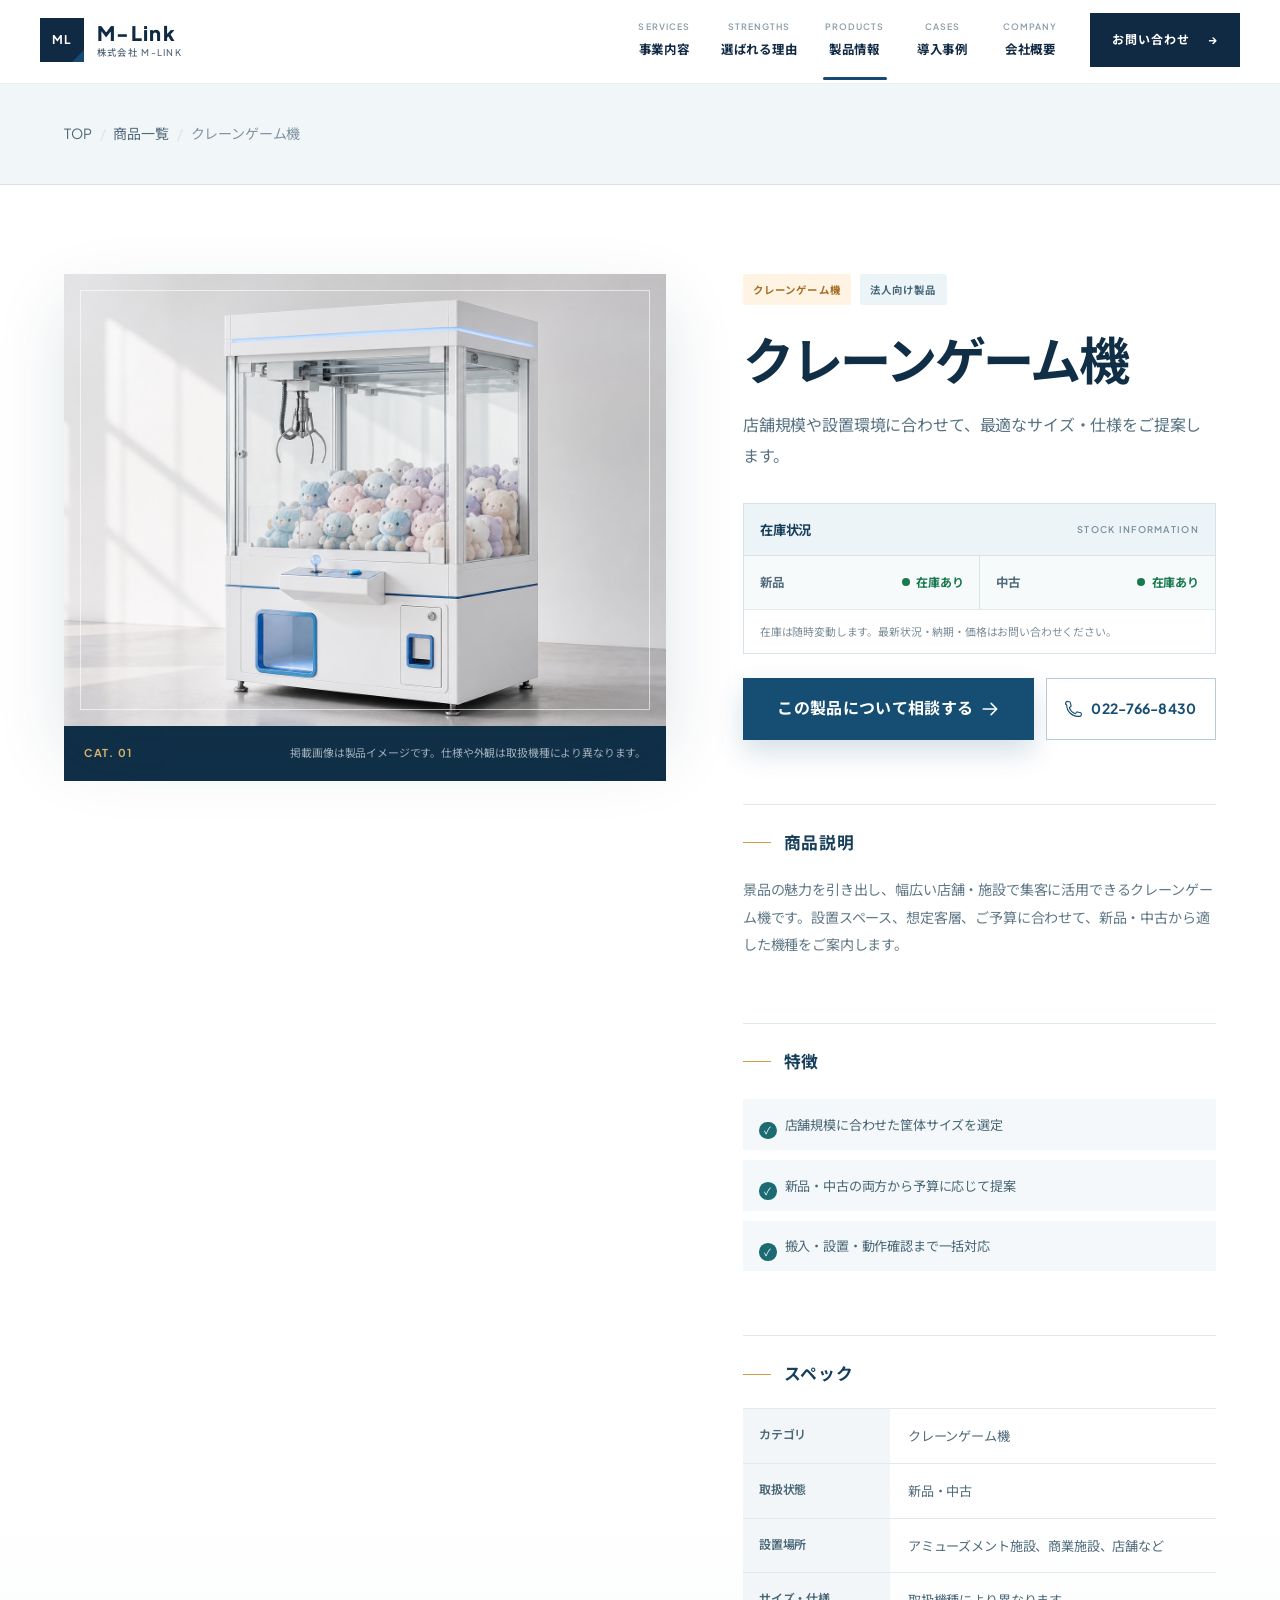
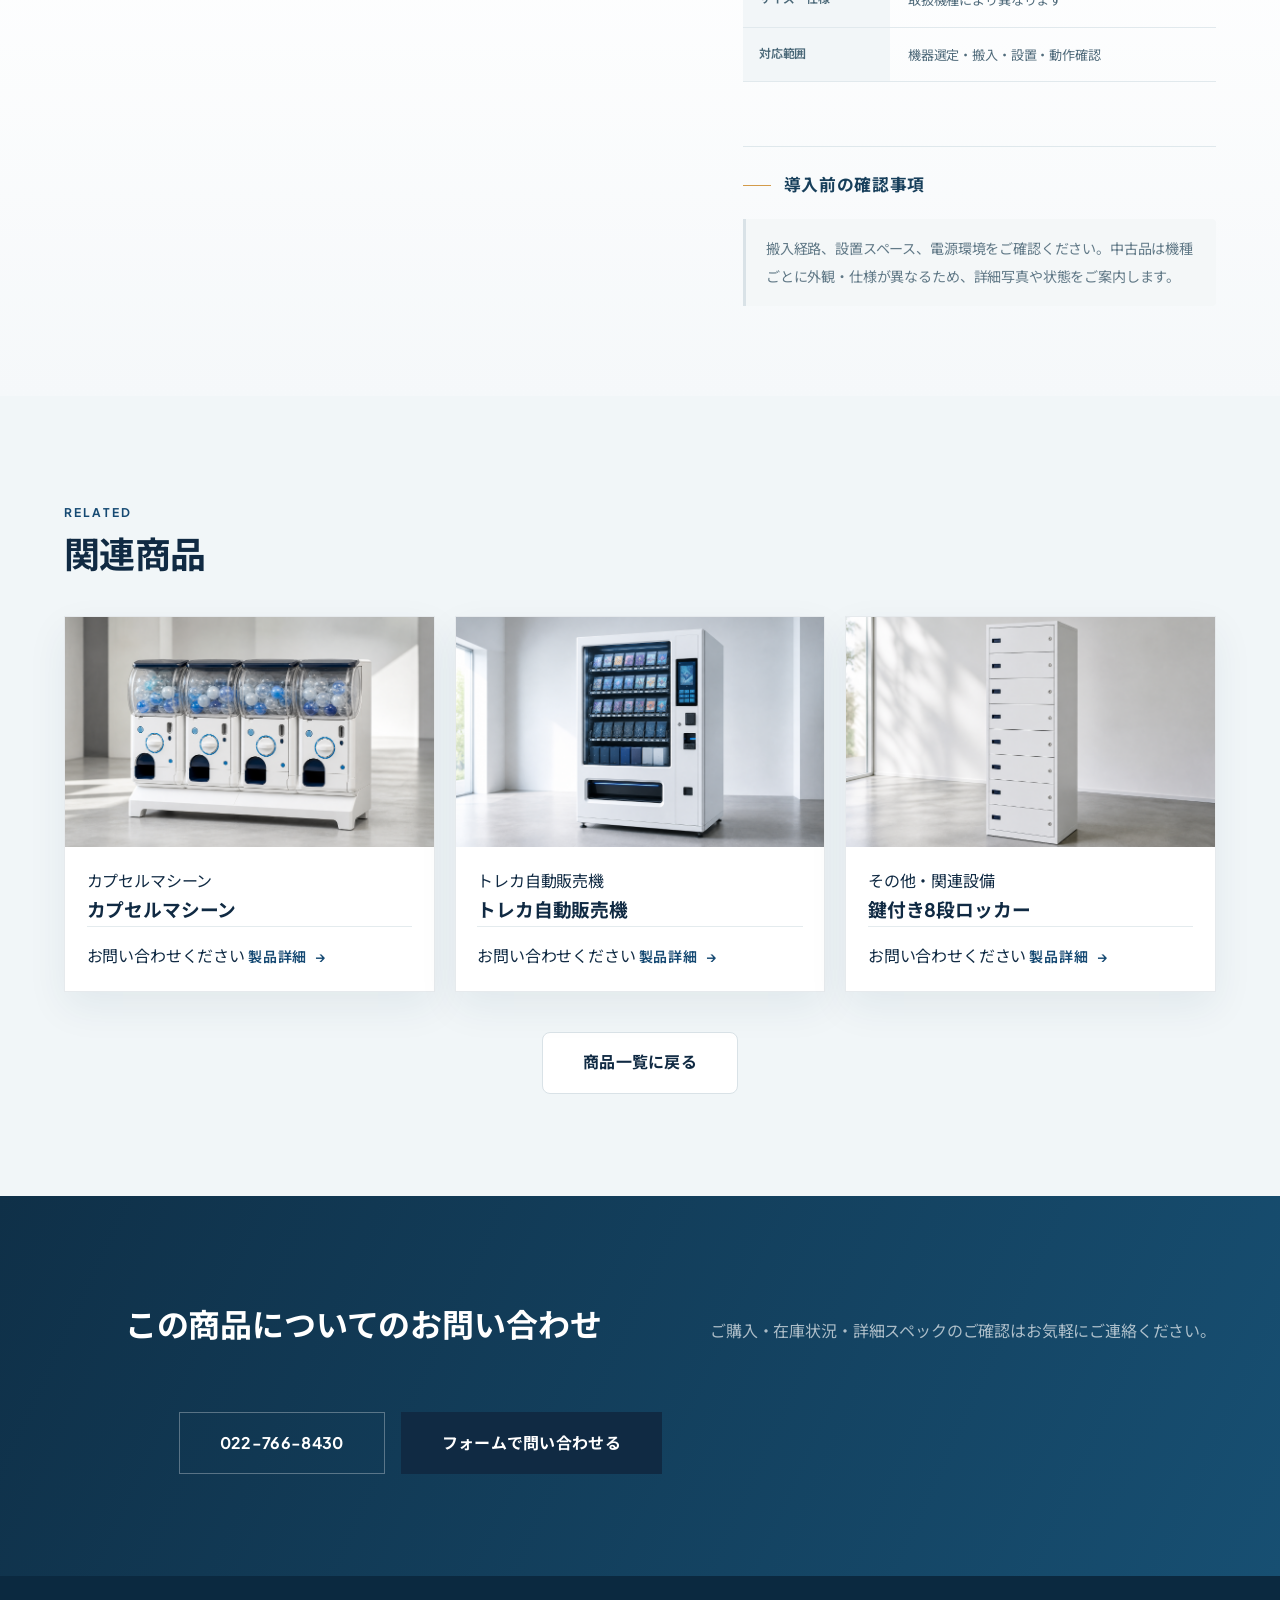
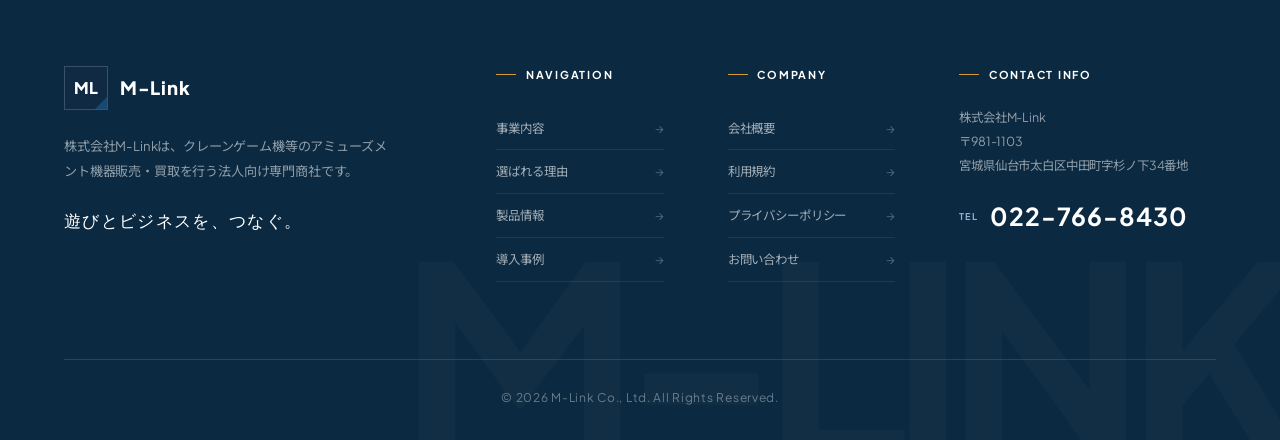
<file: products/detail.html>
<!DOCTYPE html>
<html lang="ja">
<head>
  <meta charset="UTF-8">
  <meta name="viewport" content="width=device-width, initial-scale=1.0">
  <title>クレーンゲーム機 | 製品情報 | 株式会社M-Link</title>
  <meta name="description" content="株式会社M-Linkが取り扱うクレーンゲーム機の製品情報。特徴、仕様、新品・中古の在庫状況をご案内します。">

  <meta property="og:type" content="product">
  <meta property="og:title" content="クレーンゲーム機 | 製品情報 | 株式会社M-Link">
  <meta property="og:description" content="製品の特徴、仕様、新品・中古の在庫状況をご案内します。">
  <meta property="og:url" content="https://m-link.co.jp/products/detail.html">
  <meta property="og:site_name" content="株式会社M-Link">
  <meta name="twitter:card" content="summary_large_image">

  <link rel="icon" type="image/svg+xml" href="data:image/svg+xml,<svg xmlns='http://www.w3.org/2000/svg' viewBox='0 0 32 32'><rect width='32' height='32' rx='4' fill='%23123C7A'/><text x='50%25' y='54%25' dominant-baseline='middle' text-anchor='middle' font-family='Inter,Arial' font-weight='700' font-size='12' fill='white'>ML</text></svg>">

  <link rel="stylesheet" href="../assets/css/reset.css">
  <link rel="stylesheet" href="../assets/css/variables.css">
  <link rel="stylesheet" href="../assets/css/common.css?v=20260826-3">
  <link rel="stylesheet" href="../assets/css/products.css?v=20260826-3">

  <script type="application/ld+json" id="product-structured-data">
  {
    "@context": "https://schema.org",
    "@type": "Product",
    "name": "クレーンゲーム機",
    "description": "店舗規模や設置環境に合わせて選べるクレーンゲーム機です。",
    "brand": { "@type": "Brand", "name": "M-Link取扱製品" },
    "offers": {
      "@type": "Offer",
      "availability": "https://schema.org/InStock",
      "priceCurrency": "JPY",
      "seller": { "@type": "Organization", "name": "株式会社M-Link" }
    }
  }
  </script>
</head>
<body class="product-detail-page">

<a class="skip-link" href="#main">本文へ移動</a>

<!-- Header -->
<header class="header" id="header" role="banner">
  <div class="header__inner">
    <a href="/" class="header__logo" aria-label="株式会社M-Link トップページへ">
      <div class="header__logo-mark" aria-hidden="true"><span>ML</span></div>
      <div class="header__logo-text">
        <span class="header__logo-name">M-Link</span>
        <span class="header__logo-sub">株式会社 M-Link</span>
      </div>
    </a>
    <nav class="header__nav" aria-label="メインナビゲーション">
      <a href="/#business"   class="header__nav-link">事業内容</a>
      <a href="/products/"   class="header__nav-link" aria-current="page">製品情報</a>
      <a href="/#case-study" class="header__nav-link">導入事例</a>
      <a href="/company/"    class="header__nav-link">会社概要</a>
      <a href="/#contact-form-section" class="btn btn--primary header__nav-cta">お問い合わせ</a>
    </nav>
    <button class="header__hamburger" id="hamburger" aria-label="メニューを開く" aria-expanded="false" aria-controls="mobile-nav">
      <span></span><span></span><span></span>
    </button>
  </div>
</header>

<nav class="header__mobile-nav" id="mobile-nav" aria-label="モバイルナビゲーション">
  <a href="/#business"   class="header__mobile-nav-link">事業内容</a>
  <a href="/products/"   class="header__mobile-nav-link">製品情報</a>
  <a href="/#case-study" class="header__mobile-nav-link">導入事例</a>
  <a href="/company/"    class="header__mobile-nav-link">会社概要</a>
  <div class="header__mobile-nav-cta">
    <a href="/#contact-form-section" class="btn btn--accent btn--lg">お問い合わせはこちら</a>
  </div>
</nav>

<main id="main">

  <!-- Breadcrumb -->
  <div class="product-detail-hero">
    <div class="container">
      <nav aria-label="パンくずリスト">
        <ol class="breadcrumb" itemscope itemtype="https://schema.org/BreadcrumbList">
          <li itemprop="itemListElement" itemscope itemtype="https://schema.org/ListItem">
            <a href="/" itemprop="item"><span itemprop="name">TOP</span></a>
            <meta itemprop="position" content="1">
          </li>
          <li class="breadcrumb-sep" aria-hidden="true">/</li>
          <li itemprop="itemListElement" itemscope itemtype="https://schema.org/ListItem">
            <a href="/products/" itemprop="item"><span itemprop="name">商品一覧</span></a>
            <meta itemprop="position" content="2">
          </li>
          <li class="breadcrumb-sep" aria-hidden="true">/</li>
          <li itemprop="itemListElement" itemscope itemtype="https://schema.org/ListItem">
            <span itemprop="name" id="breadcrumb-product-name">クレーンゲーム機</span>
            <meta itemprop="position" content="3">
          </li>
        </ol>
      </nav>
    </div>
  </div>

  <!-- Product Detail -->
  <section class="product-detail section" aria-labelledby="product-title">
    <div class="container">
      <div class="product-detail__inner">

        <!-- Gallery -->
        <div class="product-gallery fade-in">
          <div class="product-gallery__main">
            <img
              src="../assets/images/top/product_crane_generated.png"
              alt="クレーンゲーム機の製品イメージ"
              class="product-gallery__main-img"
              id="gallery-main"
              width="600"
              height="450"
              loading="eager"
            >
          </div>
          <div class="product-gallery__caption"><span id="product-catalog-no">CAT. 01</span><p>掲載画像は製品イメージです。仕様や外観は取扱機種により異なります。</p></div>
        </div><!-- /.product-gallery -->

        <!-- Detail Info -->
        <div class="product-detail__info fade-in fade-in--delay-1">

          <div class="product-detail__meta"><span id="product-category">クレーンゲーム機</span><span>法人向け製品</span></div>

          <h1 class="product-detail__title" id="product-title">
            クレーンゲーム機
          </h1>
          <p class="product-detail__lead" id="product-lead">店舗規模や設置環境に合わせて、最適なサイズ・仕様をご提案します。</p>

          <div class="product-detail__availability" aria-labelledby="availability-title">
            <div class="product-detail__availability-head"><p id="availability-title">在庫状況</p><span>Stock Information</span></div>
            <dl>
              <div><dt>新品</dt><dd class="is-available" id="detail-stock-new"><span></span>在庫あり</dd></div>
              <div><dt>中古</dt><dd class="is-available" id="detail-stock-used"><span></span>在庫あり</dd></div>
            </dl>
            <p class="product-detail__availability-note">在庫は随時変動します。最新状況・納期・価格はお問い合わせください。</p>
          </div>

          <div class="product-detail__cta">
            <a href="/?product=クレーンゲーム機#contact-form-section" class="btn btn--accent btn--lg" id="detail-contact-btn">
              この製品について相談する
              <svg aria-hidden="true" xmlns="http://www.w3.org/2000/svg" fill="none" viewBox="0 0 24 24" stroke-width="2" stroke="currentColor"><path stroke-linecap="round" stroke-linejoin="round" d="M13.5 4.5L21 12m0 0l-7.5 7.5M21 12H3"/></svg>
            </a>
            <a href="tel:0227668430" class="btn btn--outline" id="detail-tel-btn">
              <svg aria-hidden="true" xmlns="http://www.w3.org/2000/svg" fill="none" viewBox="0 0 24 24" stroke-width="1.5" stroke="currentColor"><path stroke-linecap="round" stroke-linejoin="round" d="M2.25 6.75c0 8.284 6.716 15 15 15h2.25a2.25 2.25 0 002.25-2.25v-1.372c0-.516-.351-.966-.852-1.091l-4.423-1.106c-.44-.11-.902.055-1.173.417l-.97 1.293c-.282.376-.769.542-1.21.38a12.035 12.035 0 01-7.143-7.143c-.162-.441.004-.928.38-1.21l1.293-.97c.363-.271.527-.734.417-1.173L6.963 3.102a1.125 1.125 0 00-1.091-.852H4.5A2.25 2.25 0 002.25 6.75z"/></svg>
              022-766-8430
            </a>
          </div>

          <!-- Description -->
          <div class="product-spec-section">
            <h2 class="product-spec-section__title">商品説明</h2>
            <p class="product-description">
              景品の魅力を引き出し、幅広い店舗・施設で集客に活用できるクレーンゲーム機です。設置スペース、想定客層、ご予算に合わせて、新品・中古から適した機種をご案内します。
            </p>
          </div>

          <!-- Features -->
          <div class="product-spec-section">
            <h2 class="product-spec-section__title">特徴</h2>
            <div class="product-features">
              <ul class="product-features__list" id="product-features-list">
                <li class="product-features__item">店舗規模に合わせた筐体サイズを選定</li>
                <li class="product-features__item">新品・中古の両方から予算に応じて提案</li>
                <li class="product-features__item">搬入・設置・動作確認まで一括対応</li>
              </ul>
            </div>
          </div>

          <!-- Specs -->
          <div class="product-spec-section">
            <h2 class="product-spec-section__title">スペック</h2>
            <table class="product-spec-table" aria-label="商品スペック">
              <tbody>
                <tr><th scope="row">カテゴリ</th><td id="spec-category">クレーンゲーム機</td></tr>
                <tr><th scope="row">取扱状態</th><td id="spec-condition">新品・中古</td></tr>
                <tr><th scope="row">設置場所</th><td id="spec-location">アミューズメント施設、商業施設、店舗など</td></tr>
                <tr><th scope="row">サイズ・仕様</th><td id="spec-size">取扱機種により異なります</td></tr>
                <tr><th scope="row">対応範囲</th><td id="spec-support">機器選定・搬入・設置・動作確認</td></tr>
              </tbody>
            </table>
          </div>

          <!-- Notes -->
          <div class="product-spec-section">
            <h2 class="product-spec-section__title">導入前の確認事項</h2>
            <p class="product-notes" id="product-notes">搬入経路、設置スペース、電源環境をご確認ください。中古品は機種ごとに外観・仕様が異なるため、詳細写真や状態をご案内します。</p>
          </div>

        </div><!-- /.product-detail__info -->
      </div><!-- /.product-detail__inner -->
    </div><!-- /.container -->
  </section>

  <!-- Related Products -->
  <section class="related-products section section--alt" aria-labelledby="related-title">
    <div class="container">
      <div class="section-header fade-in">
        <span class="section-en">Related</span>
        <h2 class="section-title" id="related-title">関連商品</h2>
      </div>
      <div class="related-products__grid">
        <article class="product-card fade-in fade-in--delay-1">
          <div class="product-card__image-wrap">
            <img src="../assets/images/top/product_capsule_generated.png" alt="カプセルマシーン" class="product-card__image" width="1536" height="1024" loading="lazy">
            <div class="product-card__badges">
              <span class="badge badge--new">新品</span>
              <span class="badge badge--stock-avail">在庫あり</span>
            </div>
          </div>
          <div class="product-card__body">
            <p class="product-card__category">カプセルマシーン</p>
            <h3 class="product-card__name">カプセルマシーン</h3>
            <div class="product-card__footer">
              <span class="product-card__price">お問い合わせください</span>
              <a href="detail.html?id=capsule" class="link-arrow">製品詳細</a>
            </div>
          </div>
        </article>
        <article class="product-card fade-in fade-in--delay-2">
          <div class="product-card__image-wrap">
            <img src="../assets/images/top/product_trading_card_vending_generated.png" alt="トレカ自動販売機" class="product-card__image" width="1536" height="1024" loading="lazy">
            <div class="product-card__badges">
              <span class="badge badge--new">新品</span>
              <span class="badge badge--stock-ask">取寄せ</span>
            </div>
          </div>
          <div class="product-card__body">
            <p class="product-card__category">トレカ自動販売機</p>
            <h3 class="product-card__name">トレカ自動販売機</h3>
            <div class="product-card__footer">
              <span class="product-card__price">お問い合わせください</span>
              <a href="detail.html?id=trading-card-vending" class="link-arrow">製品詳細</a>
            </div>
          </div>
        </article>
        <article class="product-card fade-in fade-in--delay-3">
          <div class="product-card__image-wrap">
            <img src="../assets/images/top/product_locker_generated.png" alt="鍵付き8段ロッカー" class="product-card__image" width="1536" height="1024" loading="lazy">
            <div class="product-card__badges">
              <span class="badge badge--new">新品</span>
              <span class="badge badge--stock-avail">在庫あり</span>
            </div>
          </div>
          <div class="product-card__body">
            <p class="product-card__category">その他・関連設備</p>
            <h3 class="product-card__name">鍵付き8段ロッカー</h3>
            <div class="product-card__footer">
              <span class="product-card__price">お問い合わせください</span>
              <a href="detail.html?id=locker" class="link-arrow">製品詳細</a>
            </div>
          </div>
        </article>
      </div>
      <div style="text-align:center;margin-top:var(--space-10)">
        <a href="index.html" class="btn btn--outline btn--lg">商品一覧に戻る</a>
      </div>
    </div>
  </section>

  <!-- Contact CTA -->
  <section class="contact-cta-mini" aria-labelledby="detail-cta-title">
    <div class="container">
      <h2 class="contact-cta-mini__title" id="detail-cta-title">この商品についてのお問い合わせ</h2>
      <p class="contact-cta-mini__text">ご購入・在庫状況・詳細スペックのご確認はお気軽にご連絡ください。</p>
      <div class="contact-cta-mini__actions">
        <a href="tel:0227668430" class="btn btn--outline-white btn--lg">022-766-8430</a>
        <a href="/#contact-form-section" class="btn btn--accent btn--lg" id="detail-bottom-contact">フォームで問い合わせる</a>
      </div>
    </div>
  </section>

</main>

<!-- Footer -->
<footer class="footer" role="contentinfo">
  <div class="container">
    <div class="footer__top">
      <div class="footer__company">
        <div class="footer__logo">
          <div class="footer__logo-mark" aria-hidden="true"><span>ML</span></div>
          <span class="footer__logo-name">M-Link</span>
        </div>
        <address class="footer__address">
          <p>株式会社M-Link</p>
          <p>〒981-1103</p>
          <p>宮城県仙台市太白区中田町字杉ノ下34番地</p>
          <p>代表取締役：乘附 一朗</p>
        </address>
        <a href="tel:0227668430" class="footer__tel">
          <svg aria-hidden="true" xmlns="http://www.w3.org/2000/svg" fill="none" viewBox="0 0 24 24" stroke-width="1.5" stroke="currentColor" style="width:18px;height:18px"><path stroke-linecap="round" stroke-linejoin="round" d="M2.25 6.75c0 8.284 6.716 15 15 15h2.25a2.25 2.25 0 002.25-2.25v-1.372c0-.516-.351-.966-.852-1.091l-4.423-1.106c-.44-.11-.902.055-1.173.417l-.97 1.293c-.282.376-.769.542-1.21.38a12.035 12.035 0 01-7.143-7.143c-.162-.441.004-.928.38-1.21l1.293-.97c.363-.271.527-.734.417-1.173L6.963 3.102a1.125 1.125 0 00-1.091-.852H4.5A2.25 2.25 0 002.25 6.75z"/></svg>
          022-766-8430
        </a>
      </div>
      <nav class="footer__nav" aria-label="フッターナビゲーション">
        <div>
          <p class="footer__nav-group-title">事業</p>
          <a href="/#business" class="footer__nav-link">中古筐体販売</a>
          <a href="/#business" class="footer__nav-link">新品筐体販売</a>
          <a href="/#business" class="footer__nav-link">買取サービス</a>
        </div>
        <div>
          <p class="footer__nav-group-title">コンテンツ</p>
          <a href="/products/" class="footer__nav-link">商品一覧</a>
          <a href="/#case-study" class="footer__nav-link">導入事例</a>
          <a href="/company/" class="footer__nav-link">会社概要</a>
        </div>
        <div>
          <p class="footer__nav-group-title">サポート</p>
          <a href="/#contact-form-section" class="footer__nav-link">お問い合わせ</a>
          <a href="/terms/" class="footer__nav-link">利用規約</a>
          <a href="/privacy/" class="footer__nav-link">プライバシーポリシー</a>
        </div>
      </nav>
    </div>
    <div class="footer__bottom">
      <p class="footer__copyright">&copy; 2026 M-Link Co., Ltd. All Rights Reserved.</p>
    </div>
  </div>
</footer>

<button class="page-top" id="page-top" aria-label="ページトップへ戻る">
  <svg aria-hidden="true" xmlns="http://www.w3.org/2000/svg" fill="none" viewBox="0 0 24 24" stroke-width="2.5" stroke="currentColor"><path stroke-linecap="round" stroke-linejoin="round" d="M4.5 15.75l7.5-7.5 7.5 7.5"/></svg>
</button>

<script src="../assets/js/components.js" defer></script>
<script src="../assets/js/main.js" defer></script>
<script src="../assets/js/products.js" defer></script>
</body>
</html>
</file>
<file: assets/css/variables.css>
/* ============================================================
   variables.css — M-Link Corporate Site Modern Clean Tokens
   (Refined, Minimal, B2B Standard)
   ============================================================ */

:root {
  /* ── Colors ── */
  --color-primary:       #164A73;   /* Deep industrial blue */
  --color-primary-hover: #0D3554;   /* Darker blue */
  --color-primary-light: #EAF3F8;   /* Soft blue tint */
  --color-accent:        #D59A35;   /* Warm brass accent */

  --color-navy:          #102A43;   /* Deep ink */

  /* ── Neutral / Text ── */
  --color-text:          #102A43;   /* Main text */
  --color-text-sub:      #526779;   /* Supporting text */
  --color-text-muted:    #8293A1;   /* Muted text */

  /* ── Backgrounds ── */
  --color-bg:            #FFFFFF;
  --color-bg-alt:        #F4F7F8;   /* Cool paper */
  --color-bg-dark:       #102A43;   /* Dark Footer */
  --color-card-bg:       #FFFFFF;

  /* ── Borders ── */
  --color-border:        #D9E2E7;   /* Cool border */
  --color-border-light:  #EAF0F2;   /* Light border */

  /* ── Status Colors ── */
  --color-stock-avail:   #059669;   /* Emerald 600 */
  --color-stock-nego:    #D97706;   /* Amber 600 */
  --color-stock-sold:    #64748B;   /* Slate 500 */
  --color-stock-ask:     #1E40AF;

  /* ── Typography ── */
  --font-ja:   'Plus Jakarta Sans', 'Noto Sans JP', -apple-system, BlinkMacSystemFont, sans-serif;
  --font-en:   'Plus Jakarta Sans', sans-serif;

  --fw-regular: 400;
  --fw-medium:  500;
  --fw-semibold: 600;
  --fw-bold:    700;

  /* ── Type Scale ── */
  --text-xs:   0.75rem;     /* 12px */
  --text-sm:   0.875rem;    /* 14px */
  --text-base: 1rem;        /* 16px */
  --text-lg:   1.125rem;    /* 18px */
  --text-xl:   1.25rem;     /* 20px */
  --text-2xl:  1.5rem;      /* 24px */
  --text-3xl:  clamp(1.5rem, 2.5vw, 2rem);
  --text-4xl:  clamp(1.75rem, 3.5vw, 2.25rem);
  --text-hero: clamp(2.4rem, 5vw, 4.25rem);

  --leading-tight:  1.25;
  --leading-snug:   1.45;
  --leading-normal: 1.65;
  --leading-loose:  1.85;

  /* ── Spacing ── */
  --space-1:   0.25rem;
  --space-2:   0.5rem;
  --space-3:   0.75rem;
  --space-4:   1rem;
  --space-5:   1.25rem;
  --space-6:   1.5rem;
  --space-8:   2rem;
  --space-10:  2.5rem;
  --space-12:  3rem;
  --space-16:  4rem;
  --space-20:  5rem;
  --space-24:  6rem;

  /* ── Section Padding ── */
  --section-py: clamp(4.5rem, 8vw, 8rem);

  /* ── Layout ── */
  --container-max:  1200px;
  --container-pad:  1.5rem;

  /* ── Border Radius (Clean & Subtle) ── */
  --radius-sm:  4px;
  --radius-md:  8px;
  --radius-lg:  12px;
  --radius-full: 9999px;

  /* ── Shadows (Minimal & Subtle) ── */
  --shadow-sm:  0 1px 2px 0 rgba(0, 0, 0, 0.05);
  --shadow-md:  0 4px 6px -1px rgba(0, 0, 0, 0.05), 0 2px 4px -1px rgba(0, 0, 0, 0.03);
  --shadow-lg:  0 10px 15px -3px rgba(0, 0, 0, 0.06), 0 4px 6px -2px rgba(0, 0, 0, 0.03);

  /* ── Transitions ── */
  --transition-fast: 150ms ease;
  --transition-base: 250ms ease;
  --transition-slow: 400ms ease;

  /* ── Z-index ── */
  --z-header:  100;
  --z-overlay: 200;
}
</file>
<file: assets/css/common.css>
/* ============================================================
   common.css — M-Link Corporate Site Clean & Refined Styles
   (Simple, Elegant, High-Trust B2B Corporate)
   ============================================================ */

@import url('https://fonts.googleapis.com/css2?family=Noto+Sans+JP:wght@400;500;600;700&family=Plus+Jakarta+Sans:wght@500;600;700;800&display=swap');

*, *::before, *::after {
  box-sizing: border-box;
}

/* ============================================================
   Shared header / footer components
   ============================================================ */
.header{height:84px;background:rgba(255,255,255,.96);border-bottom:1px solid rgba(16,42,67,.08);-webkit-backdrop-filter:blur(14px);backdrop-filter:blur(14px)}
.header.scrolled{height:68px;background:rgba(255,255,255,.985);box-shadow:0 8px 30px rgba(16,42,67,.09)}
.header__inner{width:100%;max-width:1200px;padding-inline:0}
.header__logo{gap:.8rem}
.header__logo-mark{position:relative;width:44px;height:44px;overflow:hidden;background:var(--color-navy);border-radius:0;transition:width .25s ease,height .25s ease}
.header__logo-mark::after{content:"";position:absolute;right:0;bottom:0;width:12px;height:12px;background:var(--color-primary);clip-path:polygon(100% 0,100% 100%,0 100%)}
.header.scrolled .header__logo-mark{width:38px;height:38px}
.header__logo-name{color:var(--color-navy);font-size:1.25rem;font-weight:800;letter-spacing:.07em}
.header__logo-sub{margin-top:.3rem;font-size:.58rem;letter-spacing:.14em}
.header__nav{align-self:stretch;gap:0}
.header__nav-link{position:relative;display:flex;flex-direction:column;justify-content:center;min-width:88px;height:100%;padding:.5rem .8rem;color:var(--color-navy);font-size:.78rem;font-weight:700;text-align:center;letter-spacing:.06em}
.header__nav-link::before{content:attr(data-en);display:block;margin-bottom:.25rem;color:#8a9ba7;font-family:var(--font-en);font-size:.55rem;font-weight:600;letter-spacing:.12em;text-transform:uppercase}
.header__nav-link::after{content:"";position:absolute;right:.8rem;bottom:0;left:.8rem;height:3px;background:var(--color-primary);transform:scaleX(0);transition:transform .25s ease}
.header__nav-link:hover::after,.header__nav-link.is-current::after{transform:scaleX(1)}
.header__nav-cta{align-self:center;min-width:142px;margin-left:1rem;padding:1rem 1.3rem;background:var(--color-navy);border-color:var(--color-navy);border-radius:0;letter-spacing:.08em}
.header__nav-cta::after{content:"→";margin-left:.65rem;font-family:var(--font-en)}
.footer{position:relative;overflow:hidden;padding:clamp(4rem,7vw,6rem) 0 2rem;background:#0b2940;border-top:0}
.footer::before{content:"M-LINK";position:absolute;right:-.04em;bottom:-.18em;color:rgba(255,255,255,.022);font-family:var(--font-en);font-size:clamp(8rem,21vw,20rem);font-weight:700;line-height:1;letter-spacing:-.07em;pointer-events:none}
.footer>.container{position:relative;z-index:1;width:100%;max-width:1200px;margin-inline:auto}
.footer__grid{grid-template-columns:minmax(280px,1.65fr) repeat(2,minmax(130px,.75fr)) minmax(250px,1.15fr);gap:clamp(2rem,5vw,5rem);margin-bottom:clamp(3rem,6vw,5rem)}
.footer__logo{width:fit-content;margin-bottom:1.5rem}
.footer__logo-mark{width:44px!important;height:44px!important;border:1px solid rgba(255,255,255,.18)}
.footer__logo-name{font-family:var(--font-en);font-size:1.15rem;font-weight:800}
.footer__desc{max-width:330px;color:rgba(255,255,255,.55);font-size:.82rem;line-height:1.9}
.footer__brand-tagline{margin:1.5rem 0 0;color:#fff;font-family:'Yu Mincho','Hiragino Mincho ProN','Noto Serif JP',serif;font-size:1.05rem;letter-spacing:.08em}
.footer__title{display:flex;align-items:center;gap:.6rem;margin-bottom:1.4rem;color:#fff;font-family:var(--font-en);font-size:.68rem;letter-spacing:.16em}
.footer__title::before{content:"";width:1.25rem;height:1px;background:var(--color-accent)}
.footer__links{gap:0}.footer__links li{border-bottom:1px solid rgba(255,255,255,.08)}
.footer__links a{display:flex;align-items:center;justify-content:space-between;padding:.7rem 0;color:rgba(255,255,255,.62);font-size:.78rem}
.footer__links a::after{content:"→";color:rgba(255,255,255,.28);font-family:var(--font-en);transition:color var(--transition-fast),transform var(--transition-fast)}
.footer__links a:hover::after{color:#fff;transform:translateX(3px)}
.footer__contact{color:rgba(255,255,255,.55);font-size:.78rem;font-style:normal;line-height:1.9}
.footer__contact a{display:inline-flex;align-items:center;margin-top:1rem;color:#fff;font-family:var(--font-en);font-size:clamp(1.2rem,2vw,1.55rem);font-weight:700;text-decoration:none;letter-spacing:.04em}
.footer__contact a::before{content:"TEL";margin-right:.7rem;color:#8fb4d0;font-size:.58rem;letter-spacing:.12em}
.footer__bottom{justify-content:center;padding-top:1.75rem;padding-bottom:0;border-top-color:rgba(255,255,255,.12);text-align:center}
.footer__copyright{color:rgba(255,255,255,.38)}
@media(max-width:1248px){.header__inner,.footer>.container{padding-inline:1.5rem}.header__nav-link{min-width:78px;padding-inline:.55rem}}
@media(max-width:1024px){.header,.header.scrolled{height:72px}.header__inner{padding-inline:1.25rem}.header__hamburger{display:flex;width:46px;height:46px;padding:13px 10px;background:#f4f7f8;border:1px solid var(--color-border)}.header__mobile-nav{top:72px;max-width:420px;padding:1.5rem clamp(1.5rem,6vw,3rem) 3rem;background:rgba(255,255,255,.99);box-shadow:-20px 20px 60px rgba(16,42,67,.14)}.header__mobile-nav-link{position:relative;padding:1.15rem 0;color:var(--color-navy);font-size:1rem}.header__mobile-nav-link::after{content:"→";position:absolute;right:0;color:#9aabb6}.footer__grid{grid-template-columns:1.4fr 1fr 1fr}.footer__grid>div:last-child{grid-column:1/-1;padding-top:2rem;border-top:1px solid rgba(255,255,255,.1)}}
@media(max-width:640px){.header__inner,.footer>.container{padding-inline:1rem}.header__logo-mark{width:38px;height:38px}.header__logo-name{font-size:1.05rem}.footer__grid{grid-template-columns:1fr 1fr;gap:2.5rem 1.5rem}.footer__grid>div:first-child,.footer__grid>div:last-child{grid-column:1/-1}.footer__bottom{align-items:center;text-align:center}}

html {
  scroll-behavior: smooth;
}

body {
  font-family: var(--font-ja);
  font-size: var(--text-base);
  font-weight: var(--fw-regular);
  color: var(--color-text);
  background-color: var(--color-bg);
  line-height: var(--leading-normal);
  letter-spacing: -0.01em;
  overflow-x: hidden;
  -webkit-font-smoothing: antialiased;
}

/* ── Container ── */
.container {
  width: 100%;
  max-width: var(--container-max);
  margin-inline: auto;
  padding-inline: var(--container-pad);
}

/* ── Section Base ── */
.section {
  padding-block: var(--section-py);
  position: relative;
}

.section--alt {
  background-color: var(--color-bg-alt);
}

.section--dark {
  background-color: var(--color-navy);
  color: #FFFFFF;
}

/* ── Section Header ── */
.section-header {
  margin-bottom: clamp(2.5rem, 5vw, 4rem);
}

.section-header--center {
  text-align: center;
}

.section-en {
  display: inline-block;
  font-family: var(--font-en);
  font-size: var(--text-xs);
  font-weight: var(--fw-bold);
  letter-spacing: 0.18em;
  text-transform: uppercase;
  color: var(--color-primary);
  margin-bottom: var(--space-2);
}

.section--dark .section-en {
  color: #94A3B8;
}

.section-title {
  font-size: var(--text-4xl);
  font-weight: var(--fw-bold);
  color: var(--color-text);
  line-height: var(--leading-tight);
  letter-spacing: -0.02em;
}

.section--dark .section-title {
  color: #FFFFFF;
}

.section-lead {
  margin-top: var(--space-3);
  font-size: var(--text-base);
  color: var(--color-text-sub);
  line-height: var(--leading-loose);
  max-width: 44em;
}

.section--dark .section-lead {
  color: #94A3B8;
}

.section-header--center .section-lead {
  margin-inline: auto;
}

/* ── Buttons (Simple, Solid, Clean) ── */
.btn {
  display: inline-flex;
  align-items: center;
  justify-content: center;
  gap: var(--space-2);
  font-family: var(--font-ja);
  font-size: var(--text-sm);
  font-weight: var(--fw-bold);
  letter-spacing: 0.02em;
  padding: 0.85rem 2rem;
  border-radius: var(--radius-md);
  transition: background-color var(--transition-fast), border-color var(--transition-fast), color var(--transition-fast), transform var(--transition-fast);
  cursor: pointer;
  white-space: nowrap;
  text-decoration: none;
}

.btn:hover {
  transform: translateY(-1px);
}

.btn:active {
  transform: translateY(0);
}

.btn--primary {
  background-color: var(--color-primary);
  color: #FFFFFF;
  border: 1px solid var(--color-primary);
}

.btn--primary:hover {
  background-color: var(--color-primary-hover);
  border-color: var(--color-primary-hover);
}

.btn--accent {
  background-color: var(--color-navy);
  color: #FFFFFF;
  border: 1px solid var(--color-navy);
}

.btn--accent:hover {
  background-color: #1E293B;
  border-color: #1E293B;
}

.btn--outline {
  background-color: #FFFFFF;
  color: var(--color-text);
  border: 1px solid var(--color-border);
}

.btn--outline:hover {
  border-color: var(--color-primary);
  color: var(--color-primary);
}

.btn--outline-white {
  background-color: transparent;
  color: #FFFFFF;
  border: 1px solid rgba(255, 255, 255, 0.3);
}

.btn--outline-white:hover {
  background-color: #FFFFFF;
  color: var(--color-navy);
  border-color: #FFFFFF;
}

.btn--lg {
  font-size: var(--text-base);
  padding: 1.05rem 2.5rem;
}

.btn svg {
  width: 18px;
  height: 18px;
}

/* ============================================================
   Header (Clean & Simple White Nav)
   ============================================================ */
.header {
  position: fixed;
  top: 0;
  left: 0;
  width: 100%;
  height: 76px;
  z-index: var(--z-header);
  transition: background-color var(--transition-base), height var(--transition-base), box-shadow var(--transition-base);
  background-color: #FFFFFF;
  border-bottom: 1px solid var(--color-border);
}

.header.scrolled {
  height: 68px;
  box-shadow: var(--shadow-sm);
}

.header__inner {
  height: 100%;
  max-width: var(--container-max);
  margin-inline: auto;
  padding-inline: var(--container-pad);
  display: flex;
  align-items: center;
  justify-content: space-between;
}

.header__logo {
  display: flex;
  align-items: center;
  gap: var(--space-3);
  text-decoration: none;
}

.header__logo-mark {
  width: 38px;
  height: 38px;
  background-color: var(--color-primary);
  color: #FFFFFF;
  font-family: var(--font-en);
  font-weight: 800;
  font-size: 1rem;
  border-radius: var(--radius-sm);
  display: flex;
  align-items: center;
  justify-content: center;
}

.header__logo-name {
  font-family: var(--font-en);
  font-size: 1.2rem;
  font-weight: 800;
  color: var(--color-navy);
  line-height: 1;
}

.header__logo-sub {
  font-size: 0.6875rem;
  color: var(--color-text-sub);
  font-weight: var(--fw-medium);
  letter-spacing: 0.04em;
  margin-top: 2px;
}

.header__nav {
  display: flex;
  align-items: center;
  gap: var(--space-8);
}

.header__nav-link {
  font-size: var(--text-sm);
  font-weight: var(--fw-medium);
  color: var(--color-text-sub);
  text-decoration: none;
  transition: color var(--transition-fast);
}

.header__nav-link:hover {
  color: var(--color-primary);
}

.header__nav-cta {
  padding: 0.55rem 1.25rem;
  font-size: var(--text-xs);
  border-radius: var(--radius-md);
}

/* ── Mobile Hamburger ── */
.header__hamburger {
  display: none;
  flex-direction: column;
  justify-content: space-between;
  width: 26px;
  height: 18px;
  background: none;
  border: none;
  cursor: pointer;
  padding: 0;
  z-index: calc(var(--z-overlay) + 1);
}

.header__hamburger span {
  display: block;
  width: 100%;
  height: 2px;
  background-color: var(--color-navy);
  border-radius: 1px;
  transition: all var(--transition-base);
}

.header__hamburger.is-active span:nth-child(1) {
  transform: translateY(8px) rotate(45deg);
}

.header__hamburger.is-active span:nth-child(2) {
  opacity: 0;
}

.header__hamburger.is-active span:nth-child(3) {
  transform: translateY(-8px) rotate(-45deg);
}

.header__mobile-nav {
  position: fixed;
  top: 0;
  right: -100%;
  width: 100%;
  max-width: 360px;
  height: 100vh;
  background-color: #FFFFFF;
  z-index: var(--z-overlay);
  padding: 90px 2rem 2.5rem;
  display: flex;
  flex-direction: column;
  gap: var(--space-5);
  border-left: 1px solid var(--color-border);
  transition: right var(--transition-base);
}

.header__mobile-nav.is-active {
  right: 0;
}

.header__mobile-nav-link {
  font-size: 1rem;
  font-weight: var(--fw-semibold);
  color: var(--color-text);
  text-decoration: none;
  padding-bottom: var(--space-3);
  border-bottom: 1px solid var(--color-border-light);
}

/* ============================================================
   Refined Fade Up Animation
   ============================================================ */
.fade-up {
  opacity: 0;
  transform: translateY(20px);
  transition: opacity 0.6s ease, transform 0.6s ease;
  will-change: opacity, transform;
}

.fade-up.active,
.fade-up.is-visible {
  opacity: 1;
  transform: translateY(0);
}

.delay-1 { transition-delay: 0.1s; }
.delay-2 { transition-delay: 0.2s; }
.delay-3 { transition-delay: 0.3s; }
.delay-4 { transition-delay: 0.4s; }

/* ── Footer ── */
.footer {
  background-color: var(--color-navy);
  color: #94A3B8;
  padding-top: 4.5rem;
  padding-bottom: 2.5rem;
  border-top: 1px solid rgba(255, 255, 255, 0.1);
}

.footer__grid {
  display: grid;
  grid-template-columns: 2fr 1fr 1fr 1.5fr;
  gap: var(--space-10);
  margin-bottom: 3.5rem;
}

.footer__logo {
  display: flex;
  align-items: center;
  gap: var(--space-3);
  text-decoration: none;
  color: #FFFFFF;
  margin-bottom: var(--space-3);
}

.footer__desc {
  font-size: var(--text-sm);
  line-height: var(--leading-normal);
  color: #94A3B8;
  max-width: 320px;
}

.footer__title {
  font-size: var(--text-xs);
  font-weight: var(--fw-bold);
  color: #FFFFFF;
  letter-spacing: 0.1em;
  margin-bottom: var(--space-4);
  text-transform: uppercase;
}

.footer__links {
  list-style: none;
  padding: 0;
  margin: 0;
  display: flex;
  flex-direction: column;
  gap: var(--space-3);
}

.footer__links a {
  color: #94A3B8;
  text-decoration: none;
  font-size: var(--text-sm);
  transition: color var(--transition-fast);
}

.footer__links a:hover {
  color: #FFFFFF;
}

.footer__bottom {
  padding-top: 2rem;
  border-top: 1px solid rgba(255, 255, 255, 0.08);
  display: flex;
  align-items: center;
  justify-content: space-between;
  font-size: var(--text-xs);
}

@media (max-width: 1024px) {
  .header__nav {
    display: none;
  }
  .header__hamburger {
    display: flex;
  }
  .footer__grid {
    grid-template-columns: 1fr 1fr;
    gap: var(--space-8);
  }
}

@media (max-width: 640px) {
  .footer__grid {
    grid-template-columns: 1fr;
  }
  .footer__bottom {
    flex-direction: column;
    gap: var(--space-3);
    text-align: center;
  }
}



.btn svg,
.btn .btn-icon {
  width: 18px;
  height: 18px;
  flex-shrink: 0;
  transition: transform var(--transition-fast);
}

.btn:hover svg,
.btn:hover .btn-icon {
  transform: translateX(3px);
}

/* ── Arrow Link ── */
.link-arrow {
  display: inline-flex;
  align-items: center;
  gap: var(--space-2);
  font-size: var(--text-sm);
  font-weight: var(--fw-semibold);
  letter-spacing: 0.06em;
  text-transform: uppercase;
  color: var(--color-primary);
  transition: gap var(--transition-base);
}

.link-arrow::after {
  content: '→';
  transition: transform var(--transition-base);
}

.link-arrow:hover::after {
  transform: translateX(4px);
}

/* ── Badges ── */
.badge {
  display: inline-block;
  font-size: var(--text-xs);
  font-weight: var(--fw-semibold);
  letter-spacing: 0.08em;
  padding: 0.25em 0.75em;
  border-radius: var(--radius-full);
  line-height: 1.6;
}

.badge--new {
  background-color: var(--color-primary);
  color: #fff;
}

.badge--used {
  background-color: #E8EDF5;
  color: var(--color-primary);
}

.badge--stock-avail {
  background-color: #DCFCE7;
  color: var(--color-stock-avail);
}

.badge--stock-nego {
  background-color: #FEF3C7;
  color: var(--color-stock-nego);
}

.badge--stock-sold {
  background-color: #F3F4F6;
  color: var(--color-stock-sold);
}

.badge--stock-ask {
  background-color: #EBF0F9;
  color: var(--color-stock-ask);
}

/* ── Breadcrumb ── */
.breadcrumb {
  display: flex;
  align-items: center;
  flex-wrap: wrap;
  gap: var(--space-2);
  font-size: var(--text-sm);
  color: var(--color-text-muted);
  padding-block: var(--space-4);
}

.breadcrumb a {
  color: var(--color-text-sub);
  transition: color var(--transition-fast);
}

.breadcrumb a:hover {
  color: var(--color-primary);
}

.breadcrumb-sep {
  color: var(--color-border);
}

/* ── Fade-in Animation ── */
.fade-in {
  opacity: 0;
  transform: translateY(24px);
  transition: opacity 0.6s ease, transform 0.6s ease;
}

.fade-in.is-visible {
  opacity: 1;
  transform: translateY(0);
}

.fade-in--delay-1 { transition-delay: 0.1s; }
.fade-in--delay-2 { transition-delay: 0.2s; }
.fade-in--delay-3 { transition-delay: 0.3s; }
.fade-in--delay-4 { transition-delay: 0.4s; }

/* ============================================================
   Header
   ============================================================ */

.header {
  position: fixed;
  top: 0;
  left: 0;
  width: 100%;
  z-index: var(--z-header);
  background-color: rgba(255, 255, 255, 0.96);
  backdrop-filter: blur(8px);
  -webkit-backdrop-filter: blur(8px);
  border-bottom: 1px solid transparent;
  transition: border-color var(--transition-base), box-shadow var(--transition-base), padding var(--transition-base);
}

.header.is-scrolled {
  border-color: var(--color-border);
  box-shadow: var(--shadow-sm);
}

.header__inner {
  max-width: var(--container-max);
  margin-inline: auto;
  padding-inline: var(--container-pad);
  height: 80px;
  display: flex;
  align-items: center;
  justify-content: space-between;
  gap: var(--space-8);
  transition: height var(--transition-base);
}

.header.is-scrolled .header__inner {
  height: 64px;
}

/* ── Logo ── */
.header__logo {
  display: flex;
  align-items: center;
  gap: var(--space-3);
  flex-shrink: 0;
}

.header__logo-mark {
  width: 36px;
  height: 36px;
  background-color: var(--color-primary);
  border-radius: var(--radius-sm);
  display: flex;
  align-items: center;
  justify-content: center;
  transition: background-color var(--transition-fast);
}

.header__logo-mark span {
  font-family: var(--font-en);
  font-size: 0.75rem;
  font-weight: var(--fw-bold);
  color: #fff;
  letter-spacing: 0.05em;
}

.header__logo-text {
  display: flex;
  flex-direction: column;
  line-height: 1.1;
}

.header__logo-name {
  font-family: var(--font-en);
  font-size: 1.125rem;
  font-weight: var(--fw-bold);
  color: var(--color-text);
  letter-spacing: 0.04em;
}

.header__logo-sub {
  font-size: 0.6rem;
  font-weight: var(--fw-medium);
  color: var(--color-text-sub);
  letter-spacing: 0.12em;
  text-transform: uppercase;
}

.header__logo:hover .header__logo-mark {
  background-color: var(--color-primary-dark);
}

/* ── Nav ── */
.header__nav {
  display: flex;
  align-items: center;
  gap: var(--space-1);
}

.header__nav-link {
  position: relative;
  font-size: var(--text-sm);
  font-weight: var(--fw-medium);
  color: var(--color-text-sub);
  padding: var(--space-2) var(--space-3);
  border-radius: var(--radius-sm);
  transition: color var(--transition-fast);
  letter-spacing: 0.02em;
  white-space: nowrap;
}

.header__nav-link::after {
  content: '';
  position: absolute;
  bottom: 0;
  left: var(--space-3);
  width: calc(100% - var(--space-3) * 2);
  height: 1.5px;
  background-color: var(--color-primary);
  transform: scaleX(0);
  transform-origin: left center;
  transition: transform 0.28s cubic-bezier(0.4, 0, 0.2, 1);
  border-radius: var(--radius-full);
}

.header__nav-link:hover {
  color: var(--color-primary);
}

.header__nav-link:hover::after {
  transform: scaleX(1);
}

/* ── Hamburger ── */
.header__hamburger {
  display: none;
  width: 44px;
  height: 44px;
  flex-direction: column;
  align-items: center;
  justify-content: center;
  gap: 5px;
  cursor: pointer;
  border-radius: var(--radius-sm);
  transition: background-color var(--transition-fast);
}

.header__hamburger:hover {
  background-color: var(--color-bg-alt);
}

.header__hamburger span {
  display: block;
  width: 22px;
  height: 2px;
  background-color: var(--color-text);
  border-radius: var(--radius-full);
  transition: transform var(--transition-base), opacity var(--transition-base);
  transform-origin: center;
}

.header__hamburger.is-open span:nth-child(1) {
  transform: translateY(7px) rotate(45deg);
}
.header__hamburger.is-open span:nth-child(2) {
  opacity: 0;
  transform: scaleX(0);
}
.header__hamburger.is-open span:nth-child(3) {
  transform: translateY(-7px) rotate(-45deg);
}

/* ── Mobile Nav ── */
.header__mobile-nav {
  display: none;
  position: fixed;
  top: 80px;
  left: 0;
  width: 100%;
  height: calc(100vh - 80px);
  background-color: var(--color-bg);
  padding: var(--space-8) var(--container-pad);
  overflow-y: auto;
  transform: translateX(100%);
  transition: transform var(--transition-slow);
  z-index: calc(var(--z-header) - 1);
}

.header__mobile-nav.is-open {
  transform: translateX(0);
}

.header__mobile-nav-link {
  display: block;
  font-size: var(--text-xl);
  font-weight: var(--fw-medium);
  color: var(--color-text);
  padding-block: var(--space-5);
  border-bottom: 1px solid var(--color-border-light);
  transition: color var(--transition-fast), padding-left var(--transition-fast);
}

.header__mobile-nav-link:hover {
  color: var(--color-primary);
  padding-left: var(--space-3);
}

.header__mobile-nav-cta {
  display: block;
  margin-top: var(--space-8);
  text-align: center;
}

/* ============================================================
   Footer
   ============================================================ */

.footer {
  background-color: var(--color-bg-dark);
  color: rgba(255, 255, 255, 0.7);
}

.footer__top {
  padding-block: clamp(3rem, 6vw, 5rem);
  display: grid;
  grid-template-columns: 1fr 2fr;
  gap: var(--space-16);
  align-items: start;
}

/* ── Footer Logo ── */
.footer__logo {
  display: flex;
  align-items: center;
  gap: var(--space-3);
  margin-bottom: var(--space-6);
}

.footer__logo-mark {
  width: 36px;
  height: 36px;
  background-color: var(--color-primary);
  border-radius: var(--radius-sm);
  display: flex;
  align-items: center;
  justify-content: center;
}

.footer__logo-mark span {
  font-family: var(--font-en);
  font-size: 0.75rem;
  font-weight: var(--fw-bold);
  color: #fff;
}

.footer__logo-name {
  font-family: var(--font-en);
  font-size: 1.125rem;
  font-weight: var(--fw-bold);
  color: #fff;
  letter-spacing: 0.04em;
}

.footer__address {
  font-size: var(--text-sm);
  line-height: var(--leading-loose);
  color: rgba(255, 255, 255, 0.55);
}

.footer__tel {
  display: inline-flex;
  align-items: center;
  gap: var(--space-2);
  margin-top: var(--space-4);
  font-family: var(--font-en);
  font-size: var(--text-lg);
  font-weight: var(--fw-semibold);
  color: #fff;
  letter-spacing: 0.04em;
  transition: color var(--transition-fast);
}

.footer__tel:hover {
  color: rgba(255, 255, 255, 0.8);
}

/* ── Footer Nav ── */
.footer__nav {
  display: grid;
  grid-template-columns: repeat(3, 1fr);
  gap: var(--space-8);
}

.footer__nav-group-title {
  font-size: var(--text-xs);
  font-weight: var(--fw-semibold);
  letter-spacing: 0.15em;
  text-transform: uppercase;
  color: rgba(255, 255, 255, 0.4);
  margin-bottom: var(--space-4);
}

.footer__nav-link {
  display: block;
  font-size: var(--text-sm);
  color: rgba(255, 255, 255, 0.65);
  padding-block: var(--space-1);
  transition: color var(--transition-fast);
  letter-spacing: 0.02em;
}

.footer__nav-link:hover {
  color: #fff;
}

/* ── Footer Bottom ── */
.footer__bottom {
  border-top: 1px solid rgba(255, 255, 255, 0.08);
  padding-block: var(--space-6);
  display: flex;
  align-items: center;
  justify-content: space-between;
  flex-wrap: wrap;
  gap: var(--space-4);
}

.footer__copyright {
  font-size: var(--text-xs);
  color: rgba(255, 255, 255, 0.35);
  letter-spacing: 0.06em;
}

.footer__legal-links {
  display: flex;
  gap: var(--space-6);
}

.footer__legal-link {
  font-size: var(--text-xs);
  color: rgba(255, 255, 255, 0.4);
  letter-spacing: 0.04em;
  transition: color var(--transition-fast);
}

.footer__legal-link:hover {
  color: rgba(255, 255, 255, 0.8);
}

/* ── Page Top Button ── */
.page-top {
  position: fixed;
  bottom: 2rem;
  right: 2rem;
  width: 48px;
  height: 48px;
  background-color: var(--color-primary);
  color: #fff;
  border-radius: var(--radius-sm);
  display: flex;
  align-items: center;
  justify-content: center;
  opacity: 0;
  pointer-events: none;
  transition: opacity var(--transition-base), transform var(--transition-base), background-color var(--transition-fast);
  z-index: 50;
  cursor: pointer;
}

.page-top.is-visible {
  opacity: 1;
  pointer-events: auto;
}

.page-top:hover {
  background-color: var(--color-primary-dark);
  transform: translateY(-3px);
}

.page-top svg {
  width: 18px;
  height: 18px;
}

/* ============================================================
   Responsive — Common
   ============================================================ */

@media (max-width: 1024px) {
  .header__nav {
    display: none;
  }

  .header__hamburger {
    display: flex;
  }

  .header__mobile-nav {
    display: block;
  }

  .footer__top {
    grid-template-columns: 1fr;
    gap: var(--space-10);
  }

  .footer__nav {
    grid-template-columns: repeat(2, 1fr);
  }
}

@media (max-width: 640px) {
  .footer__nav {
    grid-template-columns: 1fr;
    gap: var(--space-6);
  }

  .footer__bottom {
    flex-direction: column;
    align-items: flex-start;
  }
}

/* Shared component final cascade */
body .header{height:84px;background:rgba(255,255,255,.96);border-bottom:1px solid rgba(16,42,67,.08);-webkit-backdrop-filter:blur(14px);backdrop-filter:blur(14px)}
body .header.scrolled{height:68px;background:rgba(255,255,255,.985);box-shadow:0 8px 30px rgba(16,42,67,.09)}
body .header__inner{width:100%;max-width:1200px;padding-inline:0}
body .header__logo{gap:.8rem}
body .header__logo-mark{position:relative;width:44px;height:44px;overflow:hidden;background:var(--color-navy);border-radius:0;transition:width .25s ease,height .25s ease}
body .header__logo-mark::after{content:"";position:absolute;right:0;bottom:0;width:12px;height:12px;background:var(--color-primary);clip-path:polygon(100% 0,100% 100%,0 100%)}
body .header.scrolled .header__logo-mark{width:38px;height:38px}
body .header__logo-name{color:var(--color-navy);font-size:1.25rem;font-weight:800;letter-spacing:.07em}
body .header__logo-sub{margin-top:.3rem;font-size:.58rem;letter-spacing:.14em}
body .header__nav{align-self:stretch;gap:0}
body .header__nav-link{position:relative;display:flex;flex-direction:column;justify-content:center;min-width:88px;height:100%;padding:.5rem .8rem;color:var(--color-navy);font-size:.78rem;font-weight:700;text-align:center;letter-spacing:.06em}
body .header__nav-link::before{content:attr(data-en);display:block;margin-bottom:.25rem;color:#8a9ba7;font-family:var(--font-en);font-size:.55rem;font-weight:600;letter-spacing:.12em;text-transform:uppercase}
body .header__nav-link::after{content:"";position:absolute;right:.8rem;bottom:0;left:.8rem;height:3px;background:var(--color-primary);transform:scaleX(0);transition:transform .25s ease}
body .header__nav-link:hover::after,body .header__nav-link.is-current::after{transform:scaleX(1)}
body .header__nav-cta{align-self:center;min-width:142px;margin-left:1rem;padding:1rem 1.3rem;background:var(--color-navy);border-color:var(--color-navy);border-radius:0;letter-spacing:.08em}
body .header__nav-cta::after{content:"→";margin-left:.65rem;font-family:var(--font-en)}
body .footer{position:relative;overflow:hidden;padding:clamp(4rem,7vw,6rem) 0 2rem;background:#0b2940;border-top:0}
body .footer::before{content:"M-LINK";position:absolute;right:-.04em;bottom:-.18em;color:rgba(255,255,255,.022);font-family:var(--font-en);font-size:clamp(8rem,21vw,20rem);font-weight:700;line-height:1;letter-spacing:-.07em;pointer-events:none}
body .footer>.container{position:relative;z-index:1;width:100%;max-width:1200px;margin-inline:auto}
body .footer__grid{display:grid;grid-template-columns:minmax(280px,1.65fr) repeat(2,minmax(130px,.75fr)) minmax(250px,1.15fr);gap:clamp(2rem,5vw,5rem);margin-bottom:clamp(3rem,6vw,5rem)}
body .footer__logo{width:fit-content;margin-bottom:1.5rem}
body .footer__logo-mark{width:44px!important;height:44px!important;border:1px solid rgba(255,255,255,.18)}
body .footer__logo-name{font-family:var(--font-en);font-size:1.15rem;font-weight:800}
body .footer__desc{max-width:330px;color:rgba(255,255,255,.55);font-size:.82rem;line-height:1.9}
body .footer__brand-tagline{margin:1.5rem 0 0;color:#fff;font-family:'Yu Mincho','Hiragino Mincho ProN','Noto Serif JP',serif;font-size:1.05rem;letter-spacing:.08em}
body .footer__title{display:flex;align-items:center;gap:.6rem;margin-bottom:1.4rem;color:#fff;font-family:var(--font-en);font-size:.68rem;letter-spacing:.16em}
body .footer__title::before{content:"";width:1.25rem;height:1px;background:var(--color-accent)}
body .footer__links{display:flex;flex-direction:column;gap:0;padding:0;margin:0;list-style:none}
body .footer__links li{border-bottom:1px solid rgba(255,255,255,.08)}
body .footer__links a{display:flex;align-items:center;justify-content:space-between;padding:.7rem 0;color:rgba(255,255,255,.62);font-size:.78rem;text-decoration:none}
body .footer__links a::after{content:"→";color:rgba(255,255,255,.28);font-family:var(--font-en);transition:color var(--transition-fast),transform var(--transition-fast)}
body .footer__links a:hover::after{color:#fff;transform:translateX(3px)}
body .footer__contact{color:rgba(255,255,255,.55);font-size:.78rem;font-style:normal;line-height:1.9}
body .footer__contact a{display:inline-flex;align-items:center;margin-top:1rem;color:#fff;font-family:var(--font-en);font-size:clamp(1.2rem,2vw,1.55rem);font-weight:700;text-decoration:none;letter-spacing:.04em}
body .footer__contact a::before{content:"TEL";margin-right:.7rem;color:#8fb4d0;font-size:.58rem;letter-spacing:.12em}
body .footer__bottom{display:flex;align-items:center;justify-content:center;padding-top:1.75rem;padding-bottom:0;border-top:1px solid rgba(255,255,255,.12);text-align:center}
body .footer__copyright{color:rgba(255,255,255,.38)}
@media(max-width:1248px){body .header__inner,body .footer>.container{padding-inline:1.5rem}body .header__nav-link{min-width:78px;padding-inline:.55rem}}
@media(max-width:1024px){body .header,body .header.scrolled{height:72px}body .header__inner{padding-inline:1.25rem}body .header__nav{display:none}body .header__hamburger{display:flex;width:46px;height:46px;padding:13px 10px;background:#f4f7f8;border:1px solid var(--color-border)}body .header__mobile-nav{top:72px;max-width:420px;padding:1.5rem clamp(1.5rem,6vw,3rem) 3rem;background:rgba(255,255,255,.99);box-shadow:-20px 20px 60px rgba(16,42,67,.14)}body .header__mobile-nav-link{position:relative;padding:1.15rem 0;color:var(--color-navy);font-size:1rem}body .header__mobile-nav-link::after{content:"→";position:absolute;right:0;color:#9aabb6}body .footer__grid{grid-template-columns:1.4fr 1fr 1fr}body .footer__grid>div:last-child{grid-column:1/-1;padding-top:2rem;border-top:1px solid rgba(255,255,255,.1)}}
@media(max-width:640px){body .header__inner,body .footer>.container{padding-inline:1rem}body .header__logo-mark{width:38px;height:38px}body .header__logo-name{font-size:1.05rem}body .footer__grid{grid-template-columns:1fr 1fr;gap:2.5rem 1.5rem}body .footer__grid>div:first-child,body .footer__grid>div:last-child{grid-column:1/-1}body .footer__bottom{align-items:center;text-align:center}}

/* Keep the desktop navigation underline animation consistent on every page. */
body .header__nav-link::after {
  transform: scaleX(0);
  transform-origin: left center;
  transition: transform 0.34s cubic-bezier(0.22, 1, 0.36, 1);
}

body .header__nav-link:hover::after,
body .header__nav-link.is-current::after {
  transform: scaleX(1);
}

/* main.js toggles is-active; keep the shared SP menu contract identical on every page. */
body .header__mobile-nav.is-active {
  right: 0;
  visibility: visible;
  transform: translateX(0);
}
</file>
<file: assets/css/top.css>
/* ============================================================
   top.css — M-Link Corporate Site Clean & Refined TOP Styles
   (Clean White, Minimal Grid, High-Trust B2B)
   ============================================================ */

/* ============================================================
   [01] Hero / First View Section
   ============================================================ */
.hero {
  position: relative;
  min-height: 84vh;
  display: flex;
  align-items: center;
  padding-top: 110px;
  padding-bottom: 70px;
  background-color: #FFFFFF;
  border-bottom: 1px solid var(--color-border);
}

.hero__container {
  display: grid;
  grid-template-columns: 1.1fr 0.9fr;
  gap: var(--space-12);
  align-items: center;
  width: 100%;
  max-width: var(--container-max);
  margin-inline: auto;
  padding-inline: var(--container-pad);
}

.hero__content {
  max-width: 640px;
}

.hero__eyebrow {
  display: inline-block;
  font-family: var(--font-en);
  font-size: var(--text-xs);
  font-weight: var(--fw-bold);
  letter-spacing: 0.15em;
  text-transform: uppercase;
  color: var(--color-primary);
  margin-bottom: var(--space-4);
}

.hero__title {
  font-size: var(--text-hero);
  font-weight: var(--fw-bold);
  color: var(--color-navy);
  line-height: 1.25;
  letter-spacing: -0.02em;
  margin-bottom: var(--space-6);
}

.hero__title-accent {
  color: var(--color-primary);
  white-space: nowrap;
}

.hero__title-sub {
  display: block;
  font-size: clamp(1.2rem, 2.2vw, 1.75rem);
  font-weight: var(--fw-semibold);
  color: var(--color-text-sub);
  margin-top: var(--space-3);
}

.hero__desc {
  font-size: var(--text-base);
  color: var(--color-text-sub);
  line-height: var(--leading-loose);
  margin-bottom: var(--space-8);
}

.hero__actions {
  display: flex;
  align-items: center;
  flex-wrap: wrap;
  gap: var(--space-4);
  margin-bottom: var(--space-6);
}

.hero__tel-note {
  display: inline-flex;
  align-items: center;
  gap: var(--space-2);
  font-size: var(--text-sm);
  color: var(--color-text-sub);
}

.hero__tel-note svg {
  color: var(--color-primary);
}

.hero__tel-note strong {
  font-family: var(--font-en);
  font-size: 1.05rem;
  color: var(--color-navy);
  font-weight: var(--fw-bold);
}

/* ── Hero Visual ── */
.hero__visual {
  display: flex;
  justify-content: center;
  align-items: center;
}

.hero__image-wrap {
  position: relative;
  width: 100%;
  max-width: 500px;
  border-radius: var(--radius-md);
  overflow: hidden;
  border: 1px solid var(--color-border);
  box-shadow: var(--shadow-md);
}

.hero__image {
  width: 100%;
  height: auto;
  display: block;
  object-fit: cover;
}

.hero__image-badge {
  position: absolute;
  bottom: 1rem;
  left: 1rem;
  background-color: rgba(15, 23, 42, 0.9);
  color: #FFFFFF;
  padding: 0.75rem 1.25rem;
  border-radius: var(--radius-sm);
}

.hero__image-badge-num {
  font-family: var(--font-en);
  font-size: 1.25rem;
  font-weight: var(--fw-bold);
  line-height: 1;
}

.hero__image-badge-label {
  font-size: 0.6875rem;
  color: #94A3B8;
  letter-spacing: 0.08em;
  text-transform: uppercase;
  margin-top: 3px;
}

/* ============================================================
   [02] Stats Banner Section (Simple Data Bar)
   ============================================================ */
.stats-banner {
  background-color: var(--color-bg-alt);
  border-bottom: 1px solid var(--color-border);
  padding-block: var(--space-10);
}

.stats-grid {
  display: grid;
  grid-template-columns: repeat(4, 1fr);
  gap: var(--space-6);
  text-align: center;
}

.stat-card {
  padding: var(--space-2);
  border-right: 1px solid var(--color-border);
}

.stat-card:last-child {
  border-right: none;
}

.stat-number {
  font-family: var(--font-en);
  font-size: clamp(2rem, 3.5vw, 2.75rem);
  font-weight: var(--fw-bold);
  color: var(--color-navy);
  line-height: 1;
  margin-bottom: var(--space-2);
}

.stat-number span.unit {
  font-size: 1.1rem;
  color: var(--color-primary);
  margin-left: 2px;
}

.stat-label {
  font-size: var(--text-xs);
  color: var(--color-text-sub);
  font-weight: var(--fw-medium);
}

/* ============================================================
   [03] Business Section (事業内容)
   ============================================================ */
.business-grid {
  display: grid;
  grid-template-columns: repeat(3, 1fr);
  gap: var(--space-8);
}

.business-card {
  background: #FFFFFF;
  border: 1px solid var(--color-border);
  border-radius: var(--radius-md);
  padding: var(--space-6);
  display: flex;
  flex-direction: column;
  transition: border-color var(--transition-fast), box-shadow var(--transition-fast), transform var(--transition-fast);
}

.business-card:hover {
  border-color: var(--color-primary);
  box-shadow: var(--shadow-md);
  transform: translateY(-2px);
}

.business-card__number {
  font-family: var(--font-en);
  font-size: 0.875rem;
  font-weight: var(--fw-bold);
  color: var(--color-primary);
  margin-bottom: var(--space-3);
  letter-spacing: 0.05em;
}

.business-card__img-wrap {
  width: 100%;
  height: 180px;
  border-radius: var(--radius-sm);
  overflow: hidden;
  margin-bottom: var(--space-5);
  border: 1px solid var(--color-border-light);
}

.business-card__img-wrap img {
  width: 100%;
  height: 100%;
  object-fit: cover;
}

.business-card__title {
  font-size: var(--text-lg);
  font-weight: var(--fw-bold);
  color: var(--color-navy);
  margin-bottom: var(--space-2);
}

.business-card__desc {
  font-size: var(--text-sm);
  color: var(--color-text-sub);
  line-height: var(--leading-normal);
  margin-bottom: var(--space-5);
  flex-grow: 1;
}

.link-arrow {
  display: inline-flex;
  align-items: center;
  gap: var(--space-1);
  font-size: var(--text-sm);
  font-weight: var(--fw-bold);
  color: var(--color-primary);
  text-decoration: none;
  transition: color var(--transition-fast);
}

.link-arrow:hover {
  color: var(--color-primary-hover);
}

/* ============================================================
   [04] Why Choose Us (強み) Section
   ============================================================ */
.why-us {
  background-color: var(--color-bg-alt);
  border-top: 1px solid var(--color-border);
  border-bottom: 1px solid var(--color-border);
}

.why-grid {
  display: grid;
  grid-template-columns: repeat(4, 1fr);
  gap: var(--space-6);
}

.why-card {
  background-color: #FFFFFF;
  padding: var(--space-6);
  border-radius: var(--radius-md);
  border: 1px solid var(--color-border);
}

.why-icon {
  width: 44px;
  height: 44px;
  background-color: var(--color-primary-light);
  color: var(--color-primary);
  border-radius: var(--radius-sm);
  display: flex;
  align-items: center;
  justify-content: center;
  margin-bottom: var(--space-4);
}

.why-icon svg {
  width: 24px;
  height: 24px;
}

.why-card__title {
  font-size: var(--text-base);
  font-weight: var(--fw-bold);
  color: var(--color-navy);
  margin-bottom: var(--space-2);
}

.why-card__desc {
  font-size: var(--text-xs);
  color: var(--color-text-sub);
  line-height: var(--leading-normal);
}

/* ============================================================
   [05] Case Studies Section (導入事例)
   ============================================================ */
.case-card {
  background-color: #FFFFFF;
  border: 1px solid var(--color-border);
  border-radius: var(--radius-md);
  overflow: hidden;
  transition: border-color var(--transition-fast), transform var(--transition-fast);
}

.case-card:hover {
  border-color: var(--color-primary);
  transform: translateY(-2px);
}

.case-card__img-wrap {
  width: 100%;
  height: 180px;
  overflow: hidden;
}

.case-card__img-wrap img {
  width: 100%;
  height: 100%;
  object-fit: cover;
}

.case-card__body {
  padding: var(--space-5);
}

.case-card__tag {
  font-size: 0.75rem;
  font-weight: var(--fw-bold);
  color: var(--color-primary);
  margin-bottom: var(--space-2);
  display: inline-block;
}

.case-card__title {
  font-size: var(--text-base);
  font-weight: var(--fw-bold);
  color: var(--color-navy);
  margin-bottom: var(--space-2);
}

.case-card__desc {
  font-size: var(--text-xs);
  color: var(--color-text-sub);
  line-height: var(--leading-normal);
}

/* ============================================================
   [06] Contact Form Section
   ============================================================ */
.contact-section {
  background-color: var(--color-navy);
  color: #FFFFFF;
}

.contact-box {
  background: #1E293B;
  border: 1px solid rgba(255, 255, 255, 0.1);
  border-radius: var(--radius-lg);
  padding: clamp(2rem, 4vw, 3.5rem);
  max-width: 800px;
  margin-inline: auto;
}

.form-grid {
  display: grid;
  grid-template-columns: repeat(2, 1fr);
  gap: var(--space-5);
}

.form-group {
  display: flex;
  flex-direction: column;
  gap: var(--space-2);
}

.form-group--full {
  grid-column: span 2;
}

.form-label {
  font-size: var(--text-xs);
  font-weight: var(--fw-bold);
  color: #E2E8F0;
}

.form-label span.req {
  color: var(--color-accent);
  margin-left: 4px;
}

.form-input,
.form-select,
.form-textarea {
  width: 100%;
  background: #0F172A;
  border: 1px solid rgba(255, 255, 255, 0.2);
  border-radius: var(--radius-sm);
  padding: 0.75rem 1rem;
  color: #FFFFFF;
  font-family: var(--font-ja);
  font-size: var(--text-sm);
  transition: border-color var(--transition-fast);
}

.form-input:focus,
.form-select:focus,
.form-textarea:focus {
  outline: none;
  border-color: var(--color-primary-light);
}

.form-textarea {
  min-height: 120px;
  resize: vertical;
}

/* ============================================================
   Responsive Media Queries
   ============================================================ */
@media (max-width: 1024px) {
  .hero__container {
    grid-template-columns: 1fr;
    gap: var(--space-8);
  }
  .hero__content {
    max-width: 100%;
  }
  .business-grid,
  .why-grid {
    grid-template-columns: 1fr 1fr;
  }
  .stats-grid {
    grid-template-columns: 1fr 1fr;
    gap: var(--space-4);
  }
  .stat-card {
    border-right: none;
    border-bottom: 1px solid var(--color-border);
    padding-bottom: var(--space-3);
  }
}

@media (max-width: 640px) {
  .business-grid,
  .why-grid {
    grid-template-columns: 1fr;
  }
  .stats-grid {
    grid-template-columns: 1fr;
  }
  .form-grid {
    grid-template-columns: 1fr;
  }
  .form-group--full {
    grid-column: span 1;
  }
}

/* ============================================================
   Visual Direction Overrides
   ============================================================ */

.hero {
  min-height: min(860px, 92vh);
  padding-top: 132px;
  background-color: var(--color-bg-alt);
  background-image: url('../images/top/hero_bg_showroom.png');
  background-position: right center;
  background-repeat: no-repeat;
  background-size: min(58vw, 820px) auto;
  border-bottom: none;
}

.hero::before {
  content: '';
  position: absolute;
  inset: 0;
  background: linear-gradient(90deg, var(--color-bg-alt) 0%, rgba(244, 247, 248, 0.96) 43%, rgba(244, 247, 248, 0.15) 100%);
  pointer-events: none;
}

.hero__container {
  position: relative;
  z-index: 1;
  grid-template-columns: minmax(0, 1fr) minmax(360px, 0.82fr);
  gap: clamp(2rem, 7vw, 7rem);
}

.hero__eyebrow,
.section-en {
  color: var(--color-accent);
  letter-spacing: 0.22em;
}

.hero__title {
  max-width: 700px;
  color: var(--color-navy);
  line-height: 1.18;
  letter-spacing: 0;
}

.hero__title-accent {
  color: var(--color-primary);
}

.hero__title-sub {
  color: var(--color-text-sub);
  letter-spacing: 0.02em;
}

.hero__desc {
  max-width: 590px;
  color: var(--color-text-sub);
}

.hero__image-wrap {
  max-width: 540px;
  border: 10px solid #FFFFFF;
  border-radius: 0;
  box-shadow: 18px 18px 0 rgba(22, 74, 115, 0.16);
  transform: rotate(1.5deg);
}

.hero__image {
  aspect-ratio: 4 / 5;
  object-fit: cover;
}

.hero__image-badge {
  left: 0;
  bottom: 0;
  border-radius: 0;
  background-color: var(--color-navy);
  padding: 1rem 1.4rem;
}

.stats-banner {
  background-color: var(--color-navy);
  border-bottom: none;
  padding-block: clamp(1.5rem, 3vw, 2.5rem);
}

.stat-card {
  border-color: rgba(255, 255, 255, 0.18);
}

.stat-number {
  color: #FFFFFF;
}

.stat-label {
  color: #B9C9D4;
}

.business-card,
.why-card,
.case-card {
  border-radius: 0;
  box-shadow: none;
}

.business-card {
  background-color: var(--color-bg-alt);
  padding: clamp(1.5rem, 3vw, 2.5rem);
}

.business-card__img-wrap {
  border-radius: 0;
  border: none;
}

.business-card__title,
.why-card__title,
.case-card__title {
  letter-spacing: 0.02em;
}

.why-card {
  padding: clamp(1.5rem, 3vw, 2.25rem);
}

.why-icon {
  border-radius: 0;
  background-color: var(--color-primary-light);
}

.header__mobile-nav {
  right: 0;
  transform: translateX(100%);
  visibility: hidden;
  transition: transform var(--transition-base), visibility var(--transition-base);
}

.header__mobile-nav.is-active {
  right: 0;
  transform: translateX(0);
  visibility: visible;
}

html {
  overflow-x: hidden;
}

@media (max-width: 1024px) {
  .hero {
    background-size: cover;
    background-position: center;
  }

  .hero::before {
    background: rgba(244, 247, 248, 0.88);
  }

  .hero__container {
    grid-template-columns: minmax(0, 1fr);
  }

  .hero__visual {
    justify-content: flex-start;
  }
}

@media (max-width: 640px) {
  .hero {
    min-height: auto;
    padding-top: 112px;
    padding-bottom: 64px;
  }

  .hero::before {
    background: rgba(244, 247, 248, 0.94);
  }

  .hero__title {
    font-size: clamp(2.1rem, 10vw, 3rem);
  }

  .hero__image-wrap {
    width: calc(100% - 12px);
    box-shadow: 10px 10px 0 rgba(22, 74, 115, 0.16);
  }

  .hero__actions .btn {
    width: 100%;
  }
}



/* ============================================================
   Business Section
   ============================================================ */

.business {
  background-color: var(--color-bg);
}

.business__grid {
  display: grid;
  grid-template-columns: 1.1fr 0.9fr;
  gap: var(--space-1);
  min-height: 460px;
}

.business-card {
  overflow: visible;
  position: relative;
  overflow: hidden;
  background-color: var(--color-bg-alt);
  aspect-ratio: 14 / 9;
  height: auto;
  min-height: 0;
  padding: clamp(2rem, 4vw, 3rem);
  transition: background-color var(--transition-base), border-color var(--transition-base);
  cursor: pointer;
  display: flex;
  flex-direction: column;
  min-height: 360px;
}

.business-card::before {
  content: '';
  position: absolute;
  bottom: 0;
  left: 0;
  width: 100%;
  height: 3px;
  background-color: var(--color-primary);
  transform: scaleX(0);
  transform-origin: left;
  transition: transform var(--transition-slow);
}

.business-card:hover::before {
  transform: scaleX(1);
}

.business-card:hover {
  background-color: #fff;
  border-color: var(--color-border);
  box-shadow: var(--shadow-md);
}

.business-card__number {
  font-family: var(--font-en);
  font-size: var(--text-xs);
  font-weight: var(--fw-bold);
  letter-spacing: 0.2em;
  color: var(--color-primary);
  opacity: 0.5;
  margin-bottom: var(--space-6);
}

.business-card__icon {
  width: 52px;
  height: 52px;
  background-color: rgba(18, 60, 122, 0.08);
  border-radius: var(--radius-md);
  display: flex;
  align-items: center;
  justify-content: center;
  margin-bottom: var(--space-6);
  transition: background-color var(--transition-base);
}

.business-card:hover .business-card__icon {
  background-color: rgba(18, 60, 122, 0.14);
}

.business-card__icon svg {
  width: 26px;
  height: 26px;
  color: var(--color-primary);
}

.business-card__title {
  font-size: var(--text-2xl);
  font-weight: var(--fw-bold);
  color: var(--color-text);
  line-height: var(--leading-snug);
  margin-bottom: var(--space-4);
}

.business-card__desc {
  font-size: var(--text-base);
  color: var(--color-text-sub);
  line-height: var(--leading-loose);
  flex: 1;
  margin-bottom: var(--space-8);
}

.business-card__image {
  width: 100%;
  height: 200px;
  object-fit: cover;
  border-radius: var(--radius-sm);
  margin-bottom: var(--space-6);
  transition: transform var(--transition-slow);
  overflow: hidden;
}

.business-card:hover .business-card__image {
  transform: scale(1.03);
}

/* ============================================================
   Products Section
   ============================================================ */

.products-top {
  background-color: var(--color-bg-alt);
}

.products-top__header {
  display: flex;
  align-items: flex-end;
  justify-content: space-between;
  gap: var(--space-6);
  margin-bottom: clamp(2.5rem, 5vw, 3.5rem);
  flex-wrap: wrap;
}

.products-top__grid {
  display: grid;
  grid-template-columns: repeat(4, 1fr);
  gap: var(--space-5);
}

.product-card {
  background-color: var(--color-bg);
  border-radius: var(--radius-md);
  overflow: hidden;
  box-shadow: var(--shadow-sm);
  transition: transform var(--transition-base), box-shadow var(--transition-base);
  display: flex;
  flex-direction: column;
}

.product-card:hover {
  transform: translateY(-4px);
  box-shadow: var(--shadow-lg);
}

.product-card__image-wrap {
  position: relative;
  aspect-ratio: 4 / 3;
  overflow: hidden;
  background-color: var(--color-bg-alt);
}

.product-card__image {
  width: 100%;
  height: 100%;
  object-fit: cover;
  transition: transform var(--transition-slow);
}

.product-card:hover .product-card__image {
  transform: scale(1.06);
}

.product-card__badges {
  position: absolute;
  top: var(--space-3);
  left: var(--space-3);
  display: flex;
  gap: var(--space-2);
}

.product-card__body {
  padding: var(--space-5);
  flex: 1;
  display: flex;
  flex-direction: column;
}

.product-card__category {
  font-size: var(--text-xs);
  color: var(--color-text-muted);
  letter-spacing: 0.06em;
  margin-bottom: var(--space-2);
}

.product-card__name {
  font-size: var(--text-base);
  font-weight: var(--fw-semibold);
  color: var(--color-text);
  line-height: var(--leading-snug);
  margin-bottom: var(--space-3);
  flex: 1;
}

.product-card__maker {
  font-size: var(--text-xs);
  color: var(--color-text-muted);
  margin-bottom: var(--space-4);
}

.product-card__footer {
  display: flex;
  align-items: center;
  justify-content: space-between;
  gap: var(--space-2);
  padding-top: var(--space-4);
  border-top: 1px solid var(--color-border-light);
}

.product-card__price {
  font-family: var(--font-en);
  font-size: var(--text-lg);
  font-weight: var(--fw-bold);
  color: var(--color-text);
}

.product-card__price-note {
  font-size: var(--text-xs);
  color: var(--color-text-muted);
  font-family: var(--font-ja);
  font-weight: var(--fw-regular);
  margin-left: 2px;
}

.products-top__cta {
  text-align: center;
  margin-top: var(--space-12);
}

/* ============================================================
   Case Study Section
   ============================================================ */

.case-study {
  background-color: var(--color-bg);
}

.case-study__grid {
  display: grid;
  grid-template-columns: repeat(3, 1fr);
  gap: var(--space-6);
}

.case-card {
  display: flex;
  flex-direction: column;
  border-radius: var(--radius-md);
  overflow: hidden;
  border: 1px solid var(--color-border);
  transition: box-shadow var(--transition-base), transform var(--transition-base);
}

.case-card:hover {
  box-shadow: var(--shadow-lg);
  transform: translateY(-3px);
}

.case-card__image-wrap {
  aspect-ratio: 16 / 9;
  overflow: hidden;
  background-color: var(--color-bg-alt);
  position: relative;
}

.case-card__image {
  width: 100%;
  height: 100%;
  object-fit: cover;
  transition: transform var(--transition-slow);
}

.case-card:hover .case-card__image {
  transform: scale(1.05);
}

.case-card__placeholder {
  width: 100%;
  height: 100%;
  display: flex;
  flex-direction: column;
  align-items: center;
  justify-content: center;
  gap: var(--space-3);
  background-color: var(--color-bg-alt);
  color: var(--color-text-muted);
}

.case-card__placeholder-icon {
  width: 40px;
  height: 40px;
  opacity: 0.4;
}

.case-card__placeholder-text {
  font-size: var(--text-xs);
  letter-spacing: 0.08em;
}

.case-card__body {
  padding: var(--space-6);
  flex: 1;
  display: flex;
  flex-direction: column;
}

.case-card__tag {
  font-size: var(--text-xs);
  font-weight: var(--fw-semibold);
  letter-spacing: 0.1em;
  text-transform: uppercase;
  color: var(--color-primary);
  opacity: 0.7;
  margin-bottom: var(--space-2);
}

.case-card__title {
  font-size: var(--text-lg);
  font-weight: var(--fw-bold);
  color: var(--color-text);
  line-height: var(--leading-snug);
  margin-bottom: var(--space-3);
}

.case-card__desc {
  font-size: var(--text-sm);
  color: var(--color-text-sub);
  line-height: var(--leading-loose);
  flex: 1;
}

.case-card__note {
  display: inline-block;
  margin-top: var(--space-4);
  font-size: var(--text-xs);
  color: var(--color-text-muted);
  background-color: var(--color-bg-alt);
  padding: var(--space-1) var(--space-3);
  border-radius: var(--radius-full);
  letter-spacing: 0.04em;
}

/* ============================================================
   Company Message Section
   ============================================================ */

.company-msg {
  background-color: var(--color-bg-alt);
}

.company-msg__inner {
  display: grid;
  grid-template-columns: 1fr 1fr;
  gap: clamp(3rem, 6vw, 7rem);
  align-items: center;
}

.company-msg__content {
  max-width: 540px;
}

.company-msg__title {
  font-size: var(--text-4xl);
  font-weight: var(--fw-bold);
  line-height: var(--leading-tight);
  letter-spacing: -0.02em;
  margin-bottom: var(--space-6);
  color: var(--color-text);
}

.company-msg__text {
  font-size: var(--text-lg);
  color: var(--color-text-sub);
  line-height: var(--leading-loose);
  margin-bottom: var(--space-8);
}

.company-msg__info {
  display: grid;
  grid-template-columns: 1fr 1fr;
  gap: var(--space-6);
  padding: var(--space-8);
  background-color: var(--color-bg);
  border-radius: var(--radius-lg);
  border: 1px solid var(--color-border);
}

.company-msg__info-item {}

.company-msg__info-label {
  font-size: var(--text-xs);
  font-weight: var(--fw-semibold);
  letter-spacing: 0.12em;
  text-transform: uppercase;
  color: var(--color-text-muted);
  margin-bottom: var(--space-1);
}

.company-msg__info-value {
  font-size: var(--text-base);
  font-weight: var(--fw-medium);
  color: var(--color-text);
  line-height: var(--leading-snug);
}

.company-msg__visual {
  position: relative;
}

.company-msg__image {
  width: 100%;
  height: 480px;
  object-fit: cover;
  border-radius: var(--radius-xl);
  box-shadow: var(--shadow-xl);
}

.company-msg__image-placeholder {
  width: 100%;
  height: 480px;
  background: linear-gradient(135deg, #E8EDF5 0%, #D0DBEF 100%);
  border-radius: var(--radius-xl);
  display: flex;
  align-items: center;
  justify-content: center;
  color: var(--color-primary);
  opacity: 0.6;
  box-shadow: var(--shadow-xl);
}

/* ============================================================
   Contact Section
   ============================================================ */

.contact-cta {
  background-color: var(--color-primary);
  position: relative;
  overflow: hidden;
}

.contact-cta::before {
  content: '';
  position: absolute;
  inset: 0;
  background: 
    radial-gradient(circle at 20% 50%, rgba(255,255,255,0.05) 0%, transparent 50%),
    radial-gradient(circle at 80% 20%, rgba(255,255,255,0.04) 0%, transparent 40%);
  pointer-events: none;
}

.contact-cta__inner {
  position: relative;
  z-index: 1;
  text-align: center;
}

.contact-cta__en {
  font-family: var(--font-en);
  font-size: var(--text-xs);
  font-weight: var(--fw-semibold);
  letter-spacing: 0.2em;
  text-transform: uppercase;
  color: rgba(255, 255, 255, 0.5);
  margin-bottom: var(--space-4);
}

.contact-cta__title {
  font-size: var(--text-4xl);
  font-weight: var(--fw-bold);
  color: #fff;
  line-height: var(--leading-tight);
  letter-spacing: -0.02em;
  margin-bottom: var(--space-4);
}

.contact-cta__lead {
  font-size: var(--text-lg);
  color: rgba(255, 255, 255, 0.75);
  margin-bottom: var(--space-12);
  line-height: var(--leading-normal);
}

.contact-cta__options {
  display: flex;
  align-items: stretch;
  justify-content: center;
  gap: var(--space-8);
  flex-wrap: wrap;
}

.contact-cta__option {
  background-color: rgba(255, 255, 255, 0.1);
  border: 1px solid rgba(255, 255, 255, 0.2);
  border-radius: var(--radius-lg);
  padding: clamp(1.5rem, 3vw, 2.5rem) clamp(2rem, 4vw, 3.5rem);
  flex: 1;
  max-width: 380px;
  min-width: 280px;
  text-align: center;
  transition: background-color var(--transition-base), border-color var(--transition-base);
}

.contact-cta__option:hover {
  background-color: rgba(255, 255, 255, 0.15);
  border-color: rgba(255, 255, 255, 0.35);
}

.contact-cta__option-label {
  font-size: var(--text-xs);
  font-weight: var(--fw-semibold);
  letter-spacing: 0.12em;
  text-transform: uppercase;
  color: rgba(255, 255, 255, 0.55);
  margin-bottom: var(--space-3);
}

.contact-cta__option-icon {
  width: 40px;
  height: 40px;
  margin: 0 auto var(--space-4);
  color: rgba(255, 255, 255, 0.7);
}

.contact-cta__tel {
  display: block;
  font-family: var(--font-en);
  font-size: clamp(1.5rem, 3vw, 2rem);
  font-weight: var(--fw-bold);
  color: #fff;
  letter-spacing: 0.05em;
  margin-bottom: var(--space-2);
  transition: opacity var(--transition-fast);
}

.contact-cta__tel:hover {
  opacity: 0.85;
}

.contact-cta__tel-note {
  font-size: var(--text-xs);
  color: rgba(255, 255, 255, 0.45);
  letter-spacing: 0.04em;
}

.contact-cta__divider {
  display: flex;
  align-items: center;
  justify-content: center;
  color: rgba(255, 255, 255, 0.3);
  font-size: var(--text-sm);
  font-family: var(--font-en);
  letter-spacing: 0.1em;
  padding: var(--space-2) 0;
  align-self: center;
  flex: 0 0 auto;
}

.contact-cta__form-desc {
  font-size: var(--text-sm);
  color: rgba(255, 255, 255, 0.65);
  margin-bottom: var(--space-5);
  line-height: var(--leading-normal);
}

.contact-cta__accent {
  display: inline-block;
  background-color: var(--color-accent);
  padding: var(--space-1) var(--space-3);
  border-radius: var(--radius-full);
  font-size: var(--text-xs);
  color: #fff;
  font-weight: var(--fw-semibold);
  letter-spacing: 0.06em;
  margin-bottom: var(--space-3);
}

/* ============================================================
   Inline Contact Form
   ============================================================ */

.contact-form-section {
  background-color: var(--color-bg);
  border-top: 1px solid var(--color-border);
}

.contact-form {
  max-width: 720px;
  margin-inline: auto;
}

.form-group {
  margin-bottom: var(--space-6);
}

.form-label {
  display: block;
  font-size: var(--text-sm);
  font-weight: var(--fw-semibold);
  color: var(--color-text);
  margin-bottom: var(--space-2);
  letter-spacing: 0.02em;
}

.form-label .required {
  display: inline-block;
  margin-left: var(--space-2);
  font-size: var(--text-xs);
  font-weight: var(--fw-regular);
  color: var(--color-accent);
  background-color: rgba(217, 37, 37, 0.08);
  padding: 1px 6px;
  border-radius: var(--radius-full);
  letter-spacing: 0.06em;
}

.form-input,
.form-select,
.form-textarea {
  width: 100%;
  background-color: var(--color-bg-alt);
  border: 1.5px solid var(--color-border);
  border-radius: var(--radius-sm);
  padding: var(--space-4) var(--space-5);
  font-size: var(--text-base);
  color: var(--color-text);
  font-family: var(--font-ja);
  transition: border-color var(--transition-fast), background-color var(--transition-fast), box-shadow var(--transition-fast);
  outline: none;
  line-height: var(--leading-normal);
  -webkit-appearance: none;
  appearance: none;
}

.form-input:focus,
.form-select:focus,
.form-textarea:focus {
  border-color: var(--color-primary);
  background-color: var(--color-bg);
  box-shadow: 0 0 0 3px rgba(18, 60, 122, 0.1);
}

.form-input.is-error,
.form-select.is-error,
.form-textarea.is-error {
  border-color: var(--color-accent);
  box-shadow: 0 0 0 3px rgba(217, 37, 37, 0.08);
}

.form-error {
  display: block;
  font-size: var(--text-xs);
  color: var(--color-accent);
  margin-top: var(--space-2);
  letter-spacing: 0.04em;
}

.form-textarea {
  resize: vertical;
  min-height: 160px;
}

.form-select-wrap {
  position: relative;
}

.form-select-wrap::after {
  content: '';
  position: absolute;
  right: var(--space-5);
  top: 50%;
  transform: translateY(-50%);
  border-left: 5px solid transparent;
  border-right: 5px solid transparent;
  border-top: 6px solid var(--color-text-muted);
  pointer-events: none;
}

.form-row {
  display: grid;
  grid-template-columns: 1fr 1fr;
  gap: var(--space-5);
}

.form-submit {
  text-align: center;
  margin-top: var(--space-8);
}

.form-submit .btn {
  min-width: 240px;
}

/* Form Steps */
.form-step {
  display: none;
}

.form-step.is-active {
  display: block;
  animation: fadeSlideUp 0.4s ease;
}

@keyframes fadeSlideUp {
  from {
    opacity: 0;
    transform: translateY(16px);
  }
  to {
    opacity: 1;
    transform: translateY(0);
  }
}

.form-confirm-table {
  width: 100%;
  margin-bottom: var(--space-8);
}

.form-confirm-table tr {
  border-bottom: 1px solid var(--color-border-light);
}

.form-confirm-table th {
  width: 180px;
  padding: var(--space-5) var(--space-4) var(--space-5) 0;
  text-align: left;
  font-size: var(--text-sm);
  font-weight: var(--fw-semibold);
  color: var(--color-text-sub);
  vertical-align: top;
}

.form-confirm-table td {
  padding: var(--space-5) 0;
  font-size: var(--text-base);
  color: var(--color-text);
  line-height: var(--leading-normal);
}

.form-confirm-actions {
  display: flex;
  justify-content: center;
  gap: var(--space-4);
  flex-wrap: wrap;
}

.form-complete {
  text-align: center;
  padding: var(--space-16) var(--space-4);
}

.form-complete__icon {
  width: 64px;
  height: 64px;
  background-color: rgba(18, 60, 122, 0.08);
  border-radius: 50%;
  display: flex;
  align-items: center;
  justify-content: center;
  margin: 0 auto var(--space-6);
}

.form-complete__icon svg {
  width: 28px;
  height: 28px;
  color: var(--color-primary);
}

.form-complete__title {
  font-size: var(--text-2xl);
  font-weight: var(--fw-bold);
  color: var(--color-text);
  margin-bottom: var(--space-4);
}

.form-complete__text {
  font-size: var(--text-base);
  color: var(--color-text-sub);
  line-height: var(--leading-loose);
  margin-bottom: var(--space-8);
}

/* ============================================================
   Responsive — TOPページ
   ============================================================ */

@media (max-width: 1024px) {
  .hero {
    grid-template-columns: 1fr;
    min-height: auto;
    padding-top: 80px;
  }

  .hero::before {
    display: none;
  }

  .hero__content {
    padding: var(--space-16) var(--container-pad) var(--space-8);
    max-width: 100%;
  }

  .hero__visual {
    min-height: auto;
    padding: 0 var(--container-pad) var(--space-16);
  }

  .hero__image-wrap {
    max-width: 480px;
    margin-inline: auto;
  }

  .hero__scroll {
    display: none;
  }

  .business__grid {
    grid-template-columns: 1fr;
    gap: var(--space-4);
  }

  .business-card {
    min-height: auto;
    flex-direction: row;
    gap: var(--space-6);
  }

  .business-card__image {
    display: none;
  }

  .products-top__grid {
    grid-template-columns: repeat(2, 1fr);
  }

  .case-study__grid {
    grid-template-columns: repeat(2, 1fr);
  }

  .company-msg__inner {
    grid-template-columns: 1fr;
    gap: var(--space-12);
  }

  .company-msg__visual {
    order: -1;
  }

  .company-msg__image,
  .company-msg__image-placeholder {
    height: 320px;
  }

  .contact-cta__options {
    flex-direction: column;
    align-items: center;
  }

  .contact-cta__divider {
    padding: 0;
  }
}

@media (max-width: 640px) {
  .introduction__inner {
    grid-template-columns: 1fr;
    gap: 1.5rem;
  }

  .hero__title {
    font-size: clamp(2rem, 8vw, 2.5rem);
  }

  .hero__title-sub {
    font-size: clamp(1rem, 4vw, 1.25rem);
  }

  .hero__desc {
    font-size: var(--text-base);
  }

  .business-card {
    flex-direction: column;
  }

  .products-top__grid {
    grid-template-columns: 1fr;
    gap: var(--space-5);
  }

  .case-study__grid {
    grid-template-columns: 1fr;
  }

  .company-msg__info {
    grid-template-columns: 1fr;
  }

  .contact-cta__option {
    max-width: 100%;
    width: 100%;
  }

  .form-row {
    grid-template-columns: 1fr;
  }
}

/* ============================================================
   Corporate Editorial Layout
   ============================================================ */

.header {
  height: 88px;
  background-color: rgba(255, 255, 255, 0.94);
  border-bottom-color: var(--color-border-light);
}

.header__inner {
  height: 100%;
}

.header__logo-mark {
  width: 42px;
  height: 42px;
  border-radius: 0;
  background-color: var(--color-navy);
}

.header__logo-name {
  font-size: 1.3rem;
  letter-spacing: 0.08em;
}

.header__nav {
  gap: var(--space-2);
}

.header__nav-link {
  padding: var(--space-3) var(--space-4);
  color: var(--color-navy);
  letter-spacing: 0.08em;
}

.header__nav-cta {
  margin-left: var(--space-4);
  padding: 0.75rem 1.35rem;
  border-radius: 0;
}

.hero {
  min-height: 790px;
  padding-top: 150px;
  padding-bottom: 100px;
  background-color: #E8F0F2;
  background-size: min(55vw, 760px) auto;
}

.hero::before {
  background: linear-gradient(90deg, #E8F0F2 0%, rgba(232, 240, 242, 0.98) 39%, rgba(232, 240, 242, 0.2) 100%);
}

.hero__container {
  max-width: 1280px;
  grid-template-columns: minmax(0, 1fr) minmax(390px, 0.78fr);
}

.hero__content {
  padding-left: clamp(0rem, 3vw, 3rem);
}

.hero__eyebrow {
  padding-left: 1rem;
  border-left: 3px solid var(--color-accent);
}

.hero__title {
  font-size: clamp(2.6rem, 5.2vw, 4.8rem);
  line-height: 1.14;
  max-width: 730px;
}

.hero__title-sub {
  margin-top: 1rem;
  font-size: clamp(1.1rem, 2vw, 1.45rem);
  font-weight: var(--fw-medium);
}

.hero__desc {
  max-width: 530px;
  font-size: 0.95rem;
  line-height: 2;
}

.hero__actions .btn--primary {
  border-radius: 0;
  background-color: var(--color-navy);
  border-color: var(--color-navy);
}

.hero__actions .btn--outline {
  border-radius: 0;
  background-color: transparent;
  border-color: var(--color-navy);
}

.hero__image-wrap {
  border: 12px solid #FFFFFF;
  box-shadow: 24px 24px 0 rgba(16, 42, 67, 0.14);
  transform: rotate(0);
}

.stats-banner {
  padding-block: 2rem;
}

.stats-grid {
  gap: 0;
}

.stat-card {
  padding: 0.5rem 1.25rem;
}

.business,
.case-study {
  background-color: #FFFFFF;
}

.section-header {
  text-align: left;
  max-width: 720px;
}

.section-header--center {
  text-align: left;
  margin-right: auto;
  margin-left: 0;
}

.section-header--center .section-lead {
  margin-left: 0;
}

.section-title {
  font-size: clamp(2rem, 4vw, 3rem);
  letter-spacing: 0;
}

.section-en {
  display: block;
  padding-bottom: 0.75rem;
  border-bottom: 1px solid var(--color-border);
}

.business-grid {
  gap: 1px;
  background-color: var(--color-border);
}

.business-card {
  min-height: 430px;
  background-color: #FFFFFF;
  border: none;
  padding: clamp(1.75rem, 4vw, 3rem);
}

.business-card:hover {
  box-shadow: inset 0 -4px 0 var(--color-accent);
  transform: none;
}

.business-card__number {
  margin-bottom: var(--space-5);
  color: var(--color-accent);
}

.business-card__img-wrap {
  height: 170px;
  margin-bottom: var(--space-6);
}

.why-us {
  background-color: #E8F0F2;
  border: none;
}

.why-grid {
  gap: 1px;
  background-color: var(--color-border);
}

.why-card {
  min-height: 230px;
  border: none;
  border-radius: 0;
  padding: 2rem;
}

.why-icon {
  width: 38px;
  height: 38px;
  border-radius: 0;
}

.case-card {
  border: 1px solid var(--color-border);
  border-radius: 0;
}

.case-card:hover {
  transform: none;
  box-shadow: inset 0 -3px 0 var(--color-accent);
}

.contact-section {
  background-color: var(--color-navy);
}

.contact-box {
  border-radius: 0;
  background-color: rgba(255, 255, 255, 0.05);
}

/* ============================================================
   Focused Homepage Composition
   ============================================================ */

.hero {
  min-height: calc(100vh - 88px);
  height: 760px;
  padding: 0;
  background-image: url('../images/top/hero_bg_showroom.png');
  background-size: cover;
  background-position: right center;
}

.hero::before {
  background: linear-gradient(90deg, rgba(255, 255, 255, 0.88) 0%, rgba(255, 255, 255, 0.76) 34%, rgba(255, 255, 255, 0.18) 72%, rgba(255, 255, 255, 0.08) 100%);
}

.hero__container {
  display: flex;
  align-items: center;
  min-height: 100%;
  max-width: 1440px;
  padding-inline: clamp(1.5rem, 7vw, 7rem);
}

.hero__content {
  position: relative;
  z-index: 1;
  max-width: 820px;
  padding: 0;
}

.hero__title {
  margin: 0;
  color: #171717;
  font-size: clamp(2.5rem, 5.2vw, 4.6rem);
  font-weight: var(--fw-bold);
  line-height: 1.08;
  letter-spacing: 0.02em;
  font-family: 'Yu Mincho', 'Hiragino Mincho ProN', 'Noto Serif JP', serif;
  font-weight: 500;
  text-shadow: none;
}

.hero__title-line {
  display: block;
  white-space: nowrap;
}

.hero__title-blue {
  color: #164A9C;
}

.hero__title-red {
  color: #C52A2A;
}

.hero__desc {
  max-width: 520px;
  margin-top: 2.25rem;
  margin-bottom: 2rem;
  color: #263442;
  font-size: 0.9rem;
  line-height: 1.9;
}

.hero__about-link {
  display: inline-flex;
  align-items: center;
  justify-content: space-between;
  width: 216px;
  padding: 0.95rem 1.35rem;
  border: 1px solid #164A9C;
  color: #164A9C;
  font-size: 0.9rem;
  font-weight: 700;
  text-decoration: none;
  transition: background-color var(--transition-fast), color var(--transition-fast);
}

.hero__about-link:hover {
  background-color: #164A9C;
  color: #FFFFFF;
}

.hero__about-link span {
  font-family: var(--font-en);
  font-size: 1.2rem;
  font-weight: 400;
}

.business .container,
.why-us .container {
  max-width: none;
  padding-inline: clamp(1rem, 4vw, 4rem);
}

.business-grid,
.why-grid {
  width: 100%;
}

.business-grid {
  display: block;
  background-color: transparent;
}

.business-card {
  display: grid;
  grid-template-columns: 0.86fr 1.14fr;
  width: 100%;
  min-height: 460px;
  padding: 0;
  background-color: #FFFFFF;
  border: none;
}

.business-card__img-wrap {
  height: 420px;
  min-height: 0;
  align-self: center;
  margin: 0;
  overflow: hidden;
  position: relative;
  clip-path: polygon(0 0, 100% 0, 91% 100%, 0 100%);
  background-color: #E8F0F2;
}

.business-card__img-wrap img {
  width: 100%;
  height: 100%;
  object-fit: cover;
  transition: transform var(--transition-slow);
}

.business-card__img-wrap::after {
  content: '';
  position: absolute;
  inset: 0;
  background: linear-gradient(90deg, rgba(255, 255, 255, 0) 48%, rgba(255, 255, 255, 0.16) 72%, rgba(255, 255, 255, 0.98) 100%);
  pointer-events: none;
}

.business-card:hover .business-card__img-wrap img {
  transform: scale(1.04);
}

.business-card__body {
  display: flex;
  flex-direction: column;
  justify-content: center;
  position: relative;
  z-index: 2;
  margin-left: -4rem;
  padding: clamp(2rem, 4vw, 4.5rem);
  background-color: #FFFFFF;
  box-shadow: 0 12px 35px rgba(16, 42, 67, 0.08);
}

.business-card:nth-child(even) .business-card__img-wrap {
  order: 2;
  clip-path: polygon(9% 0, 100% 0, 100% 100%, 0 100%);
}

.business-card:nth-child(even) .business-card__img-wrap::after {
  background: linear-gradient(270deg, rgba(255, 255, 255, 0) 48%, rgba(255, 255, 255, 0.16) 72%, rgba(255, 255, 255, 0.98) 100%);
}

.business-card:nth-child(even) .business-card__body {
  order: 1;
  margin-right: -4rem;
  margin-left: 0;
}

.business-card__number {
  font-size: 0.72rem;
  letter-spacing: 0.18em;
}

.business-card__title {
  max-width: 460px;
  font-size: clamp(1.4rem, 2.7vw, 2.5rem);
  line-height: 1.45;
}

.why-card {
  min-height: 280px;
  padding: clamp(1.5rem, 4vw, 3.5rem);
}

.why-card__title {
  font-size: clamp(1.05rem, 1.8vw, 1.35rem);
}

.contact-section {
  background-color: #EEF3F4;
  color: var(--color-text);
}

.contact-section .section-title {
  color: var(--color-text);
}

.contact-section .section-lead {
  color: var(--color-text-sub);
}

.contact-box {
  max-width: 960px;
  background-color: #FFFFFF;
  border: 1px solid var(--color-border);
  box-shadow: 0 18px 50px rgba(16, 42, 67, 0.08);
  padding: clamp(1.25rem, 4vw, 3.5rem);
}

.contact-box .form-label {
  color: var(--color-text);
}

.contact-box .form-input,
.contact-box .form-select,
.contact-box .form-textarea {
  background-color: #F7F9FA;
  border-color: var(--color-border);
  color: var(--color-text);
  border-radius: 0;
}

.contact-box .form-input:focus,
.contact-box .form-select:focus,
.contact-box .form-textarea:focus {
  background-color: #FFFFFF;
  border-color: var(--color-primary);
  box-shadow: 0 0 0 3px rgba(22, 74, 115, 0.1);
}

.contact-box .btn--primary {
  border-radius: 0;
  background-color: var(--color-navy);
  border-color: var(--color-navy);
}

.contact-section .section-lead small {
  display: inline-block;
  margin-top: 0.75rem;
  color: var(--color-primary);
  font-size: 0.75rem;
  letter-spacing: 0.12em;
}

@media (max-width: 1024px) {
  .hero {
    min-height: 680px;
    height: 680px;
  }

  .hero__container {
    display: flex;
  }
}

@media (max-width: 640px) {
  .hero {
    min-height: 620px;
    height: 620px;
    background-position: 62% center;
  }

  .hero::before {
    background: linear-gradient(90deg, rgba(255, 255, 255, 0.86) 0%, rgba(255, 255, 255, 0.42) 100%);
  }

  .hero__container {
    padding-inline: 1.5rem;
  }

  .hero__title {
    font-size: clamp(2.45rem, 11vw, 3.6rem);
  }

  .hero__desc {
    max-width: 320px;
    margin-top: 1.5rem;
    font-size: 0.8rem;
  }

  .business .container,
  .why-us .container {
    padding-inline: 1rem;
  }

  .business-card,
  .why-card {
    min-height: auto;
  }

  .business-card {
    display: flex;
    flex-direction: column;
  }

  .business-card__img-wrap {
    order: 0 !important;
    min-height: 200px;
    height: 200px;
    clip-path: polygon(0 0, 100% 0, 100% 94%, 0 100%);
  }

  .business-card__body {
    order: 1 !important;
    margin: 0;
    padding: 2rem 1.5rem 2.5rem;
    box-shadow: none;
  }
}

/* ============================================================
   Homepage Story Sections
   ============================================================ */

.introduction {
  background-color: #FFFFFF;
}

.introduction__inner {
  display: grid;
  grid-template-columns: minmax(150px, 0.35fr) minmax(0, 1fr);
  gap: clamp(2rem, 8vw, 9rem);
  max-width: 1100px;
  margin-inline: auto;
}

.introduction__label {
  align-self: start;
  padding-top: 0.4rem;
}

.introduction__title,
.company-intro__title {
  color: var(--color-navy);
  font-family: 'Yu Mincho', 'Hiragino Mincho ProN', 'Noto Serif JP', serif;
  font-size: clamp(1.8rem, 4vw, 3.4rem);
  font-weight: 500;
  line-height: 1.45;
}

.introduction__text {
  max-width: 650px;
  margin-top: 2rem;
  color: var(--color-text-sub);
  line-height: 2;
}

.hero__links {
  display: flex;
  flex-wrap: wrap;
  gap: 0.75rem;
}

.hero__about-link--filled {
  color: #FFFFFF;
  background-color: #164A9C;
}

.hero__about-link--filled:hover {
  background-color: #0D3554;
}

.products-intro {
  background-color: #F4F7F8;
  padding-inline: clamp(1rem, 4vw, 4rem);
}

.products-intro__grid {
  display: grid;
  grid-template-columns: repeat(2, minmax(0, 1fr));
  gap: clamp(1rem, 2.5vw, 2.5rem);
  max-width: 1200px;
  margin-inline: auto;
}

.product-tile {
  position: relative;
  min-height: 420px;
  overflow: hidden;
  background-color: transparent;
  color: var(--color-navy);
  text-decoration: none;
}

.product-tile img {
  width: 100%;
  height: clamp(260px, 25vw, 360px);
  object-fit: cover;
  transition: transform var(--transition-slow), filter var(--transition-base);
}

.product-tile::after {
  content: '';
  position: absolute;
  inset: 0 0 auto;
  height: clamp(260px, 25vw, 360px);
  background: linear-gradient(180deg, transparent 45%, rgba(16, 42, 67, 0.32));
  pointer-events: none;
}

.product-tile:hover img {
  transform: scale(1.05);
  filter: saturate(1.08);
}

.product-tile__en,
.product-tile strong,
.product-tile__arrow {
  display: block;
  position: relative;
  z-index: 1;
}

.product-tile__en {
  margin: 1.5rem 0 0.35rem;
  color: var(--color-accent);
  font-family: var(--font-en);
  font-size: 0.7rem;
  letter-spacing: 0.16em;
  text-transform: uppercase;
}

.product-tile strong {
  margin: 0;
  font-size: clamp(1.05rem, 1.5vw, 1.35rem);
}

.product-tile__arrow {
  margin: 1.25rem 0;
  color: var(--color-primary);
  font-family: var(--font-en);
  font-size: 1.2rem;
}

.products-intro__cta {
  margin-top: 2.5rem;
  text-align: right;
  max-width: 1200px;
  margin-inline: auto;
}

.flow {
  background-color: #FFFFFF;
}

.flow__list {
  display: grid;
  grid-template-columns: repeat(5, 1fr);
  gap: 1.5rem;
  background-color: transparent;
  counter-reset: flow;
}

.flow__list li {
  position: relative;
  min-height: 150px;
  padding: 1.5rem;
  background-color: #F4F7F8;
  border: 1px solid var(--color-border);
}

.flow__list li:not(:last-child)::after {
  content: '';
  position: absolute;
  z-index: 2;
  top: 50%;
  right: -1.22rem;
  width: 0;
  height: 0;
  border-top: 0.45rem solid transparent;
  border-bottom: 0.45rem solid transparent;
  border-left: 0.65rem solid var(--color-accent);
  color: transparent;
  transform: translateY(-50%);
}

.flow__list li span {
  display: block;
  margin-bottom: 2.5rem;
  color: var(--color-accent);
  font-family: var(--font-en);
  font-size: 0.75rem;
  letter-spacing: 0.12em;
}

.flow__list li strong {
  display: block;
  font-size: 0.9rem;
  line-height: 1.5;
}

.company-intro {
  background-color: #E8F0F2;
  padding-inline: clamp(1rem, 4vw, 4rem);
}

.company-intro__inner {
  display: grid;
  grid-template-columns: 1.05fr 0.95fr;
  align-items: center;
  max-width: 1280px;
  margin-inline: auto;
}

.company-intro__visual {
  height: 430px;
  overflow: hidden;
  clip-path: polygon(0 0, 94% 0, 100% 100%, 0 100%);
}

.company-intro__visual img {
  width: 100%;
  height: 100%;
  object-fit: cover;
}

.company-intro__content {
  padding: 3rem clamp(1.5rem, 4vw, 4rem);
}

.company-intro__title {
  max-width: 560px;
  font-size: clamp(1.8rem, 3vw, 2.8rem);
  line-height: 1.35;
}

.company-intro__content p {
  max-width: 420px;
  margin: 1.5rem 0 2rem;
  color: var(--color-text-sub);
  line-height: 1.9;
}

@media (max-width: 1024px) {
  .products-intro__grid {
    grid-template-columns: repeat(2, 1fr);
  }

  .flow__list {
    grid-template-columns: repeat(3, 1fr);
  }
}

@media (max-width: 640px) {
  .introduction__inner,
  .company-intro__inner {
    grid-template-columns: 1fr;
    gap: 1.5rem;
  }

  .introduction__label {
    padding-top: 0;
  }

  .introduction__title,
  .company-intro__title {
    font-size: 2rem;
  }

  .hero__links .hero__about-link {
    flex: 1 1 100%;
  }

  .products-intro__grid,
  .flow__list {
    grid-template-columns: 1fr;
  }

  .product-tile {
    min-height: 320px;
  }

  .flow__list li {
    min-height: auto;
  }

  .flow__list li span {
    margin-bottom: 0.8rem;
  }

  .company-intro__visual {
    height: 260px;
    clip-path: polygon(0 0, 100% 0, 100% 92%, 0 100%);
  }

  .company-intro__content {
    padding: 0 0 1rem;
  }

  .company-intro__title {
    font-size: 2rem;
    line-height: 1.45;
  }
}

@media (max-width: 1024px) {
  .header {
    height: 76px;
  }

  .hero {
    min-height: auto;
    padding-top: 120px;
  }

  .hero__container {
    grid-template-columns: minmax(0, 1fr);
  }

  .hero__content {
    padding-left: 0;
  }

  .hero__visual {
    padding-bottom: 2rem;
  }
}

@media (max-width: 640px) {
  .hero {
    padding-top: 108px;
    padding-bottom: 72px;
  }

  .hero__title {
    font-size: clamp(2.25rem, 11vw, 3.2rem);
  }

  .hero__image-wrap {
    border-width: 8px;
    box-shadow: 10px 10px 0 rgba(16, 42, 67, 0.14);
  }

  .stats-grid {
    gap: 0;
  }

  .stat-card {
    border-bottom: 1px solid rgba(255, 255, 255, 0.18);
  }

  .stat-card:last-child {
    border-bottom: none;
  }

  .section-header,
  .section-header--center {
    text-align: left;
  }
}

@media (max-width: 640px) {
  .introduction__inner {
    grid-template-columns: 1fr;
    gap: 1.5rem;
  }
}

/* ============================================================
   Homepage polish: business stories and compact contact form
   ============================================================ */
.business {
  position: relative;
  overflow: hidden;
  background:
    linear-gradient(180deg, #fff 0%, #fff 60%, #f6f9fa 100%);
}

.business::before {
  content: '';
  position: absolute;
  top: 10rem;
  right: -10rem;
  width: 28rem;
  height: 28rem;
  border: 1px solid rgba(22, 74, 156, 0.08);
  border-radius: 50%;
  pointer-events: none;
}

.business > .container .business-grid {
  counter-reset: business-card;
  gap: clamp(2.5rem, 6vw, 5.5rem);
}

.business > .container .business-card {
  counter-increment: business-card;
  height: 420px;
  isolation: isolate;
}

.business > .container .business-card__img-wrap {
  height: 340px;
  box-shadow: 0 24px 55px rgba(16, 42, 67, 0.13);
}

.business > .container .business-card__body {
  min-height: 300px;
  max-height: none;
  padding: clamp(2rem, 4vw, 3.75rem);
  border-top: 3px solid var(--color-primary);
  box-shadow: 0 18px 45px rgba(16, 42, 67, 0.1);
}

.business > .container .business-card__body::after {
  content: '0' counter(business-card);
  position: absolute;
  top: 1.25rem;
  right: 1.5rem;
  color: rgba(22, 74, 156, 0.08);
  font-family: var(--font-en);
  font-size: clamp(3.5rem, 7vw, 6rem);
  font-weight: 700;
  line-height: 1;
  z-index: -1;
}

.business-card__number {
  display: inline-flex;
  align-items: center;
  gap: 0.75rem;
  color: var(--color-primary);
  font-weight: 700;
}

.business-card__number::before {
  content: '';
  width: 2rem;
  height: 1px;
  background: var(--color-accent);
}

.business-card__title {
  margin-top: 0.75rem;
}

.business-card__desc {
  max-width: 42rem;
  margin-bottom: 1.5rem;
}

.business-card .link-arrow {
  width: fit-content;
  padding-bottom: 0.35rem;
  border-bottom: 1px solid currentColor;
}

/* Reduce the form's vertical footprint without compromising touch targets. */
.contact-section {
  padding-block: clamp(3.5rem, 7vw, 5.5rem);
}

.contact-section .section-header {
  margin-bottom: clamp(1.5rem, 3vw, 2.25rem);
}

.contact-section .section-title {
  margin-bottom: 0.65rem;
}

.contact-section .section-lead small {
  margin-top: 0.4rem;
}

.contact-box {
  padding: clamp(1.5rem, 3vw, 2.5rem);
}

.contact-box .form-grid {
  column-gap: var(--space-5);
  row-gap: 1rem;
}

.contact-box .form-group {
  gap: 0.4rem;
  margin-bottom: 0;
}

.contact-box .form-input,
.contact-box .form-select,
.contact-box .form-textarea {
  padding: 0.65rem 0.85rem;
}

.contact-box .form-textarea {
  min-height: 100px;
}

@media (max-width: 640px) {
  .business::before {
    display: none;
  }

  .business > .container .business-grid {
    gap: 2rem;
  }

  .business > .container .business-card__img-wrap {
    height: 210px;
    min-height: 210px;
    clip-path: none;
  }

  .business > .container .business-card__body {
    padding: 1.75rem 1.25rem 2rem;
  }

  .business > .container .business-card__body::after {
    top: 1rem;
    right: 1rem;
    font-size: 3.5rem;
  }

  .contact-section {
    padding-block: 3.5rem;
  }

  .contact-box .form-grid {
    row-gap: 0.85rem;
  }
}

/* Case study slider */
.case-slider {
  position: relative;
  display: grid;
  grid-template-columns: 3rem minmax(0, 1fr) 3rem;
  align-items: center;
  gap: 1rem;
  max-width: 1120px;
  margin-inline: auto;
}

.case-slider__viewport {
  min-width: 0;
  overflow: hidden;
}

.case-slider__track {
  display: flex;
  transition: transform 500ms cubic-bezier(0.22, 1, 0.36, 1);
}

.case-slider .case-card {
  flex: 0 0 100%;
  min-width: 0;
  border-radius: 0;
  border: 1px solid var(--color-border);
  box-shadow: none;
  transform: none;
}

/* Slides are moved horizontally and must not wait for scroll-reveal state. */
.case-slider .case-card.fade-up {
  opacity: 1;
  transform: none;
}

.case-slider .case-card:hover {
  transform: none;
  box-shadow: 0 14px 32px rgba(16, 42, 67, 0.08);
}

.case-slider .case-card__img-wrap {
  height: clamp(260px, 34vw, 430px);
}

.case-slider .case-card__img-wrap img {
  width: 100%;
  height: 100%;
  object-fit: cover;
}

.case-slider .case-card__body {
  min-height: 190px;
  padding: clamp(1.5rem, 4vw, 2.75rem);
}

.case-slider__button {
  display: grid;
  width: 3rem;
  height: 3rem;
  place-items: center;
  border: 1px solid var(--color-primary);
  border-radius: 50%;
  color: var(--color-primary);
  background-color: #FFFFFF;
  font-family: var(--font-en);
  font-size: 1.25rem;
  cursor: pointer;
  transition: color var(--transition-fast), background-color var(--transition-fast);
}

.case-slider__button:hover {
  color: #FFFFFF;
  background-color: var(--color-primary);
}

.case-slider__dots {
  position: absolute;
  right: 4rem;
  bottom: -2.5rem;
  left: 4rem;
  display: flex;
  justify-content: center;
  gap: 0.5rem;
}

.case-slider__dot {
  width: 2.5rem;
  height: 3px;
  padding: 0;
  border: 0;
  background-color: var(--color-border);
  cursor: pointer;
  transition: background-color var(--transition-fast), width var(--transition-fast);
}

.case-slider__dot.is-active {
  width: 4rem;
  background-color: var(--color-accent);
}

.page-top {
  position: fixed;
  right: clamp(1rem, 3vw, 2.5rem);
  bottom: clamp(1rem, 3vw, 2.5rem);
  z-index: var(--z-header);
  display: grid;
  width: 3.25rem;
  height: 3.25rem;
  place-items: center;
  border: 1px solid var(--color-primary);
  border-radius: 50%;
  color: #FFFFFF;
  background-color: var(--color-primary);
  opacity: 0;
  visibility: hidden;
  transform: translateY(0.75rem);
  transition: opacity var(--transition-base), visibility var(--transition-base), transform var(--transition-base), background-color var(--transition-fast);
  cursor: pointer;
}

.page-top.is-visible {
  opacity: 1;
  visibility: visible;
  transform: translateY(0);
}

.page-top:hover {
  background-color: var(--color-navy);
}

.page-top svg {
  width: 1.25rem;
  height: 1.25rem;
}

@media (max-width: 640px) {
  .case-slider {
    grid-template-columns: 2.5rem minmax(0, 1fr) 2.5rem;
    gap: 0.5rem;
  }

  .case-slider__button {
    width: 2.5rem;
    height: 2.5rem;
    font-size: 1rem;
  }

  .case-slider .case-card__body {
    min-height: 210px;
    padding: 1.5rem;
  }

  .case-slider__dots {
    right: 3rem;
    bottom: -2rem;
    left: 3rem;
  }
}

/* Refined About M-Link */
.company-intro {
  position: relative;
  overflow: hidden;
  padding-inline: clamp(1rem, 4vw, 4rem);
  background: #eaf1f3;
}

.company-intro::before {
  content: '';
  position: absolute;
  right: -10rem;
  bottom: -13rem;
  width: 32rem;
  height: 32rem;
  border: 1px solid rgba(22, 74, 156, 0.09);
  border-radius: 50%;
  pointer-events: none;
}

.company-intro__inner {
  position: relative;
  display: block;
  width: 100%;
  max-width: 1200px;
  min-height: 560px;
  margin-inline: auto;
}

.company-intro__visual {
  width: 76%;
  height: 520px;
  margin-left: auto;
  clip-path: none;
  box-shadow: 0 22px 55px rgba(16, 42, 67, 0.13);
}

.company-intro__visual::after {
  content: '';
  position: absolute;
  inset: 0;
  background: linear-gradient(90deg, rgba(10, 35, 55, 0.14), transparent 45%);
  pointer-events: none;
}

.company-intro__content {
  position: absolute;
  top: 50%;
  left: 0;
  z-index: 2;
  width: 47%;
  padding: clamp(2.25rem, 4vw, 4rem) !important;
  background: rgba(255, 255, 255, 0.97);
  border-top: 3px solid var(--color-primary);
  box-shadow: 0 22px 55px rgba(16, 42, 67, 0.13);
  transform: translateY(-50%);
}

.company-intro__content .section-en {
  margin-bottom: 0.75rem;
}

.company-intro__eyebrow {
  display: block;
  margin-bottom: 0.75rem;
  color: var(--color-accent);
  font-family: var(--font-en);
  font-size: 0.66rem;
  font-weight: 700;
  letter-spacing: 0.16em;
  text-transform: uppercase;
}

.company-intro__title {
  max-width: 560px !important;
  margin: 0;
  color: var(--color-navy);
  font-size: clamp(2rem, 3.2vw, 3rem) !important;
  line-height: 1.45 !important;
}

.company-intro__content p {
  max-width: 450px;
  margin: 1.25rem 0 1.5rem;
  padding-left: 1.25rem;
  border-left: 2px solid rgba(22, 74, 156, 0.16);
  line-height: 1.9;
}

.company-intro__values {
  display: flex;
  flex-wrap: wrap;
  gap: 0;
  margin: 0 0 1.75rem;
  padding: 0;
  list-style: none;
}

.company-intro__values li {
  padding: 0 1rem;
  color: var(--color-navy);
  font-size: 0.78rem;
  font-weight: 700;
  letter-spacing: 0.08em;
}

.company-intro__values li:first-child {
  padding-left: 0;
}

.company-intro__values li + li {
  border-left: 1px solid var(--color-border);
}

.company-intro__link {
  display: inline-flex;
  align-items: center;
  justify-content: space-between;
  min-width: 205px;
  padding: 0.9rem 1.2rem;
  color: #fff;
  background: var(--color-navy);
  border: 1px solid var(--color-navy);
  font-size: 0.82rem;
  font-weight: 700;
  text-decoration: none;
  transition: color var(--transition-fast), background-color var(--transition-fast);
}

.company-intro__link:hover {
  color: var(--color-navy);
  background: transparent;
}

/* Refined Get in Touch */
.contact-section {
  position: relative;
  overflow: hidden;
  padding-block: clamp(4rem, 8vw, 7rem);
  color: #fff;
  background: var(--color-navy);
}

.contact-section::before {
  content: 'CONTACT';
  position: absolute;
  right: -0.04em;
  bottom: -0.22em;
  color: rgba(255, 255, 255, 0.025);
  font-family: var(--font-en);
  font-size: clamp(8rem, 20vw, 18rem);
  font-weight: 700;
  line-height: 1;
  letter-spacing: -0.06em;
  pointer-events: none;
}

.contact-section > .container {
  position: relative;
  z-index: 1;
  width: 100%;
  max-width: 1200px;
  margin-inline: auto;
}

.contact-layout {
  display: grid;
  grid-template-columns: minmax(300px, 0.78fr) minmax(520px, 1.22fr);
  gap: clamp(2.5rem, 6vw, 6rem);
  align-items: start;
}

.contact-section .section-header {
  position: sticky;
  top: 7rem;
  display: block;
  margin: 0;
  text-align: left;
}

.contact-section .section-en {
  color: #8fb4d0;
}

.contact-section .section-title {
  max-width: 480px;
  margin: 0 0 1.25rem;
  color: #fff;
  font-size: clamp(2rem, 3.8vw, 3.25rem);
  line-height: 1.45;
}

.contact-section .section-lead {
  max-width: 440px;
  margin: 0;
  color: rgba(255, 255, 255, 0.68);
  line-height: 1.9;
}

.contact-section .section-lead small {
  display: inline-flex;
  align-items: center;
  gap: 0.6rem;
  margin-top: 1rem;
  color: #fff;
}

.contact-section .section-lead small::before {
  content: '';
  width: 1.75rem;
  height: 1px;
  background: var(--color-accent);
}

.contact-assurance {
  margin: clamp(2rem, 4vw, 3rem) 0 0;
  padding: 0;
  border-top: 1px solid rgba(255, 255, 255, 0.15);
  list-style: none;
}

.contact-assurance li {
  display: grid;
  grid-template-columns: minmax(110px, 0.75fr) 1fr;
  gap: 1rem;
  padding: 1rem 0;
  border-bottom: 1px solid rgba(255, 255, 255, 0.15);
}

.contact-assurance strong {
  color: #fff;
  font-size: 0.83rem;
}

.contact-assurance li:first-child strong {
  color: #f6c6c6;
}

.contact-assurance span {
  color: rgba(255, 255, 255, 0.58);
  font-size: 0.78rem;
}

.contact-box {
  width: 100%;
  max-width: none;
  margin: 0;
  padding: clamp(1.5rem, 3vw, 2.75rem);
  background: #fff;
  border: 0;
  border-top: 3px solid var(--color-primary);
  box-shadow: 0 24px 65px rgba(0, 0, 0, 0.22);
}

.contact-box .form-label {
  color: var(--color-navy);
}

.contact-box .form-input,
.contact-box .form-select,
.contact-box .form-textarea {
  background: #f5f7f8;
  border-color: #dce4e8;
}

.contact-box .btn--primary {
  min-width: 250px !important;
  background: var(--color-primary);
  border-color: var(--color-primary);
}

.contact-box .btn--primary:hover {
  background: var(--color-navy);
  border-color: var(--color-navy);
}

#form-step-confirm h3,
#form-step-complete h3 {
  color: var(--color-navy) !important;
}

#form-step-complete p {
  color: var(--color-text-sub) !important;
}

.contact-box .btn--outline-white {
  color: var(--color-navy);
  border-color: var(--color-navy);
}

@media (max-width: 980px) {
  .company-intro__inner {
    min-height: 650px;
  }

  .company-intro__visual {
    width: 88%;
  }

  .company-intro__content {
    width: 58%;
  }

  .contact-layout {
    grid-template-columns: 1fr;
  }

  .contact-section .section-header {
    position: static;
  }

  .contact-assurance {
    display: grid;
    grid-template-columns: repeat(3, 1fr);
  }

  .contact-assurance li {
    display: block;
    padding: 1rem;
    border-right: 1px solid rgba(255, 255, 255, 0.15);
  }

  .contact-assurance strong,
  .contact-assurance span {
    display: block;
  }

  .contact-assurance span {
    margin-top: 0.35rem;
  }
}

@media (max-width: 640px) {
  .company-intro {
    padding-inline: 1rem;
  }

  .company-intro__inner {
    min-height: 0;
  }

  .company-intro__visual {
    width: 100%;
    height: 300px;
    margin: 0;
  }

  .company-intro__content {
    position: relative;
    top: auto;
    left: auto;
    width: calc(100% - 1.5rem);
    margin: -2rem 0 0 auto;
    padding: 2rem 1.5rem !important;
    transform: none;
  }

  .company-intro__title {
    font-size: clamp(1.8rem, 8vw, 2.3rem) !important;
  }

  .company-intro__values li {
    padding-inline: 0.65rem;
    font-size: 0.7rem;
  }

  .company-intro__values li:first-child {
    padding-left: 0;
  }

  .contact-section > .container {
    padding-inline: 1rem;
  }

  .contact-assurance {
    grid-template-columns: 1fr;
  }

  .contact-assurance li {
    display: grid;
    padding: 0.85rem 0;
    border-right: 0;
  }

  .contact-box {
    padding: 1.5rem 1.1rem;
  }
}

@media (max-width: 640px) {
  .flow__list li:not(:last-child)::after {
    content: '';
    top: auto;
    right: 50%;
    bottom: -1.05rem;
    width: 0;
    height: 0;
    border-top: 0.65rem solid var(--color-accent);
    border-right: 0.45rem solid transparent;
    border-left: 0.45rem solid transparent;
    border-bottom: 0;
    transform: translateX(50%);
  }
}

.company-intro__content {
  padding-inline: clamp(1.5rem, 3vw, 3rem) !important;
}

.company-intro__title {
  width: 100% !important;
  max-width: 620px !important;
  font-size: clamp(1.8rem, 3vw, 2.8rem) !important;
  line-height: 1.35 !important;
}

@media (max-width: 640px) {
  .company-intro__content {
    padding-inline: 0 !important;
  }

  .company-intro__title {
    font-size: 2rem !important;
    line-height: 1.45 !important;
  }
}

/* Refined site header */
.header {
  height: 84px;
  background: rgba(255, 255, 255, 0.96);
  border-bottom: 1px solid rgba(16, 42, 67, 0.08);
  -webkit-backdrop-filter: blur(14px);
  backdrop-filter: blur(14px);
}

.header.scrolled {
  height: 68px;
  background: rgba(255, 255, 255, 0.985);
  box-shadow: 0 8px 30px rgba(16, 42, 67, 0.09);
}

.header__inner {
  width: 100%;
  max-width: 1200px;
  padding-inline: 0;
}

.header__logo {
  gap: 0.8rem;
}

.header__logo-mark {
  position: relative;
  width: 44px;
  height: 44px;
  overflow: hidden;
  background: var(--color-navy);
}

.header__logo-mark::after {
  content: '';
  position: absolute;
  right: 0;
  bottom: 0;
  width: 12px;
  height: 12px;
  background: var(--color-primary);
  clip-path: polygon(100% 0, 100% 100%, 0 100%);
}

.header.scrolled .header__logo-mark {
  width: 38px;
  height: 38px;
}

.header__logo-name {
  color: var(--color-navy);
  font-size: 1.25rem;
  font-weight: 800;
  letter-spacing: 0.07em;
}

.header__logo-sub {
  margin-top: 0.3rem;
  font-size: 0.58rem;
  letter-spacing: 0.14em;
}

.header__nav {
  align-self: stretch;
  gap: 0;
}

.header__nav-link {
  display: flex;
  flex-direction: column;
  justify-content: center;
  min-width: 88px;
  height: 100%;
  padding: 0.5rem 0.8rem;
  color: var(--color-navy);
  font-size: 0.78rem;
  font-weight: 700;
  text-align: center;
  letter-spacing: 0.06em;
}

.header__nav-link::before {
  content: attr(data-en);
  display: block;
  margin-bottom: 0.25rem;
  color: #8a9ba7;
  font-family: var(--font-en);
  font-size: 0.55rem;
  font-weight: 600;
  letter-spacing: 0.12em;
  text-transform: uppercase;
}

.header__nav-link::after {
  right: 0.8rem;
  bottom: 0;
  left: 0.8rem;
  width: auto;
  height: 3px;
  background: var(--color-primary);
}

.header__nav-cta {
  align-self: center;
  min-width: 142px;
  margin-left: 1rem;
  padding: 1rem 1.3rem;
  background: var(--color-navy);
  border-color: var(--color-navy);
  letter-spacing: 0.08em;
}

.header__nav-cta::after {
  content: '→';
  margin-left: 0.65rem;
  font-family: var(--font-en);
}

/* Refined site footer */
.footer {
  position: relative;
  overflow: hidden;
  padding: clamp(4rem, 7vw, 6rem) 0 2rem;
  background: #0b2940;
  border-top: 0;
}

.footer::before {
  content: 'M-LINK';
  position: absolute;
  right: -0.04em;
  bottom: -0.18em;
  color: rgba(255, 255, 255, 0.022);
  font-family: var(--font-en);
  font-size: clamp(8rem, 21vw, 20rem);
  font-weight: 700;
  line-height: 1;
  letter-spacing: -0.07em;
  pointer-events: none;
}

.footer > .container {
  position: relative;
  z-index: 1;
  width: 100%;
  max-width: 1200px;
  margin-inline: auto;
}

.footer__grid {
  grid-template-columns: minmax(280px, 1.65fr) repeat(2, minmax(130px, 0.75fr)) minmax(250px, 1.15fr);
  gap: clamp(2rem, 5vw, 5rem);
  margin-bottom: clamp(3rem, 6vw, 5rem);
}

.footer__logo {
  width: fit-content;
  margin-bottom: 1.5rem;
}

.footer__logo .header__logo-mark {
  width: 44px !important;
  height: 44px !important;
  border: 1px solid rgba(255, 255, 255, 0.18);
}

.footer__desc {
  max-width: 330px;
  color: rgba(255, 255, 255, 0.55);
  font-size: 0.82rem;
  line-height: 1.9;
}

.footer__brand-tagline {
  margin: 1.5rem 0 0;
  color: #fff;
  font-family: 'Yu Mincho', 'Hiragino Mincho ProN', 'Noto Serif JP', serif;
  font-size: 1.05rem;
  letter-spacing: 0.08em;
}

.footer__title {
  display: flex;
  align-items: center;
  gap: 0.6rem;
  margin-bottom: 1.4rem;
  color: #fff;
  font-family: var(--font-en);
  font-size: 0.68rem;
  letter-spacing: 0.16em;
}

.footer__title::before {
  content: '';
  width: 1.25rem;
  height: 1px;
  background: var(--color-accent);
}

.footer__links {
  gap: 0;
}

.footer__links li {
  border-bottom: 1px solid rgba(255, 255, 255, 0.08);
}

.footer__links a {
  display: flex;
  align-items: center;
  justify-content: space-between;
  padding: 0.7rem 0;
  color: rgba(255, 255, 255, 0.62);
  font-size: 0.78rem;
}

.footer__links a::after {
  content: '→';
  color: rgba(255, 255, 255, 0.28);
  font-family: var(--font-en);
  transition: color var(--transition-fast), transform var(--transition-fast);
}

.footer__links a:hover::after {
  color: #fff;
  transform: translateX(3px);
}

.footer__contact {
  color: rgba(255, 255, 255, 0.55);
  font-size: 0.78rem;
  font-style: normal;
  line-height: 1.9;
}

.footer__contact a {
  display: inline-flex;
  align-items: center;
  margin-top: 1rem;
  color: #fff;
  font-family: var(--font-en);
  font-size: clamp(1.2rem, 2vw, 1.55rem);
  font-weight: 700;
  text-decoration: none;
  letter-spacing: 0.04em;
}

.footer__contact a::before {
  content: 'TEL';
  margin-right: 0.7rem;
  color: #8fb4d0;
  font-size: 0.58rem;
  letter-spacing: 0.12em;
}

.footer__bottom {
  justify-content: center;
  padding-top: 1.75rem;
  padding-bottom: 0;
  border-top-color: rgba(255, 255, 255, 0.12);
  text-align: center;
}

.footer__copyright {
  color: rgba(255, 255, 255, 0.38);
}

.footer__legal-link {
  color: rgba(255, 255, 255, 0.45);
  text-decoration: none;
}

@media (max-width: 1248px) {
  .header__inner,
  .footer > .container {
    padding-inline: 1.5rem;
  }

  .header__nav-link {
    min-width: 78px;
    padding-inline: 0.55rem;
  }
}

@media (max-width: 1024px) {
  .header,
  .header.scrolled {
    height: 72px;
  }

  .header__inner {
    padding-inline: 1.25rem;
  }

  .header__hamburger {
    display: flex;
    width: 46px;
    height: 46px;
    background: #f4f7f8;
    border: 1px solid var(--color-border);
  }

  .header__mobile-nav {
    top: 72px;
    max-width: 420px;
    padding: 1.5rem clamp(1.5rem, 6vw, 3rem) 3rem;
    background: rgba(255, 255, 255, 0.99);
    box-shadow: -20px 20px 60px rgba(16, 42, 67, 0.14);
  }

  .header__mobile-nav-link {
    position: relative;
    padding: 1.15rem 0;
    color: var(--color-navy);
    font-size: 1rem;
  }

  .header__mobile-nav-link::after {
    content: '→';
    position: absolute;
    right: 0;
    color: #9aabb6;
    font-family: var(--font-en);
  }

  .footer__grid {
    grid-template-columns: 1.4fr 1fr 1fr;
  }

  .footer__grid > div:last-child {
    grid-column: 1 / -1;
    padding-top: 2rem;
    border-top: 1px solid rgba(255, 255, 255, 0.1);
  }
}

@media (max-width: 640px) {
  .header__inner,
  .footer > .container {
    padding-inline: 1rem;
  }

  .header__logo-mark {
    width: 38px;
    height: 38px;
  }

  .header__logo-name {
    font-size: 1.05rem;
  }

  .footer__grid {
    grid-template-columns: 1fr 1fr;
    gap: 2.5rem 1.5rem;
  }

  .footer__grid > div:first-child,
  .footer__grid > div:last-child {
    grid-column: 1 / -1;
  }

  .footer__bottom {
    align-items: center;
    text-align: center;
  }

  .footer__legal-links {
    flex-wrap: wrap;
  }
}

/* Business visual blocks */
.business > .container .business-grid {
  display: flex;
  flex-direction: column;
  gap: clamp(2rem, 4vw, 4rem);
}

.business > .container .business-card {
  display: grid;
  grid-template-columns: minmax(0, 1.1fr) minmax(360px, 0.9fr);
  width: 100%;
  height: 460px;
  min-height: 0;
  align-items: center;
  margin: 0;
}

.business > .container .business-card__img-wrap {
  width: 100%;
  height: 360px;
  min-height: 0;
  aspect-ratio: 14 / 9;
}

.business > .container .business-card__body {
  width: 100%;
  min-height: 330px;
  max-height: 380px;
}

.business > .container .business-card:nth-child(even) {
  grid-template-columns: minmax(360px, 0.9fr) minmax(0, 1.1fr);
}

@media (max-width: 1024px) {
  .business > .container .business-card {
    grid-template-columns: minmax(0, 1.05fr) minmax(280px, 0.95fr);
    height: 430px;
  }

  .business > .container .business-card:nth-child(even) {
    grid-template-columns: minmax(280px, 0.95fr) minmax(0, 1.05fr);
  }

  .business > .container .business-card__img-wrap {
    height: 330px;
  }
}

@media (max-width: 640px) {
  .business > .container .business-card,
  .business > .container .business-card:nth-child(even) {
    display: block !important;
    height: auto !important;
    min-height: 0 !important;
    aspect-ratio: auto;
    grid-template-columns: none;
    align-items: stretch;
    overflow: visible;
  }

  .business > .container .business-card__img-wrap {
    width: 100%;
    height: 200px;
    min-height: 200px;
    flex: 0 0 200px;
  }

  .business > .container .business-card__body {
    width: 100%;
    min-height: 0;
    max-height: none;
    position: static;
    margin: 0;
    display: block;
    flex: none;
    padding: 2rem 1.5rem 2.5rem;
  }
}

/* Keep content blocks readable while section backgrounds stay full width */
.business > .container,
.why-us > .container,
#case-study > .container,
.flow > .container {
  width: 100%;
  max-width: 1200px;
  margin-inline: auto;
  padding-inline: 0;
}

@media (max-width: 1248px) {
  .business > .container,
  .why-us > .container,
  #case-study > .container,
  .flow > .container {
    padding-inline: 1.5rem;
  }
}

@media (max-width: 640px) {
  .business > .container,
  .why-us > .container,
  #case-study > .container,
  .flow > .container {
    padding-inline: 1rem;
  }
}

@media (min-width: 1249px) {
  .business > .container,
  .why-us > .container,
  .flow > .container {
    width: 1200px;
    max-width: 1200px;
    padding-inline: 0;
  }
}

/* Shared section heading alignment */
.section > .section-header {
  width: min(1200px, 100%);
  max-width: 1200px;
  margin-inline: auto;
}

.section > .section-header--center {
  margin-inline: auto;
}

.section > .section-header .section-lead {
  margin-left: 0;
}

@media (max-width: 640px) {
  .section > .section-header {
    width: 100%;
  }
}

/* Keep every section on the same content rail */
.section > .container {
  max-width: none;
  padding-inline: clamp(1rem, 4vw, 4rem);
}

.section .section-header {
  width: 100%;
  max-width: none;
  margin-inline: 0;
}

.section .section-header--center {
  margin-inline: 0;
}

@media (min-width: 641px) {
  .section .section-header {
    max-width: 1200px;
    margin-inline: auto;
  }
}

/* Final responsive typography adjustments */
.introduction__title {
  max-width: 820px;
  font-size: clamp(1.8rem, 3.2vw, 2.8rem);
}

.contact-section .section-title {
  max-width: 820px;
}

@media (max-width: 1024px) {
  .introduction__inner {
    grid-template-columns: minmax(110px, 0.25fr) minmax(0, 1fr);
    gap: 2.5rem;
  }
}

@media (max-width: 640px) {
  .hero__title {
    width: 100%;
    font-size: clamp(2rem, 8vw, 3rem);
    line-height: 1.2;
  }

  .introduction__title {
    line-height: 1.55;
  }

  .contact-section .section-title {
    font-size: clamp(1.8rem, 8vw, 2.4rem);
    line-height: 1.4;
  }
}

@media (max-width: 640px) {
  .introduction__inner {
    grid-template-columns: 1fr;
    gap: 1.5rem;
  }
}

/* Final cascade guard for the polished business composition. */
.business > .container .business-card {
  height: 420px;
}

.business > .container .business-card__img-wrap {
  height: 340px;
}

.business > .container .business-card__body {
  min-height: 300px;
  max-height: none;
}

@media (max-width: 1024px) {
  .business > .container .business-card {
    height: 400px;
  }

  .business > .container .business-card__img-wrap {
    height: 310px;
  }
}

@media (max-width: 640px) {
  .business > .container .business-card,
  .business > .container .business-card:nth-child(even) {
    height: auto;
  }

  .business > .container .business-card__img-wrap {
    height: 210px;
    min-height: 210px;
  }

  .business > .container .business-card__body {
    min-height: 0;
  }
}

/* Image-led service stories: oversized photography with an overlapping card. */
.business > .container {
  width: 100%;
  max-width: 1200px;
  margin-inline: auto;
}

@media (min-width: 641px) {
  .business > .container .business-card,
  .business > .container .business-card:nth-child(even) {
    display: block;
    position: relative;
    height: 500px;
  }

  .business > .container .business-card__img-wrap,
  .business > .container .business-card:nth-child(even) .business-card__img-wrap {
    width: 82%;
    height: 500px;
    margin: 0 auto 0 0;
    clip-path: none;
  }

  .business > .container .business-card:nth-child(even) .business-card__img-wrap {
    margin-right: 0;
    margin-left: auto;
  }

  .business > .container .business-card__img-wrap::after,
  .business > .container .business-card:nth-child(even) .business-card__img-wrap::after {
    background: linear-gradient(90deg, rgba(10, 35, 55, 0.04), transparent 40%);
  }

  .business > .container .business-card__body,
  .business > .container .business-card:nth-child(even) .business-card__body {
    position: absolute;
    top: 50%;
    right: 0;
    left: auto;
    width: 40%;
    min-height: 300px;
    margin: 0;
    padding: clamp(2rem, 3.5vw, 3.25rem);
    transform: translateY(-50%);
    z-index: 3;
  }

  .business > .container .business-card:nth-child(even) .business-card__body {
    right: auto;
    left: 0;
  }
}

@media (min-width: 1249px) {
  .business > .container {
    width: 1200px;
    padding-inline: 0;
  }
}

@media (max-width: 640px) {
  .business > .container .business-card__img-wrap,
  .business > .container .business-card:nth-child(even) .business-card__img-wrap {
    margin: 0;
    clip-path: none;
  }

  .business > .container .business-card__body,
  .business > .container .business-card:nth-child(even) .business-card__body {
    position: relative;
    right: auto;
    left: auto;
    transform: none;
    margin-top: -1rem;
    z-index: 3;
  }
}

/* Refined product catalogue */
.products-intro {
  position: relative;
  overflow: hidden;
  background:
    linear-gradient(135deg, rgba(22, 74, 156, 0.035) 0, transparent 34%),
    #f4f7f8;
}

.products-intro::before {
  content: 'PRODUCTS';
  position: absolute;
  top: 1.5rem;
  right: -0.04em;
  color: rgba(16, 42, 67, 0.035);
  font-family: var(--font-en);
  font-size: clamp(5rem, 13vw, 12rem);
  font-weight: 700;
  line-height: 1;
  letter-spacing: -0.05em;
  pointer-events: none;
}

.products-intro .section-header,
.products-intro__grid,
.products-intro__cta {
  position: relative;
  z-index: 1;
}

.products-intro__grid {
  counter-reset: product-category;
  gap: clamp(1.5rem, 3vw, 2.5rem);
}

.product-tile {
  counter-increment: product-category;
  display: grid;
  grid-template-columns: 1fr auto;
  grid-template-rows: auto auto auto;
  min-height: 0;
  background: #fff;
  border: 1px solid rgba(16, 42, 67, 0.09);
  box-shadow: 0 16px 42px rgba(16, 42, 67, 0.07);
  transition: transform var(--transition-base), box-shadow var(--transition-base), border-color var(--transition-base);
}

.product-tile:hover {
  transform: translateY(-6px);
  border-color: rgba(22, 74, 156, 0.25);
  box-shadow: 0 24px 55px rgba(16, 42, 67, 0.13);
}

.product-tile::before {
  content: '0' counter(product-category);
  position: absolute;
  top: calc(clamp(280px, 27vw, 380px) - 2.2rem);
  left: 1.5rem;
  z-index: 2;
  color: #fff;
  font-family: var(--font-en);
  font-size: 0.75rem;
  font-weight: 700;
  letter-spacing: 0.12em;
}

.product-tile::after {
  height: clamp(280px, 27vw, 380px);
  background: linear-gradient(180deg, transparent 58%, rgba(10, 35, 55, 0.48));
}

.product-tile img {
  grid-column: 1 / -1;
  width: 100%;
  height: clamp(280px, 27vw, 380px);
  object-fit: cover;
}

.product-tile__en {
  grid-column: 1;
  margin: 1.5rem 0 0.4rem 1.75rem;
  color: var(--color-primary);
}

.product-tile strong {
  grid-column: 1;
  margin: 0 0 1.75rem 1.75rem;
  color: var(--color-navy);
  font-size: clamp(1.15rem, 1.7vw, 1.5rem);
  line-height: 1.45;
}

.product-tile strong small {
  font-size: 0.72em;
  font-weight: inherit;
}

.product-tile__arrow {
  grid-column: 2;
  grid-row: 2 / 4;
  align-self: center;
  display: grid;
  place-items: center;
  width: 3rem;
  height: 3rem;
  margin: 1.25rem 1.5rem 1.25rem 1rem;
  border: 1px solid rgba(22, 74, 156, 0.25);
  border-radius: 50%;
  transition: background-color var(--transition-fast), color var(--transition-fast), transform var(--transition-fast);
}

.product-tile:hover .product-tile__arrow {
  color: #fff;
  background: var(--color-primary);
  transform: translateX(3px);
}

.products-intro__cta {
  display: flex;
  justify-content: center;
  margin-top: clamp(2rem, 4vw, 3.5rem);
}

.products-intro__cta .link-arrow {
  padding: 0.9rem 2rem;
  color: #fff;
  background: var(--color-navy);
  border: 1px solid var(--color-navy);
}

.products-intro__cta .link-arrow::after {
  content: ' →';
  margin-left: 0.5rem;
}

@media (max-width: 640px) {
  .products-intro::before {
    top: 3rem;
    font-size: 5rem;
  }

  .product-tile::before {
    top: 238px;
  }

  .product-tile img,
  .product-tile::after {
    height: 270px;
  }

  .product-tile__en {
    margin-left: 1.25rem;
  }

  .product-tile strong {
    margin-left: 1.25rem;
    margin-bottom: 1.4rem;
  }

  .product-tile__arrow {
    width: 2.75rem;
    height: 2.75rem;
    margin-right: 1.25rem;
  }
}

/* Refined reasons section */
.why-us {
  position: relative;
  overflow: hidden;
  background: #eaf1f3;
}

.why-us::before {
  content: '';
  position: absolute;
  top: -12rem;
  left: -10rem;
  width: 34rem;
  height: 34rem;
  border: 1px solid rgba(22, 74, 156, 0.08);
  border-radius: 50%;
  box-shadow: 0 0 0 5rem rgba(255, 255, 255, 0.12);
  pointer-events: none;
}

.why-us > .container {
  position: relative;
  z-index: 1;
}

.why-us .section-header {
  display: grid;
  grid-template-columns: minmax(260px, 0.75fr) minmax(420px, 1.25fr);
  column-gap: clamp(2rem, 6vw, 6rem);
  align-items: end;
  text-align: left;
}

.why-us .section-en,
.why-us .section-title {
  grid-column: 1;
}

.why-us .section-lead {
  grid-column: 2;
  grid-row: 1 / 3;
  max-width: 42rem;
  margin: 0;
  padding-left: clamp(1.5rem, 3vw, 3rem);
  border-left: 1px solid rgba(22, 74, 156, 0.22);
  line-height: 2;
}

.why-grid {
  counter-reset: reason-card;
  display: grid;
  grid-template-columns: repeat(2, minmax(0, 1fr));
  gap: 1px;
  max-width: 1200px;
  margin-inline: auto;
  background: rgba(22, 74, 156, 0.16);
  border: 1px solid rgba(22, 74, 156, 0.16);
}

.why-card {
  counter-increment: reason-card;
  position: relative;
  display: grid;
  grid-template-columns: auto 1fr;
  grid-template-rows: auto 1fr;
  column-gap: clamp(1.25rem, 3vw, 2.25rem);
  min-height: 260px;
  padding: clamp(2rem, 4vw, 3.5rem);
  overflow: hidden;
  background: rgba(255, 255, 255, 0.94);
  transition: background-color var(--transition-base), transform var(--transition-base);
}

.why-card::before {
  content: '0' counter(reason-card);
  position: absolute;
  right: 1.5rem;
  bottom: -0.2em;
  color: rgba(22, 74, 156, 0.055);
  font-family: var(--font-en);
  font-size: clamp(5rem, 9vw, 8rem);
  font-weight: 700;
  line-height: 1;
  pointer-events: none;
}

.why-card::after {
  content: '';
  position: absolute;
  top: 0;
  left: 0;
  width: 0;
  height: 3px;
  background: var(--color-primary);
  transition: width var(--transition-base);
}

.why-card:hover {
  z-index: 2;
  background: #fff;
  transform: translateY(-3px);
}

.why-card:hover::after {
  width: 100%;
}

.why-icon {
  grid-column: 1;
  grid-row: 1 / 3;
  display: grid;
  place-items: center;
  width: 4rem;
  height: 4rem;
  margin: 0;
  color: #fff;
  background: var(--color-navy);
  border-radius: 50%;
  box-shadow: 0 0 0 0.5rem rgba(22, 74, 156, 0.07);
}

.why-icon svg {
  width: 1.65rem;
  height: 1.65rem;
}

.why-card__title {
  position: relative;
  z-index: 1;
  align-self: end;
  margin: 0 0 0.8rem;
  color: var(--color-navy);
  font-size: clamp(1.2rem, 2vw, 1.55rem);
  line-height: 1.5;
}

.why-card__desc {
  position: relative;
  z-index: 1;
  max-width: 30rem;
  color: var(--color-text-sub);
  font-size: 0.95rem;
  line-height: 1.9;
}

.why-us__footer {
  display: flex;
  align-items: center;
  justify-content: space-between;
  gap: 2rem;
  max-width: 1200px;
  margin: clamp(2rem, 4vw, 3.5rem) auto 0;
  padding: clamp(1.5rem, 3vw, 2rem) clamp(1.5rem, 4vw, 3rem);
  color: #fff;
  background: var(--color-navy);
}

.why-us__footer p {
  margin: 0;
}

.why-us__footer strong,
.why-us__footer p span {
  display: block;
}

.why-us__footer strong {
  margin-bottom: 0.35rem;
  font-size: clamp(1.1rem, 2vw, 1.35rem);
}

.why-us__footer p span {
  color: rgba(255, 255, 255, 0.7);
  font-size: 0.85rem;
}

.why-us__cta {
  display: inline-flex;
  align-items: center;
  justify-content: space-between;
  flex: 0 0 auto;
  min-width: 225px;
  padding: 0.95rem 1.25rem;
  color: var(--color-navy);
  background: #fff;
  border: 1px solid #fff;
  font-size: 0.85rem;
  font-weight: 700;
  text-decoration: none;
  transition: color var(--transition-fast), background-color var(--transition-fast);
}

.why-us__cta:hover {
  color: #fff;
  background: transparent;
}

@media (max-width: 800px) {
  .why-us .section-header {
    display: block;
  }

  .why-us .section-lead {
    margin-top: 1.25rem;
    padding-left: 1.25rem;
  }

  .why-grid {
    grid-template-columns: 1fr;
  }

  .why-us__footer {
    align-items: stretch;
    flex-direction: column;
  }

  .why-us__cta {
    width: 100%;
  }
}

@media (max-width: 480px) {
  .why-card {
    grid-template-columns: 1fr;
    min-height: 0;
    padding: 1.75rem 1.5rem 2rem;
  }

  .why-icon {
    grid-column: 1;
    grid-row: auto;
    width: 3.25rem;
    height: 3.25rem;
    margin-bottom: 1.5rem;
  }

  .why-card__title {
    margin-bottom: 0.65rem;
  }
}

/* Refined introduction statement */
.introduction {
  position: relative;
  overflow: hidden;
  background:
    linear-gradient(90deg, #f4f7f8 0, #f4f7f8 calc((100% - 1200px) / 2 + 210px), #fff calc((100% - 1200px) / 2 + 210px));
}

.introduction::after {
  content: 'M-LINK';
  position: absolute;
  right: -0.04em;
  bottom: -0.2em;
  color: rgba(16, 42, 67, 0.028);
  font-family: var(--font-en);
  font-size: clamp(7rem, 18vw, 17rem);
  font-weight: 700;
  line-height: 1;
  letter-spacing: -0.07em;
  pointer-events: none;
}

.introduction__inner {
  position: relative;
  z-index: 1;
  grid-template-columns: 210px minmax(0, 1fr);
  gap: clamp(2.5rem, 7vw, 7rem);
  width: 100%;
  max-width: 1200px;
  margin-inline: auto;
}

.introduction__label {
  position: relative;
  padding-top: 0.65rem;
  color: var(--color-primary);
  font-weight: 700;
}

.introduction__label::after {
  content: '';
  display: block;
  width: 1px;
  height: 7rem;
  margin: 1.5rem 0 0 0.25rem;
  background: linear-gradient(var(--color-accent), rgba(217, 37, 37, 0));
}

.introduction__content {
  position: relative;
  max-width: 900px;
}

.introduction__content::before {
  content: '“';
  position: absolute;
  top: -0.42em;
  left: -0.42em;
  color: rgba(22, 74, 156, 0.07);
  font-family: Georgia, serif;
  font-size: clamp(7rem, 13vw, 11rem);
  line-height: 1;
  pointer-events: none;
}

.introduction__eyebrow {
  display: inline-flex;
  align-items: center;
  gap: 0.75rem;
  margin-bottom: 1rem;
  color: var(--color-accent);
  font-family: var(--font-en);
  font-size: 0.7rem;
  font-weight: 700;
  letter-spacing: 0.18em;
  text-transform: uppercase;
}

.introduction__eyebrow::before {
  content: '';
  width: 2rem;
  height: 1px;
  background: currentColor;
}

.introduction__title {
  position: relative;
  max-width: 900px;
  margin: 0;
  color: var(--color-navy);
  font-size: clamp(2rem, 3.5vw, 3.25rem);
  line-height: 1.5;
  letter-spacing: 0.025em;
}

.introduction__title em {
  position: relative;
  color: var(--color-primary);
  font-style: normal;
  white-space: nowrap;
}

.introduction__title em::after {
  content: '';
  position: absolute;
  right: 0;
  bottom: -0.1em;
  left: 0;
  height: 0.18em;
  background: rgba(217, 37, 37, 0.16);
  z-index: -1;
}

.introduction__text {
  max-width: 760px;
  margin-top: clamp(1.5rem, 3vw, 2.25rem);
  padding-left: clamp(1.25rem, 3vw, 2rem);
  border-left: 2px solid rgba(22, 74, 156, 0.16);
  color: var(--color-text-sub);
  font-size: clamp(0.95rem, 1.2vw, 1.05rem);
  line-height: 2.1;
}

.introduction__points {
  display: grid;
  grid-template-columns: repeat(3, minmax(0, 1fr));
  max-width: 840px;
  margin: clamp(2rem, 4vw, 3.25rem) 0 0;
  padding: 0;
  border-top: 1px solid rgba(16, 42, 67, 0.13);
  border-bottom: 1px solid rgba(16, 42, 67, 0.13);
  list-style: none;
}

.introduction__points li {
  position: relative;
  display: grid;
  grid-template-columns: auto 1fr;
  align-items: center;
  column-gap: 0.8rem;
  padding: 1.35rem clamp(0.75rem, 2vw, 1.5rem);
}

.introduction__points li + li {
  border-left: 1px solid rgba(16, 42, 67, 0.13);
}

.introduction__points span {
  grid-row: 1 / 3;
  color: var(--color-accent);
  font-family: var(--font-en);
  font-size: 0.7rem;
  font-weight: 700;
  letter-spacing: 0.08em;
}

.introduction__points strong,
.introduction__points small {
  display: block;
}

.introduction__points strong {
  color: var(--color-navy);
  font-size: 1rem;
}

.introduction__points small {
  margin-top: 0.2rem;
  color: var(--color-text-sub);
  font-size: 0.72rem;
  line-height: 1.5;
}

@media (max-width: 1248px) {
  .introduction {
    background: linear-gradient(90deg, #f4f7f8 0, #f4f7f8 18%, #fff 18%);
  }

  .introduction__inner {
    padding-inline: clamp(1.5rem, 4vw, 3rem);
  }
}

@media (max-width: 700px) {
  .introduction {
    background: #fff;
  }

  .introduction__inner {
    display: block;
    padding-inline: 1rem;
  }

  .introduction__label {
    display: flex;
    align-items: center;
    gap: 1rem;
    margin-bottom: 1.5rem;
  }

  .introduction__label::after {
    width: 4rem;
    height: 1px;
    margin: 0;
    background: linear-gradient(90deg, var(--color-accent), rgba(217, 37, 37, 0));
  }

  .introduction__content::before {
    left: -0.1em;
  }

  .introduction__title {
    font-size: clamp(1.75rem, 7vw, 2.35rem);
  }

  .introduction__points {
    grid-template-columns: 1fr;
  }

  .introduction__points li + li {
    border-top: 1px solid rgba(16, 42, 67, 0.13);
    border-left: 0;
  }
}

/* Refined case studies */
#case-study {
  position: relative;
  overflow: hidden;
  background: #fff;
}

#case-study::before {
  content: 'CASE';
  position: absolute;
  top: 1rem;
  right: -0.03em;
  color: rgba(16, 42, 67, 0.03);
  font-family: var(--font-en);
  font-size: clamp(7rem, 18vw, 17rem);
  font-weight: 700;
  line-height: 1;
  pointer-events: none;
}

#case-study > .container {
  position: relative;
  z-index: 1;
}

#case-study .section-header {
  max-width: 1200px;
}

.case-slider {
  grid-template-columns: 0 minmax(0, 1fr) 0;
  width: 100%;
  max-width: 1200px;
  gap: 0;
}

.case-slider__viewport {
  box-shadow: 0 22px 60px rgba(16, 42, 67, 0.1);
}

.case-slider .case-card {
  display: grid;
  grid-template-columns: minmax(0, 1.45fr) minmax(340px, 0.85fr);
  min-height: 500px;
  background: #fff;
  border: 0;
}

.case-slider .case-card__img-wrap {
  position: relative;
  height: 100%;
  min-height: 500px;
}

.case-slider .case-card__img-wrap::after {
  content: '';
  position: absolute;
  inset: 0;
  background: linear-gradient(90deg, transparent 65%, rgba(10, 35, 55, 0.18));
  pointer-events: none;
}

.case-slider .case-card__img-wrap img {
  transform: scale(1);
  transition: transform 1.15s cubic-bezier(0.22, 0.61, 0.36, 1);
  will-change: transform;
}

.case-slider .case-card:hover .case-card__img-wrap img {
  transform: scale(1.035);
}

.case-slider .case-card__body {
  display: flex;
  justify-content: center;
  min-height: 500px;
  padding: clamp(2rem, 4vw, 4rem);
  border-top: 3px solid var(--color-primary);
}

.case-card__tag {
  display: inline-flex;
  align-items: center;
  gap: 0.65rem;
  width: fit-content;
  margin-bottom: 1.25rem;
  color: var(--color-primary);
  font-size: 0.72rem;
  font-weight: 700;
  letter-spacing: 0.12em;
}

.case-card__tag::before {
  content: 'CASE';
  padding: 0.3rem 0.5rem;
  color: #fff;
  background: var(--color-primary);
  font-family: var(--font-en);
  font-size: 0.62rem;
}

.case-slider .case-card__title {
  margin-bottom: 1.25rem;
  color: var(--color-navy);
  font-size: clamp(1.35rem, 2.3vw, 2rem);
  line-height: 1.55;
}

.case-slider .case-card__desc {
  flex: 0 0 auto;
  color: var(--color-text-sub);
  font-size: 0.92rem;
  line-height: 2;
}

.case-card__result {
  display: grid;
  grid-template-columns: repeat(2, minmax(0, 1fr));
  margin-top: auto;
  padding-top: 1.5rem;
  border-top: 1px solid var(--color-border);
}

.case-card__result span {
  color: var(--color-text-sub);
  font-size: 0.68rem;
  letter-spacing: 0.06em;
}

.case-card__result span + span {
  padding-left: 1.25rem;
  border-left: 1px solid var(--color-border);
}

.case-card__result strong {
  display: block;
  margin-top: 0.35rem;
  color: var(--color-navy);
  font-size: 0.9rem;
  letter-spacing: 0;
}

.case-slider__button {
  position: relative;
  z-index: 4;
  width: 3.5rem;
  height: 3.5rem;
  box-shadow: 0 8px 24px rgba(16, 42, 67, 0.12);
}

.case-slider__button--prev {
  transform: translateX(-50%);
}

.case-slider__button--next {
  transform: translateX(-50%);
}

.case-slider__dots {
  bottom: -2.75rem;
}

/* Refined installation flow */
.flow {
  position: relative;
  overflow: hidden;
  color: #fff;
  background: var(--color-navy);
}

.flow::before {
  content: '05';
  position: absolute;
  right: -0.03em;
  bottom: -0.3em;
  color: rgba(255, 255, 255, 0.025);
  font-family: var(--font-en);
  font-size: clamp(14rem, 34vw, 30rem);
  font-weight: 700;
  line-height: 1;
  pointer-events: none;
}

.flow > .container {
  position: relative;
  z-index: 1;
}

.flow .section-en {
  color: #8fb4d0;
}

.flow .section-title,
.flow .section-lead {
  color: #fff;
}

.flow__list {
  position: relative;
  grid-template-columns: repeat(5, minmax(0, 1fr));
  gap: 0;
  margin: 0;
  padding: 0;
  background: transparent;
  list-style: none;
}

.flow__list::before {
  content: '';
  position: absolute;
  top: 2rem;
  right: 10%;
  left: 10%;
  height: 1px;
  background: rgba(255, 255, 255, 0.22);
}

.flow__list li {
  position: relative;
  min-height: 235px;
  padding: 0 clamp(1rem, 2vw, 1.75rem) 1.5rem;
  background: transparent;
  border: 0;
  text-align: center;
}

.flow__list li:not(:last-child)::after {
  display: none;
}

.flow__list li span {
  position: relative;
  z-index: 1;
  display: grid;
  place-items: center;
  width: 4rem;
  height: 4rem;
  margin: 0 auto 1.75rem;
  color: #fff;
  background: var(--color-primary);
  border: 1px solid rgba(255, 255, 255, 0.35);
  border-radius: 50%;
  box-shadow: 0 0 0 0.55rem var(--color-navy);
  font-size: 0.72rem;
}

.flow__list li:last-child span {
  color: var(--color-navy);
  background: #fff;
}

.flow__list li strong {
  min-height: 3em;
  color: #fff;
  font-size: 1rem;
  line-height: 1.5;
}

.flow__list li small {
  display: block;
  margin-top: 0.85rem;
  color: rgba(255, 255, 255, 0.62);
  font-size: 0.75rem;
  line-height: 1.75;
}

.flow__footer {
  display: flex;
  align-items: center;
  justify-content: space-between;
  gap: 2rem;
  margin-top: clamp(1rem, 3vw, 2rem);
  padding-top: 2rem;
  border-top: 1px solid rgba(255, 255, 255, 0.16);
}

.flow__footer p {
  margin: 0;
  font-size: 1rem;
  font-weight: 700;
  line-height: 1.7;
}

.flow__footer p small {
  color: rgba(255, 255, 255, 0.62);
  font-size: 0.78rem;
  font-weight: 400;
}

.flow__footer a {
  display: inline-flex;
  align-items: center;
  justify-content: space-between;
  flex: 0 0 auto;
  min-width: 210px;
  padding: 0.95rem 1.25rem;
  color: var(--color-navy);
  background: #fff;
  border: 1px solid #fff;
  font-size: 0.85rem;
  font-weight: 700;
  text-decoration: none;
  transition: color var(--transition-fast), background-color var(--transition-fast);
}

.flow__footer a:hover {
  color: #fff;
  background: transparent;
}

@media (max-width: 900px) {
  .case-slider .case-card {
    grid-template-columns: 1fr;
  }

  .case-slider .case-card__img-wrap {
    min-height: 360px;
    height: 360px;
  }

  .case-slider .case-card__body {
    min-height: 360px;
  }

  .flow__list {
    grid-template-columns: 1fr;
  }

  .flow__list::before {
    top: 2rem;
    bottom: 2rem;
    left: 2rem;
    width: 1px;
    height: auto;
  }

  .flow__list li {
    display: grid;
    grid-template-columns: 4rem 1fr;
    min-height: 0;
    column-gap: 1.5rem;
    padding: 0 0 2rem;
    text-align: left;
  }

  .flow__list li span {
    grid-row: 1 / 3;
    margin: 0;
  }

  .flow__list li strong {
    align-self: end;
    min-height: 0;
  }

  .flow__list li small {
    margin-top: 0.35rem;
  }
}

@media (max-width: 640px) {
  .case-slider {
    grid-template-columns: 0 minmax(0, 1fr) 0;
    gap: 0;
  }

  .case-slider .case-card__img-wrap {
    min-height: 250px;
    height: 250px;
  }

  .case-slider .case-card__body {
    min-height: 390px;
    padding: 1.5rem;
  }

  .case-slider__button {
    position: absolute;
    top: 220px;
    width: 2.75rem;
    height: 2.75rem;
  }

  .case-slider__button--prev {
    left: 0;
    transform: translateX(-25%);
  }

  .case-slider__button--next {
    right: 0;
    transform: translateX(25%);
  }

  .case-card__result {
    gap: 0.75rem;
  }

  .flow__footer {
    align-items: stretch;
    flex-direction: column;
  }

  .flow__footer a {
    width: 100%;
  }
}

/* Final cascade guard: About and Contact compositions */
.company-intro__content {
  padding: clamp(2.25rem, 4vw, 4rem) !important;
}

.company-intro__title {
  max-width: 560px !important;
  font-size: clamp(2rem, 3.2vw, 3rem) !important;
  line-height: 1.45 !important;
}

.contact-section .section-title {
  max-width: 480px;
}

@media (max-width: 640px) {
  .company-intro__content {
    padding: 2rem 1.5rem !important;
  }

  .company-intro__title {
    font-size: clamp(1.8rem, 8vw, 2.3rem) !important;
  }
}

/* Refined hero composition */
.hero {
  isolation: isolate;
  min-height: 720px;
  height: min(860px, calc(100vh - 20px));
  padding-top: 84px;
  background-position: 68% center;
}

.hero::before {
  z-index: 0;
  background:
    linear-gradient(90deg, rgba(255, 255, 255, 0.98) 0%, rgba(255, 255, 255, 0.94) 34%, rgba(255, 255, 255, 0.72) 49%, rgba(255, 255, 255, 0.08) 76%),
    linear-gradient(180deg, rgba(255, 255, 255, 0.04) 65%, rgba(10, 35, 55, 0.16) 100%);
}

.hero::after {
  content: '';
  position: absolute;
  top: 84px;
  right: clamp(1.5rem, 4vw, 4rem);
  bottom: clamp(1.5rem, 4vw, 4rem);
  width: 34%;
  border-top: 1px solid rgba(255, 255, 255, 0.55);
  border-right: 1px solid rgba(255, 255, 255, 0.55);
  pointer-events: none;
  z-index: 0;
}

.hero__container {
  width: 100%;
  max-width: 1200px;
  margin-inline: auto;
  padding-inline: 0;
}

.hero__content {
  max-width: 720px;
  padding: clamp(2rem, 5vw, 4.5rem) 0;
}

.hero__eyebrow {
  display: inline-flex;
  align-items: center;
  gap: 0.85rem;
  margin-bottom: clamp(1.25rem, 3vw, 2rem);
  color: var(--color-primary);
  font-family: var(--font-en);
  font-size: 0.68rem;
  font-weight: 700;
  letter-spacing: 0.2em;
}

.hero__eyebrow::before {
  content: '';
  width: 2.5rem;
  height: 2px;
  background: var(--color-accent);
}

.hero__title {
  max-width: 720px;
  font-size: clamp(3rem, 5.4vw, 5rem);
  line-height: 1.12;
  letter-spacing: 0.015em;
}

.hero__title-blue,
.hero__title-red {
  position: relative;
  z-index: 1;
}

.hero__title-blue::after,
.hero__title-red::after {
  content: '';
  position: absolute;
  right: 0;
  bottom: 0.02em;
  left: 0;
  height: 0.13em;
  background: currentColor;
  opacity: 0.12;
  z-index: -1;
}

.hero__desc {
  max-width: 610px;
  margin: clamp(1.75rem, 3vw, 2.5rem) 0 1.75rem;
  padding-left: 1.5rem;
  border-left: 2px solid rgba(22, 74, 156, 0.22);
  color: #344a5c;
  font-size: clamp(0.86rem, 1vw, 0.95rem);
  line-height: 2;
}

.hero__desc strong {
  display: block;
  margin-bottom: 0.4rem;
  color: var(--color-navy);
  font-size: 1.04em;
}

.hero__links {
  gap: 0.75rem;
}

.hero__about-link {
  width: 220px;
  min-height: 52px;
  padding: 0.85rem 1.25rem;
  background: rgba(255, 255, 255, 0.72);
  -webkit-backdrop-filter: blur(8px);
  backdrop-filter: blur(8px);
}

.hero__about-link--filled {
  color: #fff;
  background: var(--color-navy);
  border-color: var(--color-navy);
}

.hero__features {
  display: flex;
  width: fit-content;
  margin: clamp(1.5rem, 3vw, 2.25rem) 0 0;
  padding: 0;
  border-top: 1px solid rgba(16, 42, 67, 0.14);
  border-bottom: 1px solid rgba(16, 42, 67, 0.14);
  list-style: none;
}

.hero__features li {
  display: flex;
  align-items: center;
  gap: 0.55rem;
  padding: 0.75rem 1.1rem;
  color: var(--color-navy);
  font-size: 0.72rem;
  font-weight: 700;
  letter-spacing: 0.06em;
}

.hero__features li + li {
  border-left: 1px solid rgba(16, 42, 67, 0.14);
}

.hero__features span {
  color: var(--color-accent);
  font-family: var(--font-en);
  font-size: 0.6rem;
  letter-spacing: 0.08em;
}

.hero__scroll {
  position: absolute;
  right: clamp(1.5rem, 4vw, 4rem);
  bottom: 0;
  z-index: 2;
  display: flex;
  flex-direction: column;
  align-items: center;
  gap: 0.65rem;
  color: #fff;
  font-family: var(--font-en);
  font-size: 0.56rem;
  font-weight: 700;
  text-decoration: none;
  letter-spacing: 0.16em;
  text-transform: uppercase;
  writing-mode: vertical-rl;
}

.hero__scroll i {
  display: block;
  width: 1px;
  height: 4.5rem;
  overflow: hidden;
  background: rgba(255, 255, 255, 0.4);
}

.hero__scroll i::after {
  content: '';
  display: block;
  width: 1px;
  height: 50%;
  background: #fff;
  animation: hero-scroll-line 1.8s ease-in-out infinite;
}

@keyframes hero-scroll-line {
  0% { transform: translateY(-110%); }
  100% { transform: translateY(220%); }
}

@media (max-width: 1248px) {
  .hero__container {
    padding-inline: clamp(1.5rem, 5vw, 4rem);
  }
}

@media (max-width: 900px) {
  .hero {
    min-height: 760px;
    height: auto;
    background-position: 62% center;
  }

  .hero::before {
    background: linear-gradient(90deg, rgba(255, 255, 255, 0.97), rgba(255, 255, 255, 0.86) 62%, rgba(255, 255, 255, 0.32));
  }

  .hero__content {
    max-width: 650px;
  }
}

@media (max-width: 640px) {
  .hero {
    min-height: 700px;
    padding-top: 72px;
    padding-bottom: 2rem;
    background-position: 62% center;
  }

  .hero::before {
    display: block;
    background: linear-gradient(180deg, rgba(255, 255, 255, 0.97) 0%, rgba(255, 255, 255, 0.9) 68%, rgba(10, 35, 55, 0.34) 100%);
  }

  .hero::after,
  .hero__scroll {
    display: none;
  }

  .hero__container {
    padding-inline: 1rem;
  }

  .hero__content {
    padding: 3rem 0 2rem;
  }

  .hero__eyebrow {
    margin-bottom: 1.25rem;
    font-size: 0.58rem;
  }

  .hero__title {
    font-size: clamp(2.2rem, 11vw, 3.2rem);
  }

  .hero__title-line {
    white-space: normal;
  }

  .hero__desc {
    margin-top: 1.5rem;
    padding-left: 1rem;
  }

  .hero__links {
    flex-direction: column;
  }

  .hero__about-link,
  .hero__links .hero__about-link {
    width: 100%;
  }

  .hero__features {
    display: grid;
    grid-template-columns: repeat(3, 1fr);
    width: 100%;
  }

  .hero__features li {
    justify-content: center;
    gap: 0.35rem;
    padding: 0.7rem 0.35rem;
    font-size: 0.65rem;
    letter-spacing: 0;
  }
}

/* ============================================================
   Whole-page refinement layer
   Harmonizes rhythm, typography, surfaces and interaction states.
   ============================================================ */
:root {
  --top-section-space: clamp(6rem, 9vw, 8.5rem);
  --top-section-space-compact: clamp(4.5rem, 7vw, 6.5rem);
  --top-rail: 1200px;
  --top-shadow-soft: 0 18px 50px rgba(16, 42, 67, 0.08);
  --top-shadow-lift: 0 26px 65px rgba(16, 42, 67, 0.13);
}

.skip-link {
  position: fixed;
  top: 0.75rem;
  left: 0.75rem;
  z-index: 1000;
  padding: 0.75rem 1rem;
  color: #fff;
  background: var(--color-navy);
  text-decoration: none;
  transform: translateY(-160%);
  transition: transform var(--transition-fast);
}

.skip-link:focus {
  transform: translateY(0);
}

main {
  overflow: clip;
}

#introduction,
#business,
#why-us,
#products,
#case-study,
#flow,
#company-intro,
#contact-form-section {
  scroll-margin-top: 76px;
}

.introduction,
.business,
.why-us,
.products-intro,
#case-study,
.flow,
.company-intro,
.contact-section {
  padding-block: var(--top-section-space);
}

.business,
#case-study {
  background-color: #fff;
}

.why-us {
  background-color: #eaf1f3;
}

.products-intro {
  background-color: #f6f8f9;
}

.section > .container,
.introduction__inner,
.business > .container,
.why-us > .container,
.products-intro__grid,
.products-intro__cta,
#case-study > .container,
.flow > .container,
.company-intro__inner,
.contact-section > .container,
.footer > .container,
.header__inner {
  width: 100%;
  max-width: var(--top-rail);
  margin-inline: auto;
}

.section .section-header {
  margin-bottom: clamp(3rem, 5vw, 4.5rem);
}

.section-en {
  margin-bottom: 0.75rem;
  font-size: 0.68rem;
  font-weight: 700;
  letter-spacing: 0.2em;
}

.section-title {
  font-size: clamp(2.15rem, 3.8vw, 3.25rem);
  line-height: 1.3;
  letter-spacing: 0.01em;
}

.section-lead {
  margin-top: 1rem;
  font-size: clamp(0.9rem, 1.15vw, 1rem);
  line-height: 1.95;
}

.business > .container .business-card__body,
.product-tile,
.why-card,
.case-slider__viewport,
.company-intro__content,
.contact-box {
  box-shadow: var(--top-shadow-soft);
}

.business > .container .business-card:hover .business-card__body,
.product-tile:hover,
.why-card:hover,
.case-slider__viewport:hover,
.company-intro__content:hover {
  box-shadow: var(--top-shadow-lift);
}

.business > .container .business-card__body,
.product-tile,
.why-card,
.case-slider__viewport,
.company-intro__content {
  transition: box-shadow var(--transition-base), transform var(--transition-base);
}

.business > .container .business-grid {
  gap: clamp(4rem, 7vw, 6.5rem);
}

.why-us .section-header,
.contact-section .section-header {
  margin-bottom: 0;
}

.products-intro__grid,
.why-grid,
.case-slider,
.flow__list {
  margin-inline: auto;
}

.case-slider {
  margin-bottom: 3rem;
}

.flow__footer {
  margin-top: clamp(1.5rem, 3vw, 2.5rem);
}

.contact-section {
  border-top: 1px solid rgba(255, 255, 255, 0.08);
}

.footer {
  border-top: 1px solid rgba(255, 255, 255, 0.08);
}

.header__nav-link.is-current {
  color: var(--color-primary);
}

.header__nav-link.is-current::after {
  transform: scaleX(1);
}

a:focus-visible,
button:focus-visible,
input:focus-visible,
select:focus-visible,
textarea:focus-visible {
  outline: 3px solid rgba(213, 154, 53, 0.65);
  outline-offset: 3px;
}

img {
  image-rendering: auto;
}

@media (max-width: 1248px) {
  .section > .container,
  .introduction__inner,
  .business > .container,
  .why-us > .container,
  #case-study > .container,
  .flow > .container,
  .contact-section > .container {
    padding-inline: clamp(1.25rem, 4vw, 2.5rem);
  }
}

@media (max-width: 900px) {
  :root {
    --top-section-space: clamp(5rem, 10vw, 6.5rem);
  }

  .section .section-header {
    margin-bottom: clamp(2.5rem, 6vw, 3.5rem);
  }

  .why-us .section-header,
  .contact-section .section-header {
    margin-bottom: 0;
  }
}

@media (max-width: 640px) {
  :root {
    --top-section-space: 4.5rem;
  }

  #introduction,
  #business,
  #why-us,
  #products,
  #case-study,
  #flow,
  #company-intro,
  #contact-form-section {
    scroll-margin-top: 72px;
  }

  .section > .container,
  .introduction__inner,
  .business > .container,
  .why-us > .container,
  #case-study > .container,
  .flow > .container,
  .contact-section > .container {
    padding-inline: 1rem;
  }

  .section .section-header {
    margin-bottom: 2.5rem;
  }

  .why-us .section-header,
  .contact-section .section-header {
    margin-bottom: 0;
  }

  .section-title {
    font-size: clamp(1.85rem, 8.5vw, 2.5rem);
  }

  .business > .container .business-grid {
    gap: 2.75rem;
  }
}

/* Case-study photography sizing and art direction */
@media (min-width: 901px) {
  .case-slider .case-card {
    grid-template-columns: minmax(0, 1.55fr) minmax(340px, 0.8fr);
    min-height: 520px;
  }

  .case-slider .case-card__img-wrap,
  .case-slider .case-card__body {
    min-height: 520px;
  }
}

.case-slider .case-card__img-wrap img {
  object-position: center center;
}

.case-slider .case-card:nth-child(2) .case-card__img-wrap img {
  object-position: 50% 55%;
}

.case-slider .case-card:nth-child(3) .case-card__img-wrap img {
  object-position: 42% center;
}

@media (max-width: 640px) {
  .case-slider .case-card__img-wrap {
    height: 280px;
    min-height: 280px;
  }

  .case-slider .case-card:nth-child(1) .case-card__img-wrap img {
    object-position: 35% center;
  }

  .case-slider .case-card:nth-child(2) .case-card__img-wrap img {
    object-position: 48% center;
  }

  .case-slider .case-card:nth-child(3) .case-card__img-wrap img {
    object-position: 38% center;
  }

  /* Final SP slider layout: keep one complete, visible slide in the viewport. */
  #case-study .case-slider {
    display: block;
    width: 100%;
  }

  #case-study .case-slider__viewport {
    display: block;
    width: 100%;
    min-width: 0;
    overflow: hidden;
  }

  #case-study .case-slider__track {
    display: flex;
    width: 100%;
  }

  #case-study .case-card {
    display: block;
    flex: 0 0 100%;
    width: 100%;
    min-width: 0;
    min-height: 0;
    opacity: 1;
    visibility: visible;
  }

  #case-study .case-card__body {
    min-height: 0;
  }

  #case-study .case-slider__button {
    z-index: 5;
  }
}

/* About M-Link photography art direction */
.company-intro__visual img {
  object-position: 62% center;
}

@media (max-width: 640px) {
  .company-intro__visual img {
    object-position: 66% center;
  }
}

/* Unified, gentle image zoom for interactive cards on the top page. */
.business-card__img-wrap img,
.product-tile img,
.case-slider .case-card__img-wrap img {
  transform: scale(1);
  transition: transform 1.15s cubic-bezier(0.22, 0.61, 0.36, 1);
  will-change: transform;
}

.business-card:hover .business-card__img-wrap img,
.product-tile:hover img,
.case-slider .case-card:hover .case-card__img-wrap img {
  transform: scale(1.035);
}
</file>
<file: assets/css/company.css>
/* Company page — aligned with the refined top-page design system */
.skip-link{position:fixed;top:.75rem;left:.75rem;z-index:1000;padding:.75rem 1rem;color:#fff;background:var(--color-navy);text-decoration:none;transform:translateY(-160%);transition:transform var(--transition-fast)}
.skip-link:focus{transform:translateY(0)}

.header{height:84px;background:rgba(255,255,255,.96);border-bottom:1px solid rgba(16,42,67,.08);backdrop-filter:blur(14px)}
.header.scrolled{height:68px;box-shadow:0 8px 30px rgba(16,42,67,.09)}
.header__inner{width:100%;max-width:1200px;height:100%;padding-inline:0}
.header__logo-mark{width:44px;height:44px;border-radius:0;background:var(--color-navy)}
.header__nav{align-self:stretch;gap:0}
.header__nav-link{display:flex;flex-direction:column;justify-content:center;min-width:88px;height:100%;padding:.5rem .8rem;color:var(--color-navy);font-size:.78rem;font-weight:700;text-align:center;letter-spacing:.06em}
.header__nav-link::before{content:attr(data-en);margin-bottom:.25rem;color:#8a9ba7;font-family:var(--font-en);font-size:.55rem;letter-spacing:.12em;text-transform:uppercase}
.header__nav-link::after{right:.8rem;bottom:0;left:.8rem;width:auto;height:3px}
.header__nav-link.is-current{color:var(--color-primary)}
.header__nav-link.is-current::after{transform:scaleX(1)}
.header__nav-cta{align-self:center;min-width:142px;margin-left:1rem;padding:1rem 1.3rem;border-radius:0;background:var(--color-navy);border-color:var(--color-navy)}

.company-hero{position:relative;overflow:hidden;padding:clamp(10rem,16vw,13rem) 1.5rem clamp(5rem,9vw,8rem);background:#eef3f4}
.company-hero::before{content:'COMPANY';position:absolute;right:-.04em;bottom:-.22em;color:rgba(16,42,67,.035);font-family:var(--font-en);font-size:clamp(8rem,22vw,20rem);font-weight:700;line-height:1;letter-spacing:-.07em}
.company-hero__inner{position:relative;z-index:1;width:100%;max-width:1200px;margin-inline:auto}
.breadcrumb{margin-bottom:clamp(2.5rem,5vw,4rem)}
.company-hero__en{display:block;margin-bottom:.75rem;color:var(--color-primary);font-family:var(--font-en);font-size:.7rem;font-weight:700;letter-spacing:.22em;text-transform:uppercase}
.company-hero__title{color:var(--color-navy);font-size:clamp(2.5rem,5vw,4.5rem);font-weight:700;line-height:1.2}
.company-hero__lead{position:absolute;right:0;bottom:0;margin:0;padding-left:clamp(1.5rem,4vw,3rem);border-left:1px solid rgba(22,74,115,.22);color:var(--color-navy);font-family:'Yu Mincho','Hiragino Mincho ProN','Noto Serif JP',serif;font-size:clamp(1.35rem,2.6vw,2.2rem);line-height:1.6}

.section{padding-block:clamp(6rem,9vw,8.5rem)}
.section-header{margin-bottom:clamp(3rem,5vw,4.5rem)}
.section-en{margin-bottom:.75rem;font-size:.68rem;letter-spacing:.2em}
.section-title{font-size:clamp(2.15rem,3.8vw,3.25rem);line-height:1.3}

.company-story{background:#fff}
.company-story__inner{display:grid;grid-template-columns:minmax(0,1.15fr) minmax(360px,.85fr);align-items:center;max-width:1200px}
.company-story__visual{height:520px;overflow:hidden;box-shadow:0 22px 55px rgba(16,42,67,.13)}
.company-story__visual img{width:100%;height:100%;object-fit:cover;object-position:62% center}
.company-story__content{position:relative;margin-left:-4rem;padding:clamp(2.25rem,4vw,4rem);background:rgba(255,255,255,.97);border-top:3px solid var(--color-primary);box-shadow:0 22px 55px rgba(16,42,67,.13)}
.company-story__title{margin:0 0 1.5rem;color:var(--color-navy);font-family:'Yu Mincho','Hiragino Mincho ProN','Noto Serif JP',serif;font-size:clamp(1.75rem,3vw,2.65rem);font-weight:500;line-height:1.55}
.company-story__content p{margin-top:1rem;color:var(--color-text-sub);font-size:.94rem;line-height:2}

.company-vision{position:relative;overflow:hidden;background:#eaf1f3}
.company-vision::after{content:'VISION';position:absolute;right:-.04em;bottom:-.2em;color:rgba(16,42,67,.03);font-family:var(--font-en);font-size:clamp(8rem,20vw,18rem);font-weight:700;line-height:1}
.company-vision>.container{position:relative;z-index:1}
.vision-grid{display:grid;grid-template-columns:repeat(2,minmax(0,1fr));gap:1px;margin-top:0;background:rgba(22,74,115,.15);border:1px solid rgba(22,74,115,.15)}
.vision-card{position:relative;min-height:330px;padding:clamp(2.25rem,4vw,4rem);background:rgba(255,255,255,.95);border:0;border-radius:0}
.vision-card::after{content:'';position:absolute;top:0;left:0;width:3px;height:100%;background:var(--color-primary)}
.vision-card__label{margin-bottom:1.5rem;color:var(--color-primary);font-family:var(--font-en);font-size:.68rem;font-weight:700;letter-spacing:.2em;text-transform:uppercase}
.vision-card__title{max-width:480px;margin-bottom:1.25rem;color:var(--color-navy);font-size:clamp(1.35rem,2.4vw,2rem);line-height:1.55}
.vision-card__text{max-width:500px;color:var(--color-text-sub);font-size:.95rem;line-height:2}

.company-info{background:#fff}
.company-info__layout{display:grid;grid-template-columns:260px minmax(0,1fr);gap:clamp(2rem,7vw,7rem);max-width:1050px}
.company-info__aside{padding-top:1.25rem;border-top:2px solid var(--color-primary)}
.company-info__aside span{color:var(--color-primary);font-family:var(--font-en);font-size:.68rem;font-weight:700;letter-spacing:.16em;text-transform:uppercase}
.company-info__aside p{margin-top:1rem;color:var(--color-text-sub);font-size:.82rem;line-height:1.8}
.company-table{width:100%;border-collapse:collapse}
.company-table tr{border-bottom:1px solid var(--color-border-light)}
.company-table tr:first-child{border-top:1px solid var(--color-border-light)}
.company-table th{width:190px;padding:1.35rem 1.5rem;color:var(--color-text-sub);background:#f6f8f9;text-align:left;font-size:.78rem;font-weight:700;vertical-align:top;white-space:nowrap}
.company-table td{padding:1.35rem 1.75rem;color:var(--color-text);font-size:.92rem;line-height:1.8}
.company-table address{font-style:normal}.company-table a{color:var(--color-primary);font-family:var(--font-en);font-weight:700;text-decoration:none}

.company-cta{position:relative;overflow:hidden;padding-block:clamp(4rem,7vw,6rem);color:#fff;background:var(--color-navy)}
.company-cta::before{content:'CONTACT';position:absolute;right:-.03em;bottom:-.3em;color:rgba(255,255,255,.025);font-family:var(--font-en);font-size:clamp(8rem,20vw,18rem);font-weight:700;line-height:1}
.company-cta__inner{position:relative;z-index:1;display:flex;align-items:center;justify-content:space-between;gap:3rem;max-width:1200px}
.company-cta__inner>div>span{color:#8fb4d0;font-family:var(--font-en);font-size:.68rem;font-weight:700;letter-spacing:.18em;text-transform:uppercase}
.company-cta h2{margin:.6rem 0 .75rem;font-size:clamp(1.8rem,3vw,2.6rem)}
.company-cta p{margin:0;color:rgba(255,255,255,.62);line-height:1.8}
.company-cta__actions{display:flex;gap:1rem;flex:0 0 auto}.company-cta .btn{border-radius:0}

.footer__bottom{justify-content:center;text-align:center}.footer{background:#0b2940}.footer__copyright{color:rgba(255,255,255,.38)}

a:focus-visible,button:focus-visible{outline:3px solid rgba(213,154,53,.65);outline-offset:3px}

@media(max-width:1248px){.header__inner{padding-inline:1.5rem}.company-story__inner,.company-cta__inner{padding-inline:1.5rem}}
@media(max-width:1024px){.header,.header.scrolled{height:72px}.header__nav{display:none}.header__hamburger{display:flex}.company-hero__lead{position:static;margin-top:2rem}.company-story__inner{grid-template-columns:1fr}.company-story__visual{width:88%}.company-story__content{width:65%;margin:-5rem 0 0 auto}.company-info__layout{grid-template-columns:220px minmax(0,1fr)}.company-cta__inner{align-items:flex-start;flex-direction:column}.footer__top{grid-template-columns:1fr}}
@media(max-width:640px){.company-hero{padding:8.5rem 1rem 4.5rem}.section{padding-block:4.5rem}.company-story__inner,.company-cta__inner{padding-inline:1rem}.company-story__visual{width:100%;height:300px}.company-story__content{width:calc(100% - 1.5rem);margin:-2rem 0 0 auto;padding:2rem 1.5rem}.vision-grid{grid-template-columns:1fr}.vision-card{min-height:0;padding:2rem 1.5rem}.company-info__layout{grid-template-columns:1fr;gap:2rem}.company-table th{width:105px;padding:1rem .75rem}.company-table td{padding:1rem;font-size:.82rem}.company-cta__actions{width:100%;flex-direction:column}.company-cta__actions .btn{width:100%}}
</file>
<file: assets/css/products.css>
/* ============================================================
   products.css — M-Link Corporate Site
   商品一覧・商品詳細ページ固有スタイル
   ============================================================ */

/* ============================================================
   Page Hero (内ページ共通)
   ============================================================ */

.page-hero {
  background-color: var(--color-bg-alt);
  padding-top: calc(80px + clamp(2rem, 4vw, 3.5rem));
  padding-bottom: clamp(2rem, 4vw, 3.5rem);
  border-bottom: 1px solid var(--color-border);
}

.page-hero__inner {
  max-width: var(--container-max);
  margin-inline: auto;
  padding-inline: var(--container-pad);
}

.page-hero__en {
  display: block;
  font-family: var(--font-en);
  font-size: var(--text-xs);
  font-weight: var(--fw-semibold);
  letter-spacing: 0.2em;
  text-transform: uppercase;
  color: var(--color-primary);
  margin-bottom: var(--space-3);
}

.page-hero__title {
  font-size: var(--text-4xl);
  font-weight: var(--fw-bold);
  color: var(--color-text);
  line-height: var(--leading-tight);
  letter-spacing: -0.02em;
  margin-bottom: var(--space-4);
}

.page-hero__lead {
  font-size: var(--text-lg);
  color: var(--color-text-sub);
  line-height: var(--leading-normal);
  max-width: 48em;
}

/* ============================================================
   Product Filter Bar
   ============================================================ */

.product-filter {
  background-color: var(--color-bg);
  padding-block: var(--space-6);
  border-bottom: 1px solid var(--color-border);
  position: sticky;
  top: 64px;
  z-index: 10;
  box-shadow: var(--shadow-sm);
}

.product-filter__inner {
  max-width: var(--container-max);
  margin-inline: auto;
  padding-inline: var(--container-pad);
  display: flex;
  align-items: center;
  gap: var(--space-4);
  flex-wrap: wrap;
}

.product-filter__label {
  font-size: var(--text-sm);
  font-weight: var(--fw-semibold);
  color: var(--color-text-sub);
  white-space: nowrap;
  flex-shrink: 0;
}

.product-filter__tabs {
  display: flex;
  gap: var(--space-2);
  flex-wrap: wrap;
}

.product-filter__tab {
  font-size: var(--text-sm);
  font-weight: var(--fw-medium);
  color: var(--color-text-sub);
  padding: 0.4rem 1rem;
  border-radius: var(--radius-full);
  border: 1.5px solid var(--color-border);
  background-color: var(--color-bg);
  cursor: pointer;
  transition: color var(--transition-fast), border-color var(--transition-fast), background-color var(--transition-fast);
  letter-spacing: 0.02em;
}

.product-filter__tab:hover {
  border-color: var(--color-primary);
  color: var(--color-primary);
}

.product-filter__tab.is-active {
  background-color: var(--color-primary);
  border-color: var(--color-primary);
  color: #fff;
}

.product-filter__divider {
  width: 1px;
  height: 20px;
  background-color: var(--color-border);
  flex-shrink: 0;
}

.product-filter__count {
  font-size: var(--text-sm);
  color: var(--color-text-muted);
  margin-left: auto;
  white-space: nowrap;
}

/* ============================================================
   Product Grid (Archive)
   ============================================================ */

.products-archive {
  background-color: var(--color-bg-alt);
}

.products-archive__grid {
  display: grid;
  grid-template-columns: repeat(3, 1fr);
  gap: var(--space-6);
}

.products-archive .product-card {
  background-color: var(--color-bg);
}

/* Empty state */
.products-empty {
  grid-column: 1 / -1;
  text-align: center;
  padding: var(--space-20) var(--space-4);
  color: var(--color-text-muted);
}

.products-empty__icon {
  width: 56px;
  height: 56px;
  margin: 0 auto var(--space-4);
  opacity: 0.4;
}

.products-empty__title {
  font-size: var(--text-xl);
  font-weight: var(--fw-semibold);
  color: var(--color-text-sub);
  margin-bottom: var(--space-2);
}

.products-empty__text {
  font-size: var(--text-base);
}

/* ============================================================
   Product Detail
   ============================================================ */

.product-detail {
  background-color: var(--color-bg);
}

.product-detail__inner {
  display: grid;
  grid-template-columns: 1fr 1fr;
  gap: clamp(2.5rem, 5vw, 5rem);
  align-items: start;
}

/* ── Gallery ── */
.product-gallery {
  position: sticky;
  top: calc(64px + var(--space-6));
}

.product-gallery__main {
  aspect-ratio: 4 / 3;
  background-color: var(--color-bg-alt);
  border-radius: var(--radius-lg);
  overflow: hidden;
  margin-bottom: var(--space-3);
  border: 1px solid var(--color-border-light);
}

.product-gallery__main-img {
  width: 100%;
  height: 100%;
  object-fit: contain;
  padding: var(--space-4);
  transition: transform var(--transition-slow);
  cursor: zoom-in;
}

.product-gallery__main-img:hover {
  transform: scale(1.04);
}

.product-gallery__thumbs {
  display: flex;
  gap: var(--space-2);
  flex-wrap: wrap;
}

.product-gallery__thumb {
  width: 72px;
  height: 72px;
  background-color: var(--color-bg-alt);
  border-radius: var(--radius-sm);
  overflow: hidden;
  border: 2px solid transparent;
  cursor: pointer;
  transition: border-color var(--transition-fast);
}

.product-gallery__thumb.is-active {
  border-color: var(--color-primary);
}

.product-gallery__thumb img {
  width: 100%;
  height: 100%;
  object-fit: cover;
}

/* ── Detail Info ── */
.product-detail__info {}

.product-detail__meta {
  display: flex;
  align-items: center;
  gap: var(--space-2);
  margin-bottom: var(--space-4);
}

.product-detail__title {
  font-size: var(--text-3xl);
  font-weight: var(--fw-bold);
  color: var(--color-text);
  line-height: var(--leading-snug);
  letter-spacing: -0.01em;
  margin-bottom: var(--space-2);
}

.product-detail__maker {
  font-size: var(--text-sm);
  color: var(--color-text-muted);
  margin-bottom: var(--space-6);
}

.product-detail__price-box {
  background-color: var(--color-bg-alt);
  border: 1px solid var(--color-border);
  border-radius: var(--radius-md);
  padding: var(--space-5) var(--space-6);
  margin-bottom: var(--space-6);
}

.product-detail__price-label {
  font-size: var(--text-xs);
  font-weight: var(--fw-semibold);
  letter-spacing: 0.1em;
  text-transform: uppercase;
  color: var(--color-text-muted);
  margin-bottom: var(--space-2);
}

.product-detail__price {
  font-family: var(--font-en);
  font-size: var(--text-3xl);
  font-weight: var(--fw-bold);
  color: var(--color-text);
}

.product-detail__price-note {
  font-size: var(--text-sm);
  color: var(--color-text-muted);
  margin-top: var(--space-2);
  font-family: var(--font-ja);
}

.product-detail__cta {
  display: flex;
  flex-direction: column;
  gap: var(--space-3);
  margin-bottom: var(--space-8);
}

.product-detail__cta .btn {
  width: 100%;
  justify-content: center;
}

/* ── Spec Table ── */
.product-spec-section {
  margin-top: var(--space-10);
  padding-top: var(--space-8);
  border-top: 1px solid var(--color-border-light);
}

.product-spec-section__title {
  font-size: var(--text-lg);
  font-weight: var(--fw-bold);
  color: var(--color-text);
  margin-bottom: var(--space-5);
}

.product-spec-table {
  width: 100%;
}

.product-spec-table tr {
  border-bottom: 1px solid var(--color-border-light);
}

.product-spec-table tr:first-child {
  border-top: 1px solid var(--color-border-light);
}

.product-spec-table th {
  width: 36%;
  padding: var(--space-4) var(--space-3) var(--space-4) 0;
  text-align: left;
  font-size: var(--text-sm);
  font-weight: var(--fw-semibold);
  color: var(--color-text-sub);
  vertical-align: top;
}

.product-spec-table td {
  padding: var(--space-4) 0;
  font-size: var(--text-base);
  color: var(--color-text);
  line-height: var(--leading-normal);
  vertical-align: top;
}

/* ── Features ── */
.product-features {
  margin-top: var(--space-6);
}

.product-features__list {
  display: flex;
  flex-direction: column;
  gap: var(--space-2);
}

.product-features__item {
  display: flex;
  align-items: flex-start;
  gap: var(--space-3);
  font-size: var(--text-base);
  color: var(--color-text);
  line-height: var(--leading-normal);
}

.product-features__item::before {
  content: '';
  width: 6px;
  height: 6px;
  background-color: var(--color-primary);
  border-radius: 50%;
  flex-shrink: 0;
  margin-top: 9px;
}

/* ── Description ── */
.product-description {
  font-size: var(--text-base);
  color: var(--color-text-sub);
  line-height: var(--leading-loose);
}

/* ── Notes ── */
.product-notes {
  background-color: var(--color-bg-alt);
  border-left: 3px solid var(--color-border);
  padding: var(--space-4) var(--space-5);
  border-radius: 0 var(--radius-sm) var(--radius-sm) 0;
  font-size: var(--text-sm);
  color: var(--color-text-sub);
  line-height: var(--leading-loose);
}

/* ── Related Products ── */
.related-products {
  background-color: var(--color-bg-alt);
  border-top: 1px solid var(--color-border);
}

.related-products__grid {
  display: grid;
  grid-template-columns: repeat(3, 1fr);
  gap: var(--space-5);
}

/* ============================================================
   Contact CTA (minimal — inner pages)
   ============================================================ */

.contact-cta-mini {
  background-color: var(--color-bg-dark);
  padding-block: clamp(3rem, 6vw, 5rem);
  text-align: center;
}

.contact-cta-mini__title {
  font-size: var(--text-3xl);
  font-weight: var(--fw-bold);
  color: #fff;
  margin-bottom: var(--space-4);
}

.contact-cta-mini__text {
  font-size: var(--text-base);
  color: rgba(255,255,255,0.65);
  margin-bottom: var(--space-8);
  line-height: var(--leading-normal);
}

.contact-cta-mini__actions {
  display: flex;
  justify-content: center;
  align-items: center;
  gap: var(--space-4);
  flex-wrap: wrap;
}

/* ============================================================
   Responsive — Products
   ============================================================ */

@media (max-width: 1024px) {
  .products-archive__grid {
    grid-template-columns: repeat(2, 1fr);
  }

  .product-detail__inner {
    grid-template-columns: 1fr;
  }

  .product-gallery {
    position: static;
  }

  .related-products__grid {
    grid-template-columns: repeat(2, 1fr);
  }
}

@media (max-width: 640px) {
  .products-archive__grid {
    grid-template-columns: 1fr;
  }

  .product-filter__inner {
    flex-direction: column;
    align-items: flex-start;
  }

  .product-filter__count {
    margin-left: 0;
  }

  .related-products__grid {
    grid-template-columns: 1fr;
  }
}

/* ============================================================
   Refined product archive — 2026
   商品一覧ページだけに適用し、詳細ページの既存レイアウトを保護
   ============================================================ */

.products-page {
  background: #f5f8fa;
}

.products-page .skip-link {
  position: fixed;
  top: 0.75rem;
  left: 0.75rem;
  z-index: 200;
  padding: 0.75rem 1rem;
  color: #fff;
  background: #123c5a;
  transform: translateY(-160%);
  transition: transform 0.2s ease;
}

.products-page .skip-link:focus {
  transform: translateY(0);
}

.products-page .header {
  min-height: 84px;
  background: rgba(255, 255, 255, 0.94);
  border-bottom: 1px solid rgba(17, 52, 77, 0.1);
  backdrop-filter: blur(18px);
}

.products-page .header__inner {
  max-width: 1200px;
  min-height: 84px;
}

.products-page .header__nav-link {
  position: relative;
  padding-block: 1.25rem;
  font-size: 0.86rem;
  letter-spacing: 0.04em;
}

.products-page .header__nav-link::before {
  content: attr(data-en);
  display: block;
  margin-bottom: 0.2rem;
  color: #7891a2;
  font-family: var(--font-en);
  font-size: 0.57rem;
  font-weight: 600;
  letter-spacing: 0.16em;
  line-height: 1;
  text-transform: uppercase;
}

.products-page .header__nav-link::after {
  content: "";
  position: absolute;
  right: 0;
  bottom: 0.75rem;
  left: 0;
  height: 2px;
  background: #d39b4a;
  transform: scaleX(0);
  transform-origin: right;
  transition: transform 0.25s ease;
}

.products-page .header__nav-link:hover::after,
.products-page .header__nav-link.is-current::after {
  transform: scaleX(1);
  transform-origin: left;
}

.products-page .header__nav-cta {
  min-height: 46px;
  padding-inline: 1.65rem;
  border-radius: 0;
}

.products-page .page-hero {
  position: relative;
  overflow: hidden;
  padding-top: calc(84px + clamp(4.5rem, 8vw, 7.5rem));
  padding-bottom: clamp(4.5rem, 8vw, 7rem);
  background:
    linear-gradient(100deg, rgba(246, 249, 251, 0.98) 0%, rgba(246, 249, 251, 0.92) 58%, rgba(227, 237, 242, 0.74) 100%),
    url("../images/top/product_crane_generated.png") center 42% / cover no-repeat;
  border-bottom: 0;
}

.products-page .page-hero::before {
  content: "PRODUCTS";
  position: absolute;
  right: -0.03em;
  bottom: -0.24em;
  color: rgba(20, 66, 96, 0.045);
  font-family: var(--font-en);
  font-size: clamp(6rem, 15vw, 14rem);
  font-weight: 700;
  letter-spacing: -0.055em;
  line-height: 1;
  pointer-events: none;
}

.products-page .page-hero__inner {
  position: relative;
  z-index: 1;
  max-width: 1200px;
}

.products-page .breadcrumb {
  margin-bottom: clamp(2rem, 4vw, 3.5rem);
}

.products-page .page-hero__en {
  display: flex;
  align-items: center;
  gap: 0.8rem;
  color: #b67b2d;
  font-size: 0.72rem;
  letter-spacing: 0.24em;
}

.products-page .page-hero__en::before {
  content: "";
  width: 2.5rem;
  height: 1px;
  background: #d39b4a;
}

.products-page .page-hero__title {
  margin-bottom: 1.35rem;
  color: #102f47;
  font-size: clamp(2.75rem, 5.4vw, 5.25rem);
  letter-spacing: -0.045em;
}

.products-page .page-hero__lead {
  max-width: 42rem;
  color: #526d7f;
  font-size: clamp(1rem, 1.5vw, 1.15rem);
  line-height: 2;
}

.products-page .page-hero__meta {
  display: flex;
  max-width: 720px;
  margin-top: clamp(2.5rem, 5vw, 4.25rem);
  padding: 1.25rem 0;
  list-style: none;
  border-top: 1px solid rgba(17, 61, 89, 0.18);
  border-bottom: 1px solid rgba(17, 61, 89, 0.18);
}

.products-page .page-hero__meta li {
  display: grid;
  flex: 1;
  gap: 0.22rem;
  padding-inline: 1.4rem;
  border-left: 1px solid rgba(17, 61, 89, 0.14);
}

.products-page .page-hero__meta li:first-child {
  padding-left: 0;
  border-left: 0;
}

.products-page .page-hero__meta strong {
  color: #173f5b;
  font-size: 1.05rem;
  letter-spacing: 0.02em;
}

.products-page .page-hero__meta span {
  color: #718896;
  font-size: 0.72rem;
}

.products-page .product-filter {
  top: 68px;
  z-index: 20;
  padding-block: 1rem;
  background: rgba(255, 255, 255, 0.96);
  border-color: rgba(17, 52, 77, 0.1);
  box-shadow: 0 10px 30px rgba(22, 56, 78, 0.06);
  backdrop-filter: blur(16px);
}

.products-page .product-filter__inner {
  max-width: 1200px;
  gap: 0.75rem;
}

.products-page .product-filter__label {
  display: flex;
  align-items: center;
  gap: 0.55rem;
  margin-right: 0.5rem;
  color: #173f5b;
  font-size: 0.76rem;
  letter-spacing: 0.12em;
}

.products-page .product-filter__label::before {
  content: "";
  width: 1.2rem;
  height: 1px;
  background: #d39b4a;
}

.products-page .product-filter__tabs {
  gap: 0.4rem;
}

.products-page .product-filter__tab {
  min-height: 38px;
  padding: 0.5rem 0.9rem;
  color: #536d7d;
  background: #f5f8fa;
  border: 1px solid transparent;
  border-radius: 3px;
  font-size: 0.78rem;
}

.products-page .product-filter__tab:hover {
  color: #123e5d;
  background: #eef4f7;
  border-color: #b8ccd7;
}

.products-page .product-filter__tab.is-active {
  color: #fff;
  background: #164d72;
  border-color: #164d72;
  box-shadow: 0 6px 16px rgba(22, 77, 114, 0.16);
}

.products-page .product-filter__tab:focus-visible,
.products-page a:focus-visible,
.products-page button:focus-visible {
  outline: 3px solid rgba(211, 155, 74, 0.65);
  outline-offset: 3px;
}

.products-page .product-filter__count {
  min-width: 3.8rem;
  padding: 0.4rem 0.65rem;
  color: #173f5b;
  background: #edf3f6;
  border-radius: 2px;
  text-align: center;
  font-family: var(--font-en);
  font-weight: 600;
}

.products-page .products-archive {
  padding-block: clamp(5rem, 9vw, 8.5rem);
  background:
    linear-gradient(rgba(18, 60, 90, 0.035) 1px, transparent 1px),
    #f5f8fa;
  background-size: 100% 14rem;
}

.products-page .products-archive > .container {
  max-width: 1200px;
}

.products-page .products-archive__intro {
  display: grid;
  grid-template-columns: minmax(220px, 0.8fr) minmax(300px, 1.2fr);
  align-items: end;
  gap: 3rem;
  margin-bottom: clamp(2.5rem, 5vw, 4.25rem);
}

.products-page .products-archive__intro span {
  display: block;
  margin-bottom: 0.8rem;
  color: #b67b2d;
  font-family: var(--font-en);
  font-size: 0.68rem;
  font-weight: 600;
  letter-spacing: 0.22em;
  text-transform: uppercase;
}

.products-page .products-archive__intro h2 {
  color: #12344d;
  font-size: clamp(2rem, 3.5vw, 3.25rem);
  letter-spacing: -0.035em;
}

.products-page .products-archive__intro p {
  max-width: 35rem;
  margin-left: auto;
  color: #617887;
  font-size: 0.94rem;
  line-height: 1.9;
}

.products-page .products-archive__grid {
  grid-template-columns: repeat(3, minmax(0, 1fr));
  gap: clamp(1.25rem, 2.5vw, 2rem);
}

.products-page .products-archive .product-card {
  display: flex;
  min-width: 0;
  flex-direction: column;
  overflow: hidden;
  background: #fff;
  border: 1px solid rgba(18, 55, 80, 0.1);
  border-radius: 0;
  box-shadow: 0 18px 42px rgba(25, 59, 80, 0.07);
  transition: transform 0.35s ease, box-shadow 0.35s ease, border-color 0.35s ease;
}

.products-page .products-archive .product-card:hover {
  transform: translateY(-6px);
  border-color: rgba(22, 77, 114, 0.26);
  box-shadow: 0 26px 55px rgba(25, 59, 80, 0.13);
}

.products-page .product-card__image-wrap {
  position: relative;
  height: clamp(235px, 21vw, 290px);
  overflow: hidden;
  background: #eaf0f3;
}

.products-page .product-card__image {
  width: 100%;
  height: 100%;
  object-fit: cover;
  transition: transform 0.7s cubic-bezier(0.2, 0.7, 0.2, 1);
}

.products-page .product-card:hover .product-card__image {
  transform: scale(1.045);
}

.products-page .product-card__badges {
  position: absolute;
  top: 1rem;
  left: 1rem;
  display: flex;
  gap: 0.4rem;
}

.products-page .product-card__badges .badge {
  padding: 0.38rem 0.65rem;
  border-radius: 2px;
  box-shadow: 0 4px 12px rgba(15, 39, 55, 0.12);
  font-size: 0.68rem;
  letter-spacing: 0.06em;
}

.products-page .product-card__body {
  display: flex;
  flex: 1;
  flex-direction: column;
  padding: 1.6rem 1.6rem 1.35rem;
}

.products-page .product-card__category {
  margin-bottom: 0.65rem;
  color: #b67b2d;
  font-size: 0.68rem;
  font-weight: 600;
  letter-spacing: 0.13em;
}

.products-page .product-card__name {
  margin-bottom: 0.75rem;
  color: #14364f;
  font-size: clamp(1.05rem, 1.5vw, 1.28rem);
  line-height: 1.55;
}

.products-page .product-card__maker {
  margin-bottom: 1.5rem;
  color: #7a8d99;
  font-size: 0.78rem;
  line-height: 1.65;
}

.products-page .product-card__footer {
  display: flex;
  align-items: center;
  justify-content: space-between;
  gap: 1rem;
  margin-top: auto;
  padding-top: 1.15rem;
  border-top: 1px solid #e5ecef;
}

.products-page .product-card__price {
  color: #456273;
  font-size: 0.76rem;
  font-weight: 600;
}

.products-page .product-card .link-arrow {
  display: inline-flex;
  align-items: center;
  gap: 0.5rem;
  flex-shrink: 0;
  color: #174f75;
  font-size: 0.78rem;
  font-weight: 600;
}

.products-page .product-card .link-arrow::after {
  content: "→";
  display: grid;
  width: 1.9rem;
  height: 1.9rem;
  place-items: center;
  color: #fff;
  background: #174f75;
  border-radius: 50%;
  transition: transform 0.25s ease, background-color 0.25s ease;
}

.products-page .product-card .link-arrow:hover::after {
  background: #b67b2d;
  transform: translateX(3px);
}

.products-page .products-archive__note {
  margin-top: 2rem;
  color: #788c98;
  font-size: 0.75rem;
  line-height: 1.7;
}

.products-page .contact-cta-mini {
  position: relative;
  overflow: hidden;
  padding-block: clamp(4.5rem, 8vw, 7rem);
  text-align: left;
  background: linear-gradient(115deg, #0f3048 0%, #174f72 100%);
}

.products-page .contact-cta-mini::after {
  content: "CONTACT";
  position: absolute;
  right: -0.02em;
  bottom: -0.28em;
  color: rgba(255, 255, 255, 0.045);
  font-family: var(--font-en);
  font-size: clamp(6rem, 16vw, 13rem);
  font-weight: 700;
  line-height: 1;
}

.products-page .contact-cta-mini .container {
  position: relative;
  z-index: 1;
  display: grid;
  grid-template-columns: 1fr auto;
  align-items: center;
  gap: 3rem;
  max-width: 1200px;
}

.products-page .contact-cta-mini__title {
  margin-bottom: 0.9rem;
  font-size: clamp(1.75rem, 3vw, 2.6rem);
}

.products-page .contact-cta-mini__text {
  margin-bottom: 0;
}

.products-page .contact-cta-mini__actions {
  justify-content: flex-end;
}

.products-page .contact-cta-mini .btn {
  min-height: 54px;
  border-radius: 0;
}

.products-page .footer__bottom {
  justify-content: center;
  text-align: center;
}

@media (max-width: 1024px) {
  .products-page .header,
  .products-page .header__inner {
    min-height: 72px;
  }

  .products-page .page-hero {
    padding-top: calc(72px + 4.5rem);
  }

  .products-page .product-filter {
    top: 64px;
  }

  .products-page .product-filter__label,
  .products-page .product-filter__divider {
    display: none;
  }

  .products-page .product-filter__count {
    margin-left: 0;
  }

  .products-page .products-archive__grid {
    grid-template-columns: repeat(2, minmax(0, 1fr));
  }

  .products-page .product-card__image-wrap {
    height: clamp(240px, 35vw, 320px);
  }

  .products-page .contact-cta-mini .container {
    grid-template-columns: 1fr;
    gap: 2rem;
  }

  .products-page .contact-cta-mini__actions {
    justify-content: flex-start;
  }
}

@media (max-width: 640px) {
  .products-page .page-hero {
    padding-top: calc(72px + 3rem);
    padding-bottom: 3.5rem;
  }

  .products-page .page-hero__title {
    font-size: clamp(2.4rem, 13vw, 3.4rem);
  }

  .products-page .page-hero__meta {
    display: grid;
    grid-template-columns: repeat(3, 1fr);
    margin-top: 2.5rem;
  }

  .products-page .page-hero__meta li,
  .products-page .page-hero__meta li:first-child {
    padding-inline: 0.6rem;
  }

  .products-page .page-hero__meta strong {
    font-size: 0.82rem;
  }

  .products-page .page-hero__meta span {
    font-size: 0.62rem;
    line-height: 1.45;
  }

  .products-page .product-filter {
    position: relative;
    top: auto;
    padding-block: 0.85rem;
  }

  .products-page .product-filter__inner {
    display: block;
    overflow: hidden;
  }

  .products-page .product-filter__tabs {
    flex-wrap: nowrap;
    overflow-x: auto;
    padding-bottom: 0.45rem;
    scrollbar-width: thin;
  }

  .products-page .product-filter__tabs + .product-filter__tabs {
    margin-top: 0.35rem;
  }

  .products-page .product-filter__tab {
    flex: 0 0 auto;
  }

  .products-page .product-filter__count {
    display: inline-block;
    margin-top: 0.35rem;
  }

  .products-page .products-archive__intro {
    grid-template-columns: 1fr;
    gap: 1.25rem;
  }

  .products-page .products-archive__intro p {
    margin-left: 0;
  }

  .products-page .products-archive__grid {
    grid-template-columns: 1fr;
  }

  .products-page .product-card__image-wrap {
    height: clamp(235px, 72vw, 320px);
  }

  .products-page .contact-cta-mini__actions {
    display: grid;
    width: 100%;
    grid-template-columns: 1fr;
  }

  .products-page .contact-cta-mini .btn {
    width: 100%;
  }
}

/* Catalogue cards and inventory states */
.products-page .header{height:84px;min-height:0}
.products-page .header.scrolled{height:68px}
.products-page .header__inner{height:100%;min-height:0;padding-inline:0}
.products-page .header__logo-mark{width:44px;height:44px;border-radius:0}
.products-page .header.scrolled .header__logo-mark{width:38px;height:38px}
.products-page .header__nav-link{min-width:88px;height:100%;padding:.5rem .8rem}
.products-page .header__nav-link::after{right:.8rem;bottom:0;left:.8rem;height:3px;background:var(--color-primary)}
.products-page .header__nav-cta{min-height:0;padding:1rem 1.3rem}
.products-page .products-archive__grid{grid-template-columns:repeat(2,minmax(0,1fr));gap:clamp(1.5rem,3vw,2.5rem)}
.products-page .product-card__image-wrap{height:clamp(280px,29vw,380px)}
.products-page .product-card__catalog-no{position:absolute;top:1rem;left:1rem;padding:.5rem .7rem;color:#fff;background:rgba(11,41,64,.88);font-family:var(--font-en);font-size:.65rem;font-weight:700;letter-spacing:.12em;backdrop-filter:blur(8px)}
.products-page .product-card__maker{min-height:3.3em;margin-bottom:1.25rem}
.products-page .product-card__stock{display:grid;grid-template-columns:1fr 1fr;margin:0 0 1.35rem;border:1px solid #dce6eb;background:#f7fafb}
.products-page .product-card__stock>div{display:flex;align-items:center;justify-content:space-between;gap:.65rem;padding:.75rem .85rem}
.products-page .product-card__stock>div+div{border-left:1px solid #dce6eb}
.products-page .product-card__stock dt{color:#536d7d;font-size:.72rem;font-weight:700}
.products-page .product-card__stock dd{display:flex;align-items:center;gap:.35rem;margin:0;font-size:.7rem;font-weight:700;white-space:nowrap}
.products-page .product-card__stock dd span{width:.48rem;height:.48rem;border-radius:50%;background:currentColor;box-shadow:0 0 0 3px rgba(0,0,0,.04)}
.products-page .product-card__stock .is-available{color:#18794e}
.products-page .product-card__stock .is-contact{color:#9b6b19}
.products-page .product-card__stock .is-order{color:#326b91}
.products-page .product-card__stock .is-unavailable{color:#8a979f}
.products-page .product-card__footer{padding-top:0;border-top:0}
.products-page .product-card__detail-link{display:flex;width:100%;min-height:52px;align-items:center;justify-content:space-between;padding:.85rem 1rem;color:#fff;background:#164d72;font-size:.82rem;font-weight:700;letter-spacing:.06em;text-decoration:none;transition:background-color .25s ease,transform .25s ease}
.products-page .product-card__detail-link span{display:grid;width:1.75rem;height:1.75rem;place-items:center;border:1px solid rgba(255,255,255,.35);border-radius:50%;transition:transform .25s ease}
.products-page .product-card__detail-link:hover{background:#0f344f;transform:translateY(-1px)}
.products-page .product-card__detail-link:hover span{transform:translateX(3px)}
@media(max-width:1248px){.products-page .header__inner{padding-inline:1.5rem}}
@media(max-width:1024px){.products-page .header,.products-page .header.scrolled{height:72px}.products-page .header__inner{padding-inline:1.25rem}.products-page .products-archive__grid{grid-template-columns:repeat(2,minmax(0,1fr))}}
@media(max-width:640px){.products-page .header__inner{padding-inline:1rem}.products-page .products-archive__grid{grid-template-columns:1fr}.products-page .product-card__image-wrap{height:clamp(240px,72vw,330px)}.products-page .product-card__stock{grid-template-columns:1fr}.products-page .product-card__stock>div+div{border-top:1px solid #dce6eb;border-left:0}}

/* ============================================================
   Refined product detail catalogue
   ============================================================ */
.product-detail-page{background:#f5f8fa}
.product-detail-page .skip-link{position:fixed;top:.75rem;left:.75rem;z-index:200;padding:.75rem 1rem;color:#fff;background:#123c5a;transform:translateY(-160%);transition:transform .2s ease}
.product-detail-page .skip-link:focus{transform:translateY(0)}
.product-detail-hero{padding-top:calc(84px + 1.4rem);padding-bottom:1.4rem;background:#f1f6f8;border-bottom:1px solid rgba(18,55,80,.1)}
.product-detail-page .product-detail{padding-block:clamp(3.5rem,7vw,7rem);background:linear-gradient(180deg,#fff 0%,#fff 72%,#f5f8fa 100%)}
.product-detail-page .product-detail>.container{max-width:1200px}
.product-detail-page .product-detail__inner{grid-template-columns:minmax(0,1.12fr) minmax(390px,.88fr);gap:clamp(3rem,6vw,6rem)}
.product-detail-page .product-gallery{top:100px}
.product-detail-page .product-gallery__main{position:relative;aspect-ratio:4/3;margin-bottom:0;overflow:hidden;background:#edf3f6;border:0;border-radius:0;box-shadow:0 28px 65px rgba(18,55,80,.13)}
.product-detail-page .product-gallery__main::after{content:"";position:absolute;inset:1rem;border:1px solid rgba(255,255,255,.6);pointer-events:none}
.product-detail-page .product-gallery__main-img{padding:0;object-fit:cover;cursor:default}
.product-detail-page .product-gallery__main-img:hover{transform:scale(1.025)}
.product-detail-page .product-gallery__caption{display:flex;align-items:flex-start;justify-content:space-between;gap:2rem;padding:1.15rem 1.25rem;background:#102f47;color:rgba(255,255,255,.65)}
.product-detail-page .product-gallery__caption span{flex-shrink:0;color:#e4b76d;font-family:var(--font-en);font-size:.68rem;font-weight:700;letter-spacing:.14em}
.product-detail-page .product-gallery__caption p{max-width:28rem;font-size:.68rem;line-height:1.65;text-align:right}
.product-detail-page .product-detail__meta{gap:.55rem;margin-bottom:1.4rem}
.product-detail-page .product-detail__meta span{padding:.42rem .65rem;color:#466779;background:#edf4f7;border-radius:2px;font-size:.65rem;font-weight:700;letter-spacing:.1em}
.product-detail-page .product-detail__meta span:first-child{color:#a66f25;background:#fff4e3}
.product-detail-page .product-detail__title{margin-bottom:1.1rem;color:#102f47;font-size:clamp(2.2rem,4vw,3.75rem);line-height:1.25;letter-spacing:-.045em}
.product-detail-page .product-detail__lead{margin-bottom:2rem;color:#587283;font-size:1rem;line-height:1.95}
.product-detail-page .product-detail__availability{margin:0 0 1.5rem;border:1px solid #d7e3e9;background:#f7fafb}
.product-detail-page .product-detail__availability-head{display:flex;align-items:center;justify-content:space-between;padding:.9rem 1rem;background:#edf4f7;border-bottom:1px solid #d7e3e9}
.product-detail-page .product-detail__availability-head p{color:#173f5b;font-size:.83rem;font-weight:700}
.product-detail-page .product-detail__availability-head span{color:#78909e;font-family:var(--font-en);font-size:.58rem;font-weight:600;letter-spacing:.14em;text-transform:uppercase}
.product-detail-page .product-detail__availability dl{display:grid;grid-template-columns:1fr 1fr;margin:0}
.product-detail-page .product-detail__availability dl>div{display:flex;align-items:center;justify-content:space-between;padding:1rem}
.product-detail-page .product-detail__availability dl>div+div{border-left:1px solid #d7e3e9}
.product-detail-page .product-detail__availability dt{color:#526d7e;font-size:.78rem;font-weight:700}
.product-detail-page .product-detail__availability dd{display:flex;align-items:center;gap:.4rem;margin:0;font-size:.75rem;font-weight:700}
.product-detail-page .product-detail__availability dd span{width:.5rem;height:.5rem;border-radius:50%;background:currentColor}
.product-detail-page .is-available{color:#18794e}.product-detail-page .is-contact{color:#9b6b19}.product-detail-page .is-order{color:#326b91}.product-detail-page .is-unavailable{color:#8a979f}
.product-detail-page .product-detail__availability-note{padding:.8rem 1rem;color:#7b8d98;background:#fff;border-top:1px solid #e2eaee;font-size:.68rem;line-height:1.6}
.product-detail-page .product-detail__cta{display:grid;grid-template-columns:1fr auto;gap:.75rem}
.product-detail-page .product-detail__cta .btn{min-height:58px;border-radius:0}
.product-detail-page .product-detail__cta .btn--accent{background:#164d72;border-color:#164d72;box-shadow:0 12px 28px rgba(22,77,114,.18)}
.product-detail-page .product-detail__cta .btn--outline{width:auto;padding-inline:1.15rem;color:#164d72;background:#fff;border-color:#b9ccd6}
.product-detail-page .product-spec-section{margin-top:clamp(2.5rem,5vw,4rem);padding-top:1.5rem;border-top:1px solid #dfe8ec}
.product-detail-page .product-spec-section__title{display:flex;align-items:center;gap:.8rem;margin-bottom:1.25rem;color:#173f5b;font-size:1.05rem;letter-spacing:.04em}
.product-detail-page .product-spec-section__title::before{content:"";width:1.75rem;height:1px;background:#d39b4a}
.product-detail-page .product-description,.product-detail-page .product-notes{color:#617987;font-size:.88rem;line-height:1.95}
.product-detail-page .product-features__list{display:grid;gap:.65rem}
.product-detail-page .product-features__item{position:relative;padding:.9rem 1rem .9rem 2.6rem;color:#496776;background:#f4f8fa;border:0;font-size:.82rem;line-height:1.65}
.product-detail-page .product-features__item::before{content:"✓";position:absolute;top:.82rem;left:1rem;display:grid;width:1.1rem;height:1.1rem;place-items:center;color:#fff;background:#1c6a72;border-radius:50%;font-size:.62rem}
.product-detail-page .product-spec-table tr{border-color:#e1e9ed}
.product-detail-page .product-spec-table th{width:31%;padding:1rem;color:#496777;background:#f2f6f8;font-size:.75rem}
.product-detail-page .product-spec-table td{padding:1rem 1.15rem;color:#506b7b;font-size:.82rem}
.product-detail-page .related-products{padding-block:clamp(4.5rem,8vw,7rem);background:#f1f6f8;border-top:0}
.product-detail-page .related-products>.container{max-width:1200px}
.product-detail-page .related-products__grid{grid-template-columns:repeat(auto-fit,minmax(260px,1fr))}
.product-detail-page .related-products .section-header{margin-bottom:2.5rem}
.product-detail-page .related-products .product-card{overflow:hidden;background:#fff;border:1px solid rgba(18,55,80,.1);border-radius:0;box-shadow:0 15px 38px rgba(18,55,80,.07)}
.product-detail-page .related-products .product-card[hidden]{display:none}
.product-detail-page .related-products .product-card__image-wrap{height:230px;overflow:hidden}
.product-detail-page .related-products .product-card__image{width:100%;height:100%;object-fit:cover;transition:transform .5s ease}
.product-detail-page .related-products .product-card:hover .product-card__image{transform:scale(1.04)}
.product-detail-page .related-products .product-card__body{padding:1.35rem}
.product-detail-page .related-products .product-card__footer{padding-top:1rem;border-top:1px solid #e4ebee}
.product-detail-page .contact-cta-mini{position:relative;overflow:hidden;padding-block:clamp(4.5rem,8vw,7rem);background:linear-gradient(115deg,#0f3048,#174f72)}
.product-detail-page .contact-cta-mini .container{position:relative;z-index:1;display:grid;grid-template-columns:1fr auto;align-items:center;gap:3rem;max-width:1200px}
.product-detail-page .contact-cta-mini__title{margin-bottom:.8rem}.product-detail-page .contact-cta-mini__text{margin-bottom:0}
.product-detail-page .contact-cta-mini__actions{justify-content:flex-end}.product-detail-page .contact-cta-mini .btn{border-radius:0}
@media(max-width:1024px){.product-detail-hero{padding-top:calc(72px + 1.25rem)}.product-detail-page .product-detail__inner{grid-template-columns:1fr}.product-detail-page .product-gallery{position:static}.product-detail-page .contact-cta-mini .container{grid-template-columns:1fr}.product-detail-page .contact-cta-mini__actions{justify-content:flex-start}}
@media(max-width:640px){.product-detail-page .product-detail{padding-block:3rem}.product-detail-page .product-gallery__caption{display:block}.product-detail-page .product-gallery__caption p{margin-top:.5rem;text-align:left}.product-detail-page .product-detail__availability dl{grid-template-columns:1fr}.product-detail-page .product-detail__availability dl>div+div{border-top:1px solid #d7e3e9;border-left:0}.product-detail-page .product-detail__cta{grid-template-columns:1fr}.product-detail-page .product-detail__cta .btn--outline{width:100%}.product-detail-page .related-products__grid{grid-template-columns:1fr}.product-detail-page .contact-cta-mini__actions{display:grid;grid-template-columns:1fr;width:100%}.product-detail-page .contact-cta-mini .btn{width:100%}}
</file>
